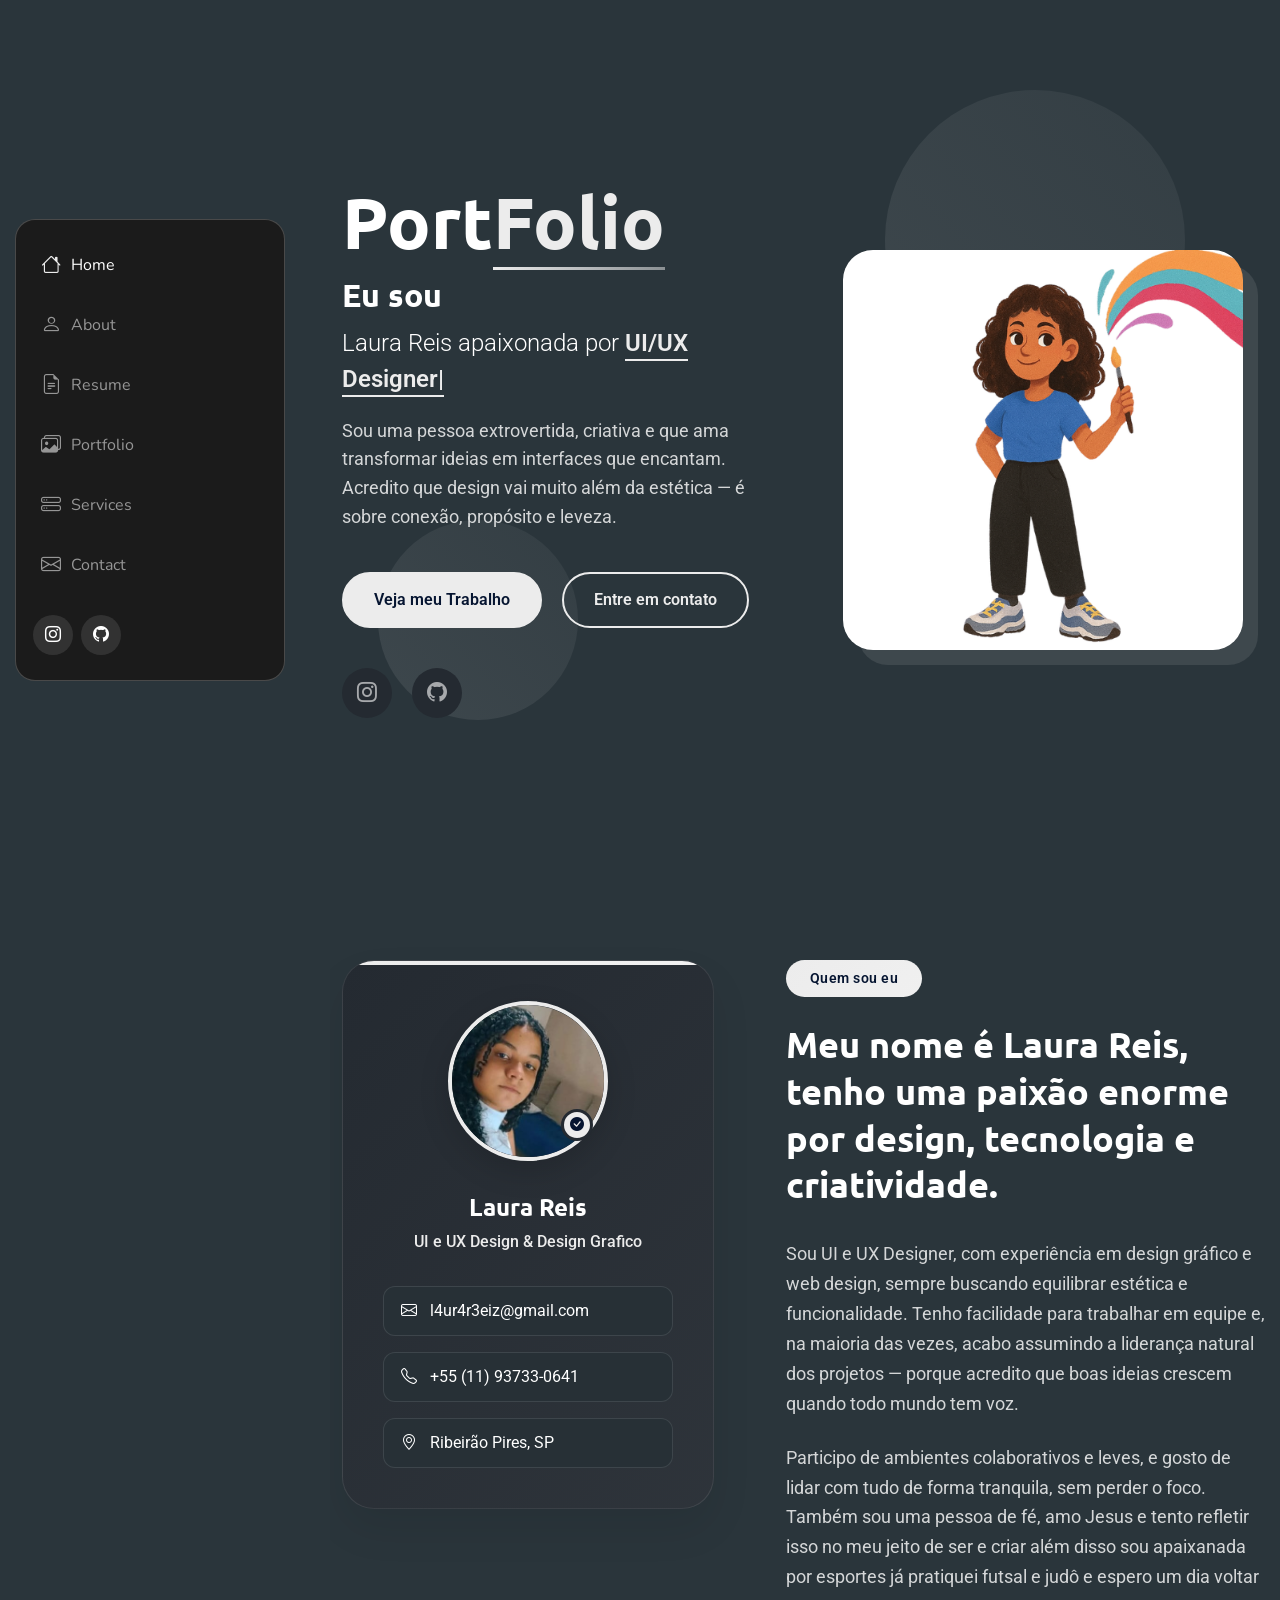
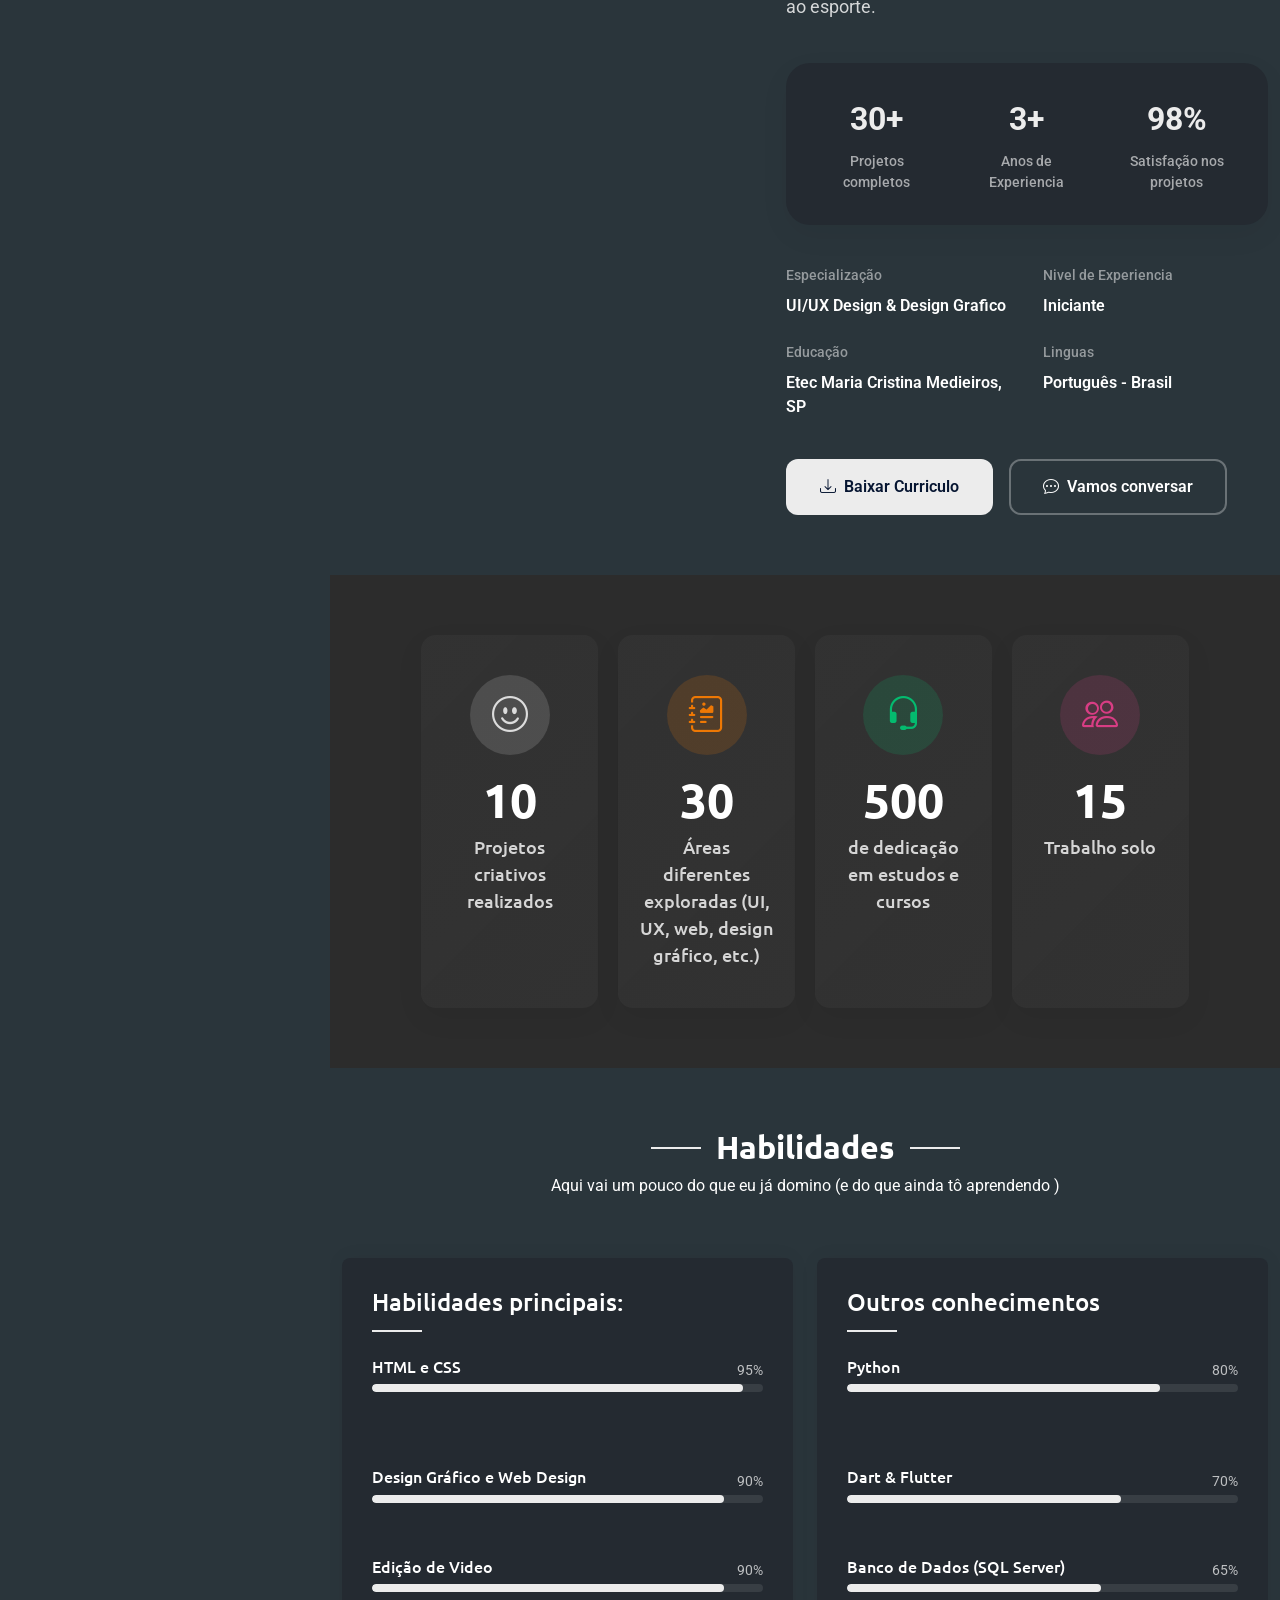
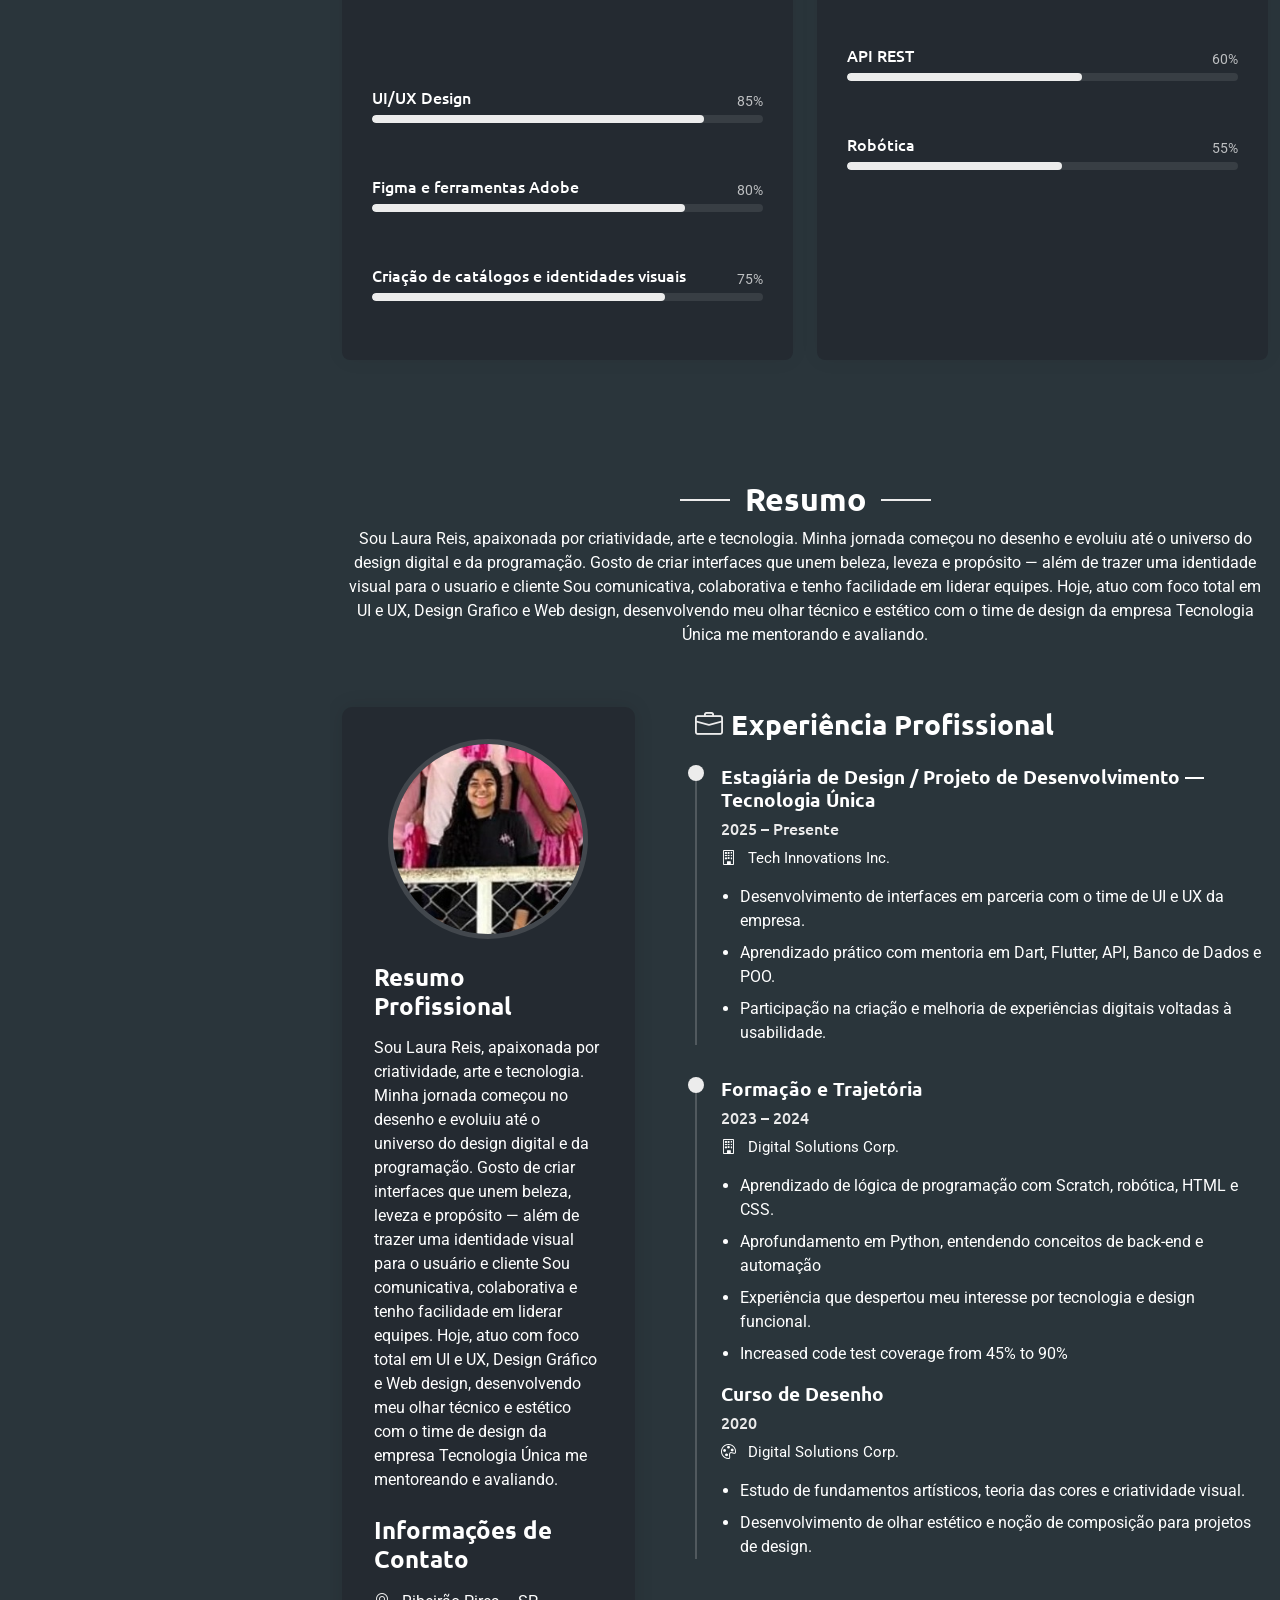
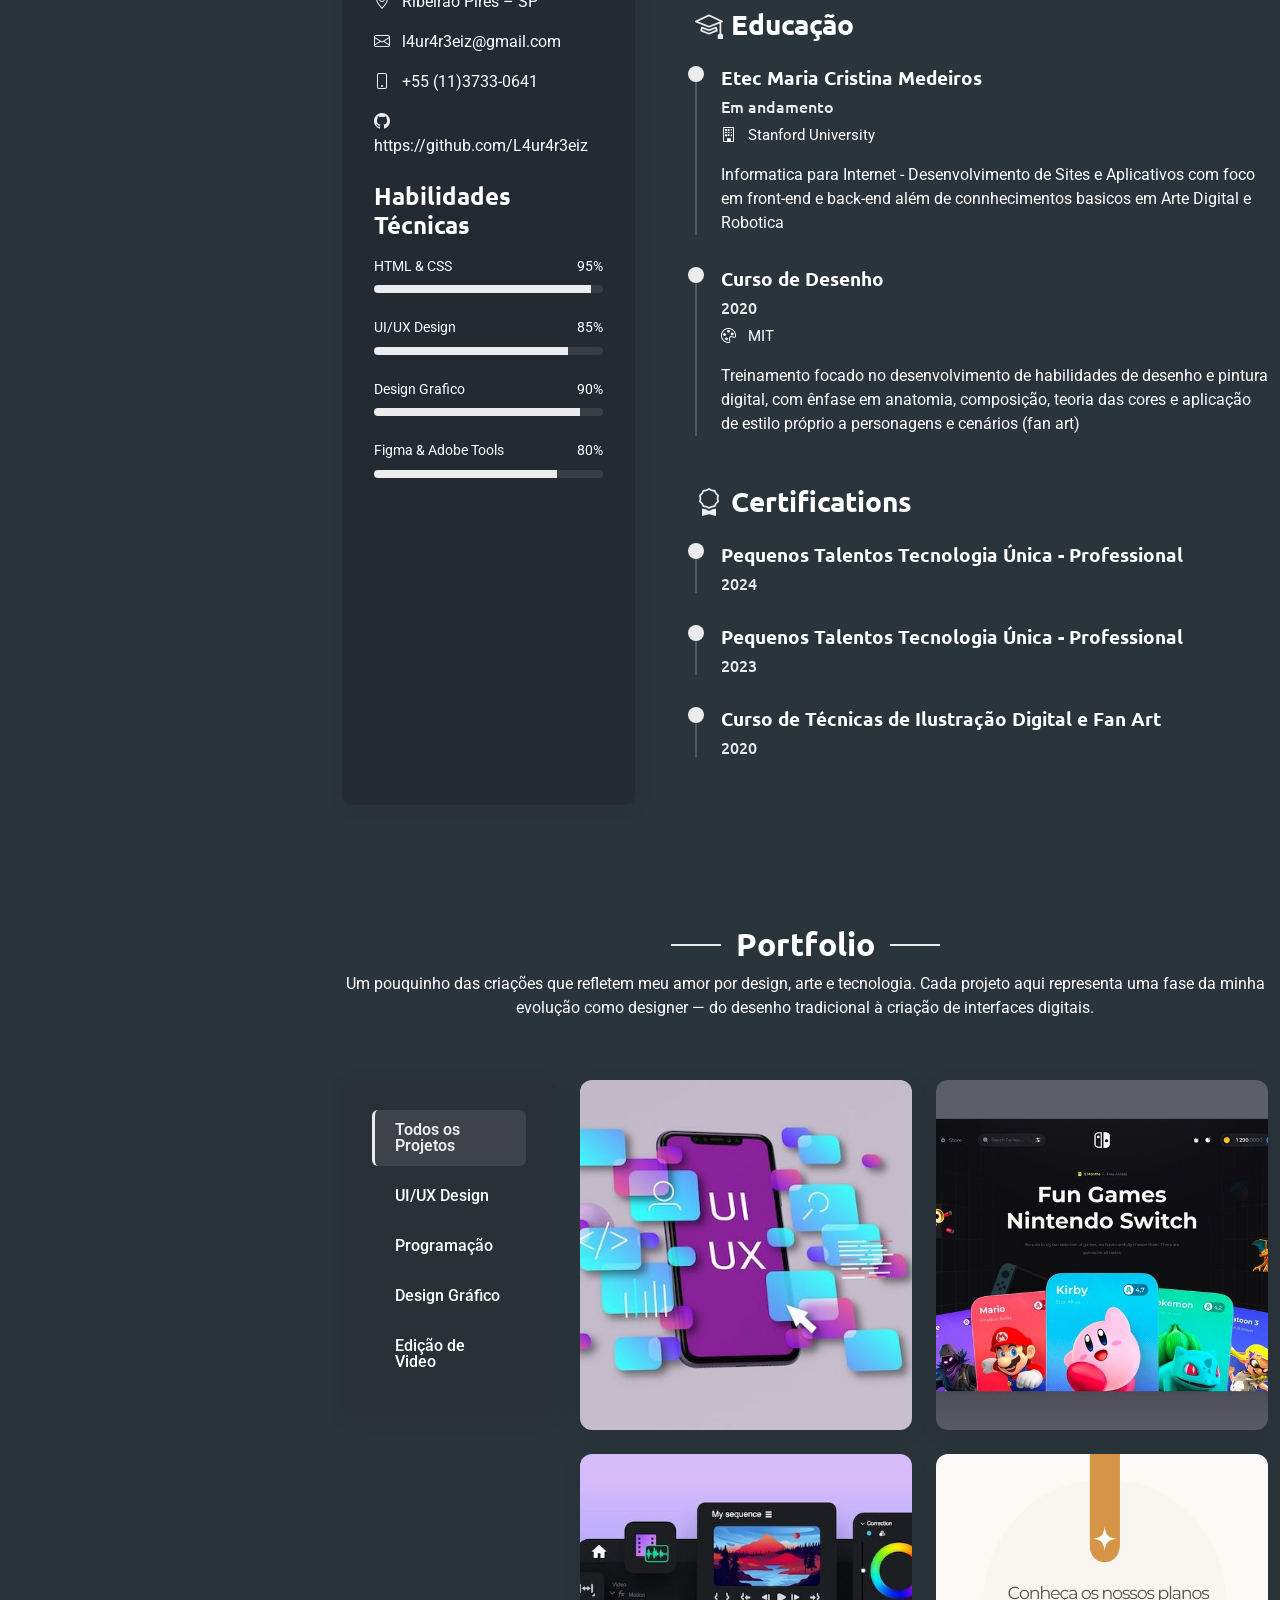
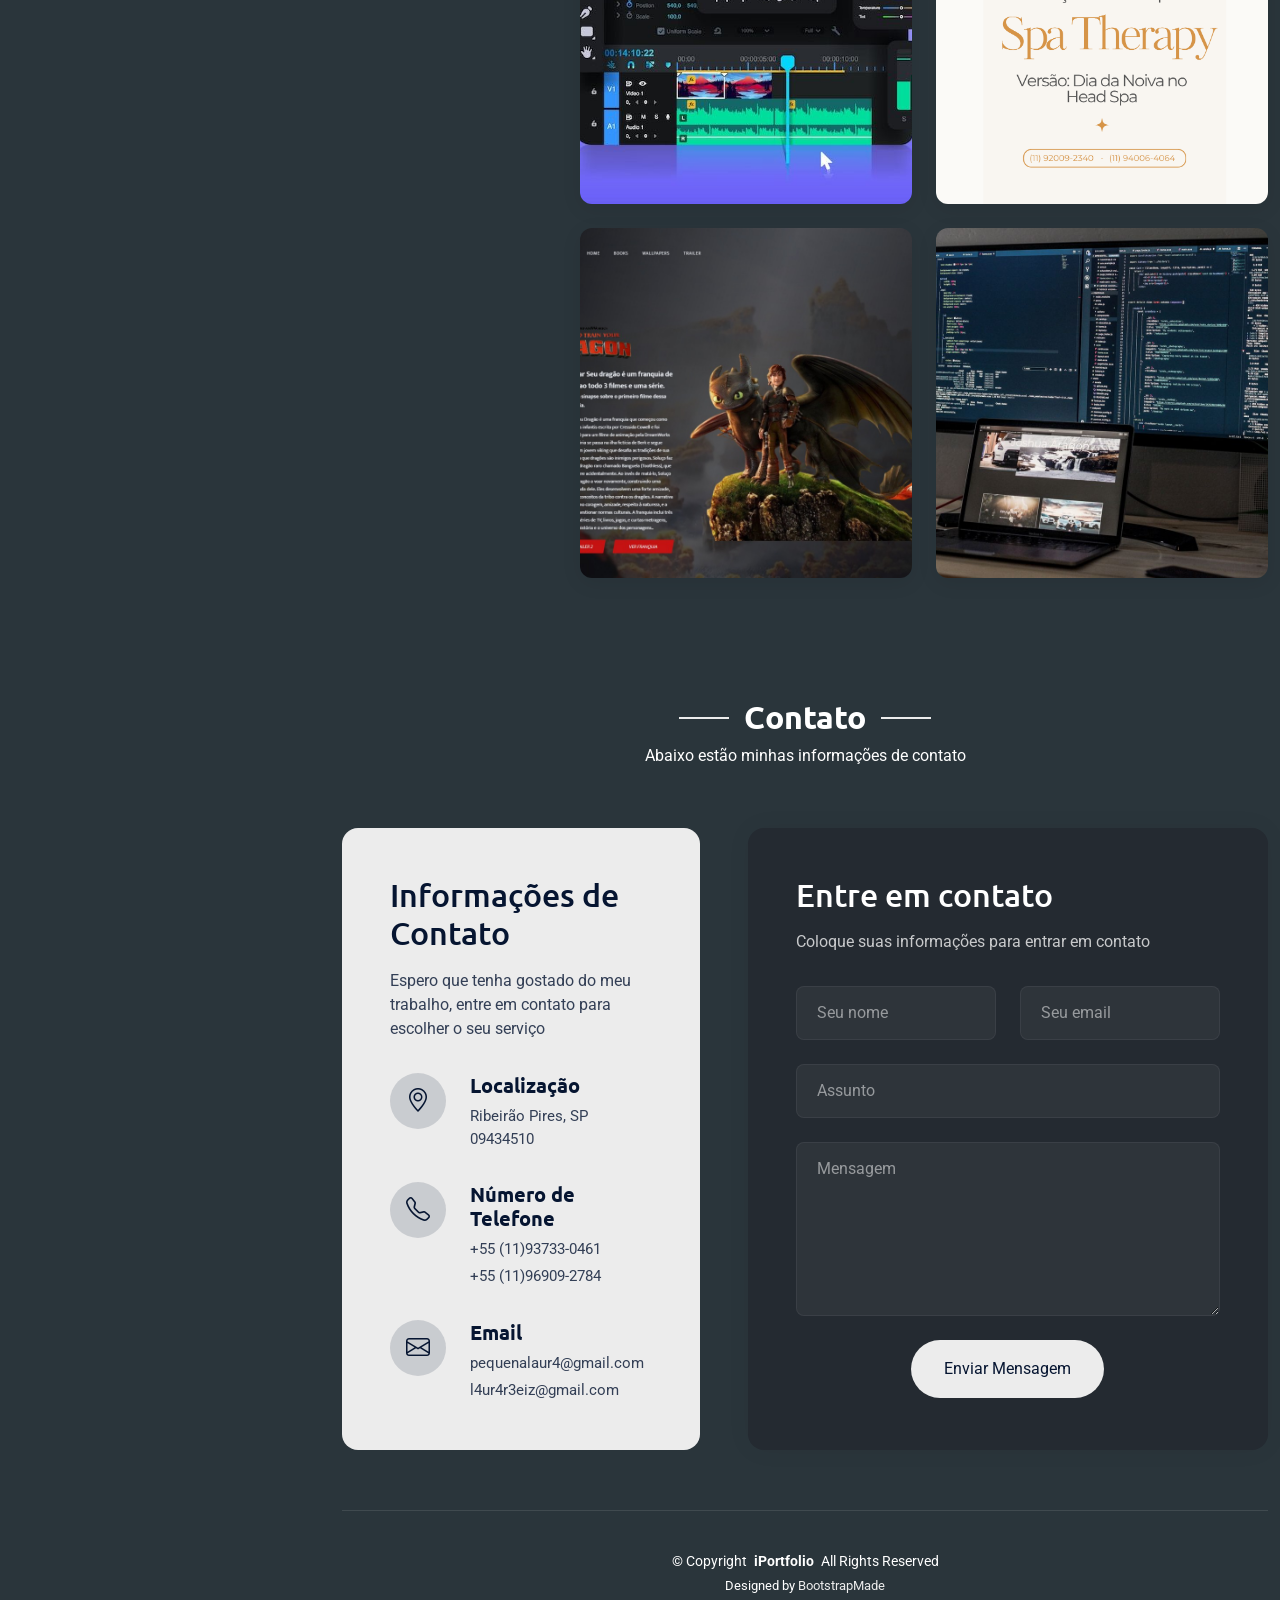
<file: index.html>
<!DOCTYPE html>
<html lang="pt">

<head>
  <meta charset="utf-8">
  <meta content="width=device-width, initial-scale=1.0" name="viewport">
  <title>Index - SnapFolio Bootstrap Template</title>
  <meta name="description" content="">
  <meta name="keywords" content="">

  <!-- Favicons -->
  <link href="assets/img/favicon.png" rel="icon">
  <link href="assets/img/apple-touch-icon.png" rel="apple-touch-icon">

  <!-- Fonts -->
  <link href="https://fonts.googleapis.com" rel="preconnect">
  <link href="https://fonts.gstatic.com" rel="preconnect" crossorigin>
  <link
    href="https://fonts.googleapis.com/css2?family=Roboto:ital,wght@0,100;0,300;0,400;0,500;0,700;0,900;1,100;1,300;1,400;1,500;1,700;1,900&family=Ubuntu:ital,wght@0,300;0,400;0,500;0,700;1,300;1,400;1,500;1,700&family=Nunito:ital,wght@0,200;0,300;0,400;0,500;0,600;0,700;0,800;0,900;1,200;1,300;1,400;1,500;1,600;1,700;1,800;1,900&display=swap"
    rel="stylesheet">

  <!-- Vendor CSS Files -->
  <link href="assets/vendor/bootstrap/css/bootstrap.min.css" rel="stylesheet">
  <link href="assets/vendor/bootstrap-icons/bootstrap-icons.css" rel="stylesheet">
  <link href="assets/vendor/aos/aos.css" rel="stylesheet">
  <link href="assets/vendor/glightbox/css/glightbox.min.css" rel="stylesheet">
  <link href="assets/vendor/swiper/swiper-bundle.min.css" rel="stylesheet">

  <!-- Main CSS File -->
  <link href="assets/css/main.css" rel="stylesheet">

  <!-- =======================================================
  * Template Name: SnapFolio
  * Template URL: https://bootstrapmade.com/snapfolio-bootstrap-portfolio-template/
  * Updated: Jul 21 2025 with Bootstrap v5.3.7
  * Author: BootstrapMade.com
  * License: https://bootstrapmade.com/license/
  ======================================================== -->
</head>

<body class="index-page">

  <header id="header" class="header dark-background d-flex flex-column justify-content-center">
    <i class="header-toggle d-xl-none bi bi-list"></i>

    <div class="header-container d-flex flex-column align-items-start">
      <nav id="navmenu" class="navmenu">
        <ul>
          <li><a href="#hero" class="active"><i class="bi bi-house navicon"></i>Home</a></li>
          <li><a href="#about"><i class="bi bi-person navicon"></i> About</a></li>
          <li><a href="#resume"><i class="bi bi-file-earmark-text navicon"></i> Resume</a></li>
          <li><a href="#portfolio"><i class="bi bi-images navicon"></i> Portfolio</a></li>
          <li><a href="#services"><i class="bi bi-hdd-stack navicon"></i> Services</a></li>
          <li><a href="#contact"><i class="bi bi-envelope navicon"></i> Contact</a></li>
        </ul>
      </nav>

      <div class="social-links text-center">
        <a href="https://www.instagram.com/l4ur4_r3is/" class="instagram"><i class="bi bi-instagram"></i></a>
        <a href="https://github.com/L4ur4r3eiz" class="github"><i class="bi bi-github"></i></a>

      </div>

    </div>

  </header>

  <main class="main">

    <!-- Hero Section -->
    <section id="hero" class="hero section">

      <div class="background-elements">
        <div class="bg-circle circle-1"></div>
        <div class="bg-circle circle-2"></div>
      </div>

      <div class="hero-content">

        <div class="container">
          <div class="row align-items-center">

            <div class="col-lg-6" data-aos="fade-right" data-aos-delay="100">
              <div class="hero-text">
                <h1>Port<span class="accent-text">Folio</span></h1>
                <h2>Eu sou </h2>
                <p class="lead">Laura Reis apaixonada por <span class="typed"
                    data-typed-items="UI/UX Designer, Criatividade, Desenhos, Design Gráfico, Yeshua"></span></p>
                <p class="description">Sou uma pessoa extrovertida, criativa e que ama transformar ideias em interfaces
                  que encantam. Acredito que design vai muito além da estética — é sobre conexão, propósito e leveza.
                </p>

                <div class="hero-actions">
                  <a href="#portfolio" class="btn btn-primary">Veja meu Trabalho</a>
                  <a href="#contact" class="btn btn-outline">Entre em contato</a>
                </div>

                <div class="social-links">

                  <a href="https://www.instagram.com/l4ur4_r3is/" class="instagram"><i class="bi bi-instagram"></i></a>
                  <a href="https://github.com/L4ur4r3eiz" class="github"><i class="bi bi-github"></i></a>

                </div>
              </div>
            </div>

            <div class="col-lg-6" data-aos="fade-left" data-aos-delay="200">
              <div class="hero-visual">
                <div class="profile-container">
                  <div class="profile-background"></div>
                  <img src="assets/img/profile/animação.png" alt="Alexander Chen" class="profile-image">
                </div>
              </div>
            </div>

          </div>
        </div>
      </div>

    </section><!-- /Hero Section -->

    <!-- About Section -->
    <section id="about" class="about section">

      <div class="container" data-aos="fade-up" data-aos-delay="100">

        <div class="row">
          <div class="col-lg-5" data-aos="zoom-in" data-aos-delay="200">
            <div class="profile-card">
              <div class="profile-header">
                <div class="profile-image">
                  <img src="assets/img/profile/eu.jpg" alt="Profile Image" class="img-fluid">
                </div>
                <div class="profile-badge">
                  <i class="bi bi-check-circle-fill"></i>
                </div>
              </div>

              <div class="profile-content">
                <h3>Laura Reis</h3>
                <p class="profession">UI e UX Design &amp; Design Grafico</p>

                <div class="contact-links">
                  <a href="mailto:marcus@example.com" class="contact-item">
                    <i class="bi bi-envelope"></i>
                    l4ur4r3eiz@gmail.com
                  </a>
                  <a href="tel:+15551234567" class="contact-item">
                    <i class="bi bi-telephone"></i>
                    +55 (11) 93733-0641
                  </a>
                  <a href="#" class="contact-item">
                    <i class="bi bi-geo-alt"></i>
                    Ribeirão Pires, SP
                  </a>
                </div>
              </div>
            </div>
          </div>

          <div class="col-lg-7" data-aos="fade-left" data-aos-delay="300">
            <div class="about-content">
              <div class="section-header">
                <span class="badge-text">Quem sou eu</span>
                <h2>Meu nome é Laura Reis, tenho uma paixão enorme por design, tecnologia e criatividade.</h2>
              </div>

              <div class="description">
                <p>Sou UI e UX Designer, com experiência em design gráfico e web design, sempre buscando equilibrar
                  estética e funcionalidade. Tenho facilidade para trabalhar em equipe e, na maioria das vezes, acabo
                  assumindo a liderança natural dos projetos — porque acredito que boas ideias crescem quando todo mundo
                  tem voz.

                <p>Participo de ambientes colaborativos e leves, e gosto de lidar com tudo de forma tranquila, sem
                  perder o foco. Também sou uma pessoa de fé, amo Jesus e tento refletir isso no meu jeito de ser e
                  criar além disso sou apaixanada por esportes já pratiquei futsal e judô e espero um dia voltar ao
                  esporte.</p>
              </div>

              <div class="stats-grid">
                <div class="stat-item">
                  <div class="stat-number">30+</div>
                  <div class="stat-label">Projetos completos</div>
                </div>
                <div class="stat-item">
                  <div class="stat-number">3+</div>
                  <div class="stat-label">Anos de Experiencia</div>
                </div>
                <div class="stat-item">
                  <div class="stat-number">98%</div>
                  <div class="stat-label">Satisfação nos projetos</div>
                </div>
              </div>

              <div class="details-grid">
                <div class="detail-row">
                  <div class="detail-item">
                    <span class="detail-label">Especialização </span>
                    <span class="detail-value">UI/UX Design &amp; Design Grafico </span>
                  </div>
                  <div class="detail-item">
                    <span class="detail-label">Nivel de Experiencia</span>
                    <span class="detail-value">Iniciante</span>
                  </div>
                </div>
                <div class="detail-row">
                  <div class="detail-item">
                    <span class="detail-label">Educação</span>
                    <span class="detail-value">Etec Maria Cristina Medieiros, SP</span>
                  </div>
                  <div class="detail-item">
                    <span class="detail-label">Linguas</span>
                    <span class="detail-value">Português - Brasil</span>
                  </div>
                </div>
              </div>

              <div class="cta-section">
                <a href="#" class="btn btn-primary">
                  <i class="bi bi-download"></i>
                  Baixar Curriculo
                </a>
                <a href="#" class="btn btn-outline">
                  <i class="bi bi-chat-dots"></i>
                  Vamos conversar
                </a>
              </div>
            </div>
          </div>
        </div>

      </div>

    </section><!-- /About Section -->

    <!-- Stats Section -->
    <section id="stats" class="stats section light-background">

      <div class="container" data-aos="fade-up" data-aos-delay="100">

        <div class="row justify-content-center">
          <div class="col-lg-10">
            <div class="stats-wrapper">
              <div class="stats-item" data-aos="zoom-in" data-aos-delay="150">
                <div class="icon-wrapper">
                  <i class="bi bi-emoji-smile"></i>
                </div>
                <span data-purecounter-start="0" data-purecounter-end="10" data-purecounter-duration="1"
                  class="purecounter"></span>
                <p>Projetos criativos realizados</p>
              </div><!-- End Stats Item -->

              <div class="stats-item" data-aos="zoom-in" data-aos-delay="200">
                <div class="icon-wrapper">
                  <i class="bi bi-journal-richtext"></i>
                </div>
                <span data-purecounter-start="0" data-purecounter-end="30" data-purecounter-duration="1"
                  class="purecounter"></span>
                <p>Áreas diferentes exploradas (UI, UX, web, design gráfico, etc.)</p>
              </div><!-- End Stats Item -->

              <div class="stats-item" data-aos="zoom-in" data-aos-delay="250">
                <div class="icon-wrapper">
                  <i class="bi bi-headset"></i>
                </div>
                <span data-purecounter-start="0" data-purecounter-end="500" data-purecounter-duration="1"
                  class="purecounter"></span>
                <p>de dedicação em estudos e cursos</p>
              </div><!-- End Stats Item -->

              <div class="stats-item" data-aos="zoom-in" data-aos-delay="300">
                <div class="icon-wrapper">
                  <i class="bi bi-people"></i>
                </div>
                <span data-purecounter-start="0" data-purecounter-end="15" data-purecounter-duration="1"
                  class="purecounter"></span>
                <p>Trabalho solo</p>
              </div><!-- End Stats Item -->
            </div>
          </div>
        </div>

      </div>

    </section><!-- /Stats Section -->

    <!-- Skills Section -->
    <section id="skills" class="skills section">

      <!-- Section Title -->
      <div class="container section-title" data-aos="fade-up">
        <h2>Habilidades</h2>
        <p>Aqui vai um pouco do que eu já domino (e do que ainda tô aprendendo )</p>
      </div><!-- End Section Title -->

      <div class="container" data-aos="fade-up" data-aos-delay="100">

        <div class="row">
          <div class="col-lg-6">
            <div class="skills-category" data-aos="fade-up" data-aos-delay="200">
              <h3>Habilidades principais:</h3>
              <div class="skills-animation">
                <div class="skill-item">
                  <div class="d-flex justify-content-between align-items-center">
                    <h4>HTML e CSS</h4>
                    <span class="skill-percentage">95%</span>
                  </div>
                  <div class="progress">
                    <div class="progress-bar" role="progressbar" aria-valuenow="95" aria-valuemin="0"
                      aria-valuemax="100"></div>
                  </div>
                  <div class="skill-tooltip">minha base pra dar vida aos layouts. Mais de 3 anos de experiencia</div>
                </div>

                <div class="skill-item">
                  <div class="d-flex justify-content-between align-items-center">
                    <h4>Design Gráfico e Web Design</h4>
                    <span class="skill-percentage">90%</span>
                  </div>
                  <div class="progress">
                    <div class="progress-bar" role="progressbar" aria-valuenow="90" aria-valuemin="0"
                      aria-valuemax="100"></div>
                  </div>
                  <div class="skill-tooltip">amo transformar ideias em visuais criativos.</div>
                </div>

                <div class="skill-item">
                  <div class="d-flex justify-content-between align-items-center">
                    <h4>Edição de Video</h4>
                    <span class="skill-percentage">90%</span>
                  </div>
                  <div class="progress">
                    <div class="progress-bar" role="progressbar" aria-valuenow="90" aria-valuemin="0"
                      aria-valuemax="100"></div>
                  </div>
                  <div class="skill-tooltip"> Quando tem trabalho que envolva essa area a sala opta por mim realizar a edição mostrando uma verdadeira satisfação e sinal de bom Trabalho</div>
                </div>

                <div class="skill-item">
                  <div class="d-flex justify-content-between align-items-center">
                    <h4>UI/UX Design </h4>
                    <span class="skill-percentage">85%</span>
                  </div>
                  <div class="progress">
                    <div class="progress-bar" role="progressbar" aria-valuenow="85" aria-valuemin="0"
                      aria-valuemax="100"></div>
                  </div>
                  <div class="skill-tooltip">foco em criar experiências bonitas e funcionais.</div>
                </div>

                <div class="skill-item">
                  <div class="d-flex justify-content-between align-items-center">
                    <h4>Figma e ferramentas Adobe</h4>
                    <span class="skill-percentage">80%</span>
                  </div>
                  <div class="progress">
                    <div class="progress-bar" role="progressbar" aria-valuenow="80" aria-valuemin="0"
                      aria-valuemax="100"></div>
                  </div>
                  <div class="skill-tooltip">Onde coloco toda minha criatividade em prática.</div>
                </div>

                <div class="skill-item">
                  <div class="d-flex justify-content-between align-items-center">
                    <h4>Criação de catálogos e identidades visuais</h4>
                    <span class="skill-percentage">75%</span>
                  </div>
                  <div class="progress">
                    <div class="progress-bar" role="progressbar" aria-valuenow="75" aria-valuemin="0"
                      aria-valuemax="100"></div>
                  </div>
                  <div class="skill-tooltip">Gosto de construir marcas com propósito.</div>
                </div>

              </div>
            </div><!-- End Frontend Skills -->
          </div>

          <div class="col-lg-6">
            <div class="skills-category" data-aos="fade-up" data-aos-delay="300">
              <h3>Outros conhecimentos</h3>
              <div class="skills-animation">
                <div class="skill-item">
                  <div class="d-flex justify-content-between align-items-center">
                    <h4>Python</h4>
                    <span class="skill-percentage">80%</span>
                  </div>
                  <div class="progress">
                    <div class="progress-bar" role="progressbar" aria-valuenow="80" aria-valuemin="0"
                      aria-valuemax="100"></div>
                  </div>
                  <div class="skill-tooltip">Iniciei no projeto Pequenos talentos e dou continuidade da aprendizagem na
                    Etec MCM .</div>
                </div>

                <div class="skill-item">
                  <div class="d-flex justify-content-between align-items-center">
                    <h4>Dart & Flutter</h4>
                    <span class="skill-percentage">70%</span>
                  </div>
                  <div class="progress">
                    <div class="progress-bar" role="progressbar" aria-valuenow="70" aria-valuemin="0"
                      aria-valuemax="100"></div>
                  </div>
                  <div class="skill-tooltip">Experiência com app de quiz.</div>
                </div>

                <div class="skill-item">
                  <div class="d-flex justify-content-between align-items-center">
                    <h4>Banco de Dados (SQL Server)</h4>
                    <span class="skill-percentage">65%</span>
                  </div>
                  <div class="progress">
                    <div class="progress-bar" role="progressbar" aria-valuenow="65" aria-valuemin="0"
                      aria-valuemax="100"></div>
                  </div>
                  <div class="skill-tooltip">Basico em organização de dados e diagramação.</div>
                </div>

                <div class="skill-item">
                  <div class="d-flex justify-content-between align-items-center">
                    <h4>API REST</h4>
                    <span class="skill-percentage">60%</span>
                  </div>
                  <div class="progress">
                    <div class="progress-bar" role="progressbar" aria-valuenow="60" aria-valuemin="0"
                      aria-valuemax="100"></div>
                  </div>
                  <div class="skill-tooltip">Montei a API de um app</div>
                </div>

                <div class="skill-item">
                  <div class="d-flex justify-content-between align-items-center">
                    <h4>Robótica</h4>
                    <span class="skill-percentage">55%</span>
                  </div>
                  <div class="progress">
                    <div class="progress-bar" role="progressbar" aria-valuenow="55" aria-valuemin="0"
                      aria-valuemax="100"></div>
                  </div>
                  <div class="skill-tooltip">Aprendizados do projeto Pequenos Talentos fiz a montagem de um carrinho
                    para uma competição usando arduino.</div>
                </div>

              </div>
            </div><!-- End Backend Skills -->
          </div>
        </div>

      </div>

    </section><!-- /Skills Section -->

    <!-- Resume Section -->
    <section id="resume" class="resume section">

      <!-- Section Title -->
      <div class="container section-title" data-aos="fade-up">
        <h2>Resumo</h2>
        <p>Sou Laura Reis, apaixonada por criatividade, arte e tecnologia.
          Minha jornada começou no desenho e evoluiu até o universo do design digital e da programação. Gosto de criar
          interfaces que unem beleza, leveza e propósito — além de trazer uma identidade visual para o usuario e cliente

          Sou comunicativa, colaborativa e tenho facilidade em liderar equipes. Hoje, atuo com foco total em UI e UX,
          Design Grafico e Web design, desenvolvendo meu olhar técnico e estético com o time de design da empresa
          Tecnologia Única me mentorando e avaliando.</p>
      </div><!-- End Section Title -->

      <div class="container" data-aos="fade-up" data-aos-delay="100">

        <div class="row gy-4">
          <!-- Left column with summary and contact -->
          <div class="col-lg-4">
            <div class="resume-side" data-aos="fade-right" data-aos-delay="100">
              <div class="profile-img mb-4">
                <img src="assets/img/profile/eu2.jpg" alt="Profile" class="img-fluid">
              </div>

              <h3>Resumo Profissional</h3>
              <p>Sou Laura Reis, apaixonada por criatividade, arte e tecnologia.
                Minha jornada começou no desenho e evoluiu até o universo do design digital e da programação. Gosto de
                criar interfaces que unem beleza, leveza e propósito — além de trazer uma identidade visual para o
                usuário e cliente

                Sou comunicativa, colaborativa e tenho facilidade em liderar equipes. Hoje, atuo com foco total em UI e
                UX, Design Gráfico e Web design, desenvolvendo meu olhar técnico e estético com o time de design da
                empresa Tecnologia Única me mentoreando e avaliando.</p>

              <h3 class="mt-4">Informações de Contato</h3>
              <ul class="contact-info list-unstyled">
                <li><i class="bi bi-geo-alt"></i> Ribeirão Pires – SP</li>
                <li><i class="bi bi-envelope"></i> l4ur4r3eiz@gmail.com</li>
                <li><i class="bi bi-phone"></i> +55 (11)3733-0641</li>
                <li><i class="bi bi-github"></i>https://github.com/L4ur4r3eiz </li>
              </ul>

              <div class="skills-animation mt-4">
                <h3>Habilidades Técnicas</h3>
                <div class="skill-item">
                  <div class="d-flex justify-content-between">
                    <span>HTML & CSS</span>
                    <span>95%</span>
                  </div>
                  <div class="progress">
                    <div class="progress-bar" role="progressbar" aria-valuenow="95" aria-valuemin="0"
                      aria-valuemax="100"></div>
                  </div>
                </div>

                <div class="skill-item">
                  <div class="d-flex justify-content-between">
                    <span>UI/UX Design</span>
                    <span>85%</span>
                  </div>
                  <div class="progress">
                    <div class="progress-bar" role="progressbar" aria-valuenow="85" aria-valuemin="0"
                      aria-valuemax="100"></div>
                  </div>
                </div>

                <div class="skill-item">
                  <div class="d-flex justify-content-between">
                    <span>Design Grafico</span>
                    <span>90%</span>
                  </div>
                  <div class="progress">
                    <div class="progress-bar" role="progressbar" aria-valuenow="90" aria-valuemin="0"
                      aria-valuemax="100"></div>
                  </div>
                </div>

                <div class="skill-item">
                  <div class="d-flex justify-content-between">
                    <span>Figma & Adobe Tools</span>
                    <span>80%</span>
                  </div>
                  <div class="progress">
                    <div class="progress-bar" role="progressbar" aria-valuenow="80" aria-valuemin="0"
                      aria-valuemax="100"></div>
                  </div>
                </div>
              </div>
            </div>
          </div>

          <!-- Right column with experience and education -->
          <div class="col-lg-8 ps-4 ps-lg-5">
            <!-- Experience Section -->
            <div class="resume-section" data-aos="fade-up">
              <h3><i class="bi bi-briefcase me-2"></i>Experiência Profissional</h3>

              <div class="resume-item">
                <h4>Estagiária de Design / Projeto de Desenvolvimento — Tecnologia Única</h4>
                <h5>2025 – Presente</h5>
                <p class="company"><i class="bi bi-building"></i> Tech Innovations Inc.</p>
                <ul>
                  <li>Desenvolvimento de interfaces em parceria com o time de UI e UX da empresa.</li>
                  <li>Aprendizado prático com mentoria em Dart, Flutter, API, Banco de Dados e POO.</li>
                  <li>Participação na criação e melhoria de experiências digitais voltadas à usabilidade.</li>

                </ul>
              </div>

              <div class="resume-item">
                <h4>Formação e Trajetória</h4>
                <h5>2023 – 2024</h5>
                <p class="company"><i class="bi bi-building"></i> Digital Solutions Corp.</p>
                <ul>
                  <li>Aprendizado de lógica de programação com Scratch, robótica, HTML e CSS.</li>
                  <li>Aprofundamento em Python, entendendo conceitos de back-end e automação</li>
                  <li>Experiência que despertou meu interesse por tecnologia e design funcional.</li>
                  <li>Increased code test coverage from 45% to 90%</li>
                </ul>
                <h4>Curso de Desenho</h4>
                <h5>2020</h5>
                <p class="company"><i class="bi bi-palette"></i> Digital Solutions Corp.</p>
                <ul>
                  <li>Estudo de fundamentos artísticos, teoria das cores e criatividade visual.</li>
                  <li>Desenvolvimento de olhar estético e noção de composição para projetos de design.</li>
                </ul>
              </div>
            </div>

            <!-- Education Section -->
            <div class="resume-section" data-aos="fade-up" data-aos-delay="100">
              <h3><i class="bi bi-mortarboard me-2"></i>Educação</h3>

              <div class="resume-item">
                <h4>Etec Maria Cristina Medeiros</h4>
                <h5>Em andamento</h5>
                <p class="company"><i class="bi bi-building"></i> Stanford University</p>
                <p>Informatica para Internet - Desenvolvimento de Sites e Aplicativos com foco em front-end e back-end
                  além de connhecimentos basicos em Arte Digital e Robotica </p>
              </div>

              <div class="resume-item">
                <h4>Curso de Desenho</h4>
                <h5>2020</h5>
                <p class="company"><i class="bi bi-palette"></i> MIT</p>
                <p>Treinamento focado no desenvolvimento de habilidades de desenho e pintura digital, com ênfase em
                  anatomia, composição, teoria das cores e aplicação de estilo próprio a personagens e cenários (fan
                  art)</p>
              </div>
            </div>

            <!-- Certifications Section -->
            <div class="resume-section" data-aos="fade-up" data-aos-delay="200">
              <h3><i class="bi bi-award me-2"></i>Certifications</h3>

              <div class="resume-item">
                <h4>Pequenos Talentos Tecnologia Única - Professional</h4>
                <h5>2024</h5>
              </div>

              <div class="resume-item">
                <h4>Pequenos Talentos Tecnologia Única - Professional</h4>
                <h5>2023</h5>
              </div>

              <div class="resume-item">
                <h4>Curso de Técnicas de Ilustração Digital e Fan Art</h4>
                <h5>2020</h5>
              </div>
            </div>
          </div>
        </div>

      </div>

    </section><!-- /Resume Section -->

    <!-- Portfolio Section -->
    <section id="portfolio" class="portfolio section">

      <!-- Section Title -->
      <div class="container section-title" data-aos="fade-up">
        <h2>Portfolio</h2>
        <p>Um pouquinho das criações que refletem meu amor por design, arte e tecnologia.
          Cada projeto aqui representa uma fase da minha evolução como designer — do desenho tradicional à criação de
          interfaces digitais.</p>
      </div><!-- End Section Title -->

      <div class="container" data-aos="fade-up" data-aos-delay="100">

        <div class="isotope-layout" data-default-filter="*" data-layout="masonry" data-sort="original-order">

          <div class="row">
            <div class="col-lg-3 filter-sidebar">
              <div class="filters-wrapper" data-aos="fade-right" data-aos-delay="150">
                <ul class="portfolio-filters isotope-filters">
                  <li data-filter="*" class="filter-active">Todos os Projetos</li>
                  <li data-filter=".filter-photography">UI/UX Design</li>
                  <li data-filter=".filter-design">Programação</li>
                  <li data-filter=".filter-automotive">Design Gráfico</li>
                  <li data-filter=".filter-nature">Edição de Video</li>
                </ul>
              </div>
            </div>

            <div class="col-lg-9">
              <div class="row gy-4 portfolio-container isotope-container" data-aos="fade-up" data-aos-delay="200">

                <div class="col-lg-6 col-md-6 portfolio-item isotope-item filter-photography">
                  <div class="portfolio-wrap">
                    <img src="assets/img/portfolio/projeto1.0.jpg" class="img-fluid" alt="Portfolio Image"
                      loading="lazy">
                    <div class="portfolio-info">
                      <div class="content">
                        <span class="category">UI/UX Design</span>
                        <h4>Projetos</h4>
                        <div class="portfolio-links">
                          <a href="assets/img/portfolio/projeto1.0.jpg" class="glightbox"
                            title="Capturing Moments"><i class="bi bi-plus-lg"></i></a>
                          <a href="portfolio-details.html" title="More Details"><i class="bi bi-arrow-right"></i></a>
                        </div>
                      </div>
                    </div>
                  </div>
                </div><!-- End Portfolio Item -->

                <div class="col-lg-6 col-md-6 portfolio-item isotope-item filter-design">
                  <div class="portfolio-wrap">
                    <img src="assets/img/portfolio/projeto2.jpg" class="img-fluid" alt="Portfolio Image"
                      loading="lazy">
                    <div class="portfolio-info">
                      <div class="content">
                        <span class="category">Web Design</span>
                        <h4>Veja meus layouts</h4>
                        <div class="portfolio-links">
                          <a href="assets/img/portfolio/projeto2.jpg" class="glightbox" title="Woodcraft Design"><i
                              class="bi bi-plus-lg"></i></a>
                          <a href="portfolio-details.html" title="More Details"><i class="bi bi-arrow-right"></i></a>
                        </div>
                      </div>
                    </div>
                  </div>
                </div><!-- End Portfolio Item -->

                <div class="col-lg-6 col-md-6 portfolio-item isotope-item filter-nature">
                  <div class="portfolio-wrap">
                    <img src="assets/img/portfolio/projeto3.jpg" class="img-fluid" alt="Portfolio Image"
                      loading="lazy">
                    <div class="portfolio-info">
                      <div class="content">
                        <span class="category">Edição de Video</span>
                        <h4>Veja meus videos</h4>
                        <div class="portfolio-links">
                          <a href="assets/img/portfolio/projeto3.jpg" class="glightbox"
                            title="Classic Beauty"><i class="bi bi-plus-lg"></i></a>
                          <a href="portfolio-details.html" title="More Details"><i class="bi bi-arrow-right"></i></a>
                        </div>
                      </div>
                    </div>
                  </div>
                </div><!-- End Portfolio Item -->

                <div class="col-lg-6 col-md-6 portfolio-item isotope-item filter-automotive">
                  <div class="portfolio-wrap">
                    <img src="assets/img/portfolio/projeto4.png" class="img-fluid" alt="Portfolio Image"
                      loading="lazy">
                    <div class="portfolio-info">
                      <div class="content">
                        <span class="category">Design Grafico</span>
                        <h4>Veja meus projetos de Design Grafico</h4>
                        <div class="portfolio-links">
                          <a href="assets/img/portfolio/projeto4.png" class="glightbox"
                            title="Natural Growth"><i class="bi bi-plus-lg"></i></a>
                          <a href="portfolio-details.html" title="More Details"><i class="bi bi-arrow-right"></i></a>
                        </div>
                      </div>
                    </div>
                  </div>
                </div><!-- End Portfolio Item -->

                <div class="col-lg-6 col-md-6 portfolio-item isotope-item filter-design">
                  <div class="portfolio-wrap">
                    <img src="assets/img/portfolio/projeto5.jpg" class="img-fluid" alt="Portfolio Image"
                      loading="lazy">
                    <div class="portfolio-info">
                      <div class="content">
                        <span class="category">HTML e CSS</span>
                        <h4>Meus Sites</h4>
                        <div class="portfolio-links">
                          <a href="assets/img/portfolio/projeto5.jpg" class="glightbox" title="Urban Stories"><i
                              class="bi bi-plus-lg"></i></a>
                          <a href="portfolio-details.html" title="More Details"><i class="bi bi-arrow-right"></i></a>
                        </div>
                      </div>
                    </div>
                  </div>
                </div><!-- End Portfolio Item -->

                <div class="col-lg-6 col-md-6 portfolio-item isotope-item filter-design">
                  <div class="portfolio-wrap">
                    <img src="assets/img/portfolio/projeto6.jpg" class="img-fluid" alt="Portfolio Image"
                      loading="lazy">
                    <div class="portfolio-info">
                      <div class="content">
                        <span class="category">Outros Projetos</span>
                        <h4>Back-end</h4>
                        <div class="portfolio-links">
                          <a href="assets/img/portfolio/projeto6.jpg" class="glightbox"
                            title="Digital Experience"><i class="bi bi-plus-lg"></i></a>
                          <a href="portfolio-details.html" title="More Details"><i class="bi bi-arrow-right"></i></a>
                        </div>
                      </div>
                    </div>
                  </div>
                </div><!-- End Portfolio Item -->

              </div><!-- End Portfolio Container -->
            </div>
          </div>

        </div>

      </div>

    </section><!-- /Portfolio Section -->

    <!-- Services Section
     *\<section id="services" class="services section">

      Section Title 
      <div class="container section-title" data-aos="fade-up">
        <h2>Services</h2>
        <p>Necessitatibus eius consequatur ex aliquid fuga eum quidem sint consectetur velit</p>
      </div> End Section Title 

      <div class="container" data-aos="fade-up" data-aos-delay="100">

        <div class="service-header">
          <div class="row align-items-center">
            <div class="col-lg-8 col-md-12">
              <div class="service-intro">
                <h2 class="service-heading">
                  <div>Innovative business</div>
                  <div><span>performance solutions</span></div>
                </h2>
              </div>
            </div>
            <div class="col-lg-4 col-md-12">
              <div class="service-summary">
                <p>
                  We integrate forward-thinking strategies, creative approaches, and state-of-the-art technologies to
                  deliver exceptional customer experiences that drive growth and engage target markets.
                </p>
                <a href="services.html" class="service-btn">
                  View All Services
                  <i class="bi bi-arrow-right"></i>
                </a>
              </div>
            </div>
          </div>
        </div>

        <div class="row justify-content-center">
          <div class="col-lg-4 col-md-6" data-aos="fade-up" data-aos-delay="100">
            <div class="service-card position-relative z-1">
              <div class="service-icon">
                <i class="bi bi-palette"></i>
              </div>
              <a href="service-details.html"
                class="card-action d-flex align-items-center justify-content-center rounded-circle">
                <i class="bi bi-arrow-up-right"></i>
              </a>
              <h3>
                <a href="service-details.html">
                  Creative <span>branding</span>
                </a>
              </h3>
              <p>
                Nulla facilisi. Maecenas eget magna neque. Suspendisse potenti. Curabitur eleifend nisi non magna
                vulputate, vel condimentum libero tempus. Proin consectetur feugiat diam.
              </p>
            </div>
          </div>
          <div class="col-lg-4 col-md-6" data-aos="fade-up" data-aos-delay="200">
            <div class="service-card position-relative z-1">
              <div class="service-icon">
                <i class="bi bi-gem"></i>
              </div>
              <a href="service-details.html"
                class="card-action d-flex align-items-center justify-content-center rounded-circle">
                <i class="bi bi-arrow-up-right"></i>
              </a>
              <h3>
                <a href="service-details.html">
                  Design <span>systems</span>
                </a>
              </h3>
              <p>
                Praesent euismod varius tellus, vel bibendum nunc interdum at. Donec vehicula diam vel metus venenatis
                convallis. Aliquam erat volutpat. Etiam viverra magna sit amet.
              </p>
            </div>
          </div>
          <div class="col-lg-4 col-md-6" data-aos="fade-up" data-aos-delay="300">
            <div class="service-card position-relative z-1">
              <div class="service-icon">
                <i class="bi bi-megaphone"></i>
              </div>
              <a href="service-details.html"
                class="card-action d-flex align-items-center justify-content-center rounded-circle">
                <i class="bi bi-arrow-up-right"></i>
              </a>
              <h3>
                <a href="service-details.html">
                  Marketing <span>strategies</span>
                </a>
              </h3>
              <p>
                Vivamus tempor velit id magna dictum, sed fermentum nisi faucibus. Integer nec pretium sapien. Fusce
                tincidunt ligula et purus consequat, ac pellentesque nulla eleifend.
              </p>
            </div>
          </div>
          <div class="col-lg-4 col-md-6" data-aos="fade-up" data-aos-delay="100">
            <div class="service-card position-relative z-1">
              <div class="service-icon">
                <i class="bi bi-code-slash"></i>
              </div>
              <a href="service-details.html"
                class="card-action d-flex align-items-center justify-content-center rounded-circle">
                <i class="bi bi-arrow-up-right"></i>
              </a>
              <h3>
                <a href="service-details.html">
                  Digital <span>platforms</span>
                </a>
              </h3>
              <p>
                Cras fermentum odio eu feugiat malesuada. Vestibulum ante ipsum primis in faucibus orci luctus et
                accumsan cursus. Morbi placerat nulla vel nunc viverra accumsan.
              </p>
            </div>
          </div>
          <div class="col-lg-4 col-md-6" data-aos="fade-up" data-aos-delay="200">
            <div class="service-card position-relative z-1">
              <div class="service-icon">
                <i class="bi bi-graph-up"></i>
              </div>
              <a href="service-details.html"
                class="card-action d-flex align-items-center justify-content-center rounded-circle">
                <i class="bi bi-arrow-up-right"></i>
              </a>
              <h3>
                <a href="service-details.html">
                  Growth <span>acceleration</span>
                </a>
              </h3>
              <p>
                Aenean vel augue vel nisi bibendum posuere. Phasellus in lacus quis urna sodales dignissim. Duis aliquam
                libero eget risus facilisis. Quisque eget libero vel nisl fringilla.
              </p>
            </div>
          </div>
          <div class="col-lg-4 col-md-6" data-aos="fade-up" data-aos-delay="300">
            <div class="service-card position-relative z-1">
              <div class="service-icon">
                <i class="bi bi-camera-video"></i>
              </div>
              <a href="service-details.html"
                class="card-action d-flex align-items-center justify-content-center rounded-circle">
                <i class="bi bi-arrow-up-right"></i>
              </a>
              <h3>
                <a href="service-details.html">
                  Media <span>solutions</span>
                </a>
              </h3>
              <p>
                Etiam efficitur lacus in diam finibus, nec ultrices est sagittis. Maecenas elementum magna sed risus
                faucibus, nec commodo purus facilisis. Vestibulum accumsan magna.
              </p>
            </div>
          </div>
        </div>

      </div>

    </section> /Services Section

     Testimonials Section 
    <section id="testimonials" class="testimonials section light-background">

      <!-- Section Title 
      <div class="container section-title" data-aos="fade-up">
        <h2>Testimonials</h2>
        <p>Necessitatibus eius consequatur ex aliquid fuga eum quidem sint consectetur velit</p>
      </div><!-- End Section Title 

      <div class="container">

        <div class="testimonial-masonry">

          <div class="testimonial-item" data-aos="fade-up">
            <div class="testimonial-content">
              <div class="quote-pattern">
                <i class="bi bi-quote"></i>
              </div>
              <p>Implementing innovative strategies has revolutionized our approach to market challenges and competitive
                positioning.</p>
              <div class="client-info">
                <div class="client-image">
                  <img src="assets/img/person/person-f-7.webp" alt="Client">
                </div>
                <div class="client-details">
                  <h3>Rachel Bennett</h3>
                  <span class="position">Strategy Director</span>
                </div>
              </div>
            </div>
          </div>

          <div class="testimonial-item highlight" data-aos="fade-up" data-aos-delay="100">
            <div class="testimonial-content">
              <div class="quote-pattern">
                <i class="bi bi-quote"></i>
              </div>
              <p>Exceptional service delivery and innovative solutions have transformed our business operations, leading
                to remarkable growth and enhanced customer satisfaction across all touchpoints.</p>
              <div class="client-info">
                <div class="client-image">
                  <img src="assets/img/person/person-m-7.webp" alt="Client">
                </div>
                <div class="client-details">
                  <h3>Daniel Morgan</h3>
                  <span class="position">Chief Innovation Officer</span>
                </div>
              </div>
            </div>
          </div>

          <div class="testimonial-item" data-aos="fade-up" data-aos-delay="200">
            <div class="testimonial-content">
              <div class="quote-pattern">
                <i class="bi bi-quote"></i>
              </div>
              <p>Strategic partnership has enabled seamless digital transformation and operational excellence.</p>
              <div class="client-info">
                <div class="client-image">
                  <img src="assets/img/person/person-f-8.webp" alt="Client">
                </div>
                <div class="client-details">
                  <h3>Emma Thompson</h3>
                  <span class="position">Digital Lead</span>
                </div>
              </div>
            </div>
          </div>

          <div class="testimonial-item" data-aos="fade-up" data-aos-delay="300">
            <div class="testimonial-content">
              <div class="quote-pattern">
                <i class="bi bi-quote"></i>
              </div>
              <p>Professional expertise and dedication have significantly improved our project delivery timelines and
                quality metrics.</p>
              <div class="client-info">
                <div class="client-image">
                  <img src="assets/img/person/person-m-8.webp" alt="Client">
                </div>
                <div class="client-details">
                  <h3>Christopher Lee</h3>
                  <span class="position">Technical Director</span>
                </div>
              </div>
            </div>
          </div>

          <div class="testimonial-item highlight" data-aos="fade-up" data-aos-delay="400">
            <div class="testimonial-content">
              <div class="quote-pattern">
                <i class="bi bi-quote"></i>
              </div>
              <p>Collaborative approach and industry expertise have revolutionized our product development cycle,
                resulting in faster time-to-market and increased customer engagement levels.</p>
              <div class="client-info">
                <div class="client-image">
                  <img src="assets/img/person/person-f-9.webp" alt="Client">
                </div>
                <div class="client-details">
                  <h3>Olivia Carter</h3>
                  <span class="position">Product Manager</span>
                </div>
              </div>
            </div>
          </div>

          <div class="testimonial-item" data-aos="fade-up" data-aos-delay="500">
            <div class="testimonial-content">
              <div class="quote-pattern">
                <i class="bi bi-quote"></i>
              </div>
              <p>Innovative approach to user experience design has significantly enhanced our platform's engagement
                metrics and customer retention rates.</p>
              <div class="client-info">
                <div class="client-image">
                  <img src="assets/img/person/person-m-13.webp" alt="Client">
                </div>
                <div class="client-details">
                  <h3>Nathan Brooks</h3>
                  <span class="position">UX Director</span>
                </div>
              </div>
            </div>
          </div>

        </div>

      </div>

    </section> /Testimonials Section -->
<!-- 
    Essa Parte eu comentei por que no momento não tenho depoimentos para colocar mas no futuro pretendo adicionar
    quando já estiver mais experiente na área. Afinal é onde quero seguir minha carreira. -->

     
       
    <!-- Contact Section -->
    <section id="contact" class="contact section">

      <!-- Section Title -->
      <div class="container section-title" data-aos="fade-up">
        <h2>Contato</h2>
        <p>Abaixo estão minhas informações de contato</p>
      </div><!-- End Section Title -->

      <div class="container">

        <div class="row g-4 g-lg-5">
          <div class="col-lg-5">
            <div class="info-box">
              <h3>Informações de Contato</h3>
              <p> Espero que tenha gostado do meu trabalho, entre em contato para escolher o seu serviço
              </p>

              <div class="info-item">
                <div class="icon-box">
                  <i class="bi bi-geo-alt"></i>
                </div>
                <div class="content">
                  <h4>Localização</h4>
                  <p>Ribeirão Pires, SP  09434510</p>
                </div>
              </div>

              <div class="info-item">
                <div class="icon-box">
                  <i class="bi bi-telephone"></i>
                </div>
                <div class="content">
                  <h4>Número de Telefone</h4>
                  <p>+55 (11)93733-0461</p>
                  <p>+55 (11)96909-2784</p>
                </div>
              </div>

              <div class="info-item">
                <div class="icon-box">
                  <i class="bi bi-envelope"></i>
                </div>
                <div class="content">
                  <h4>Email </h4>
                  <p>pequenalaur4@gmail.com</p>
                  <p>l4ur4r3eiz@gmail.com</p>
                </div>
              </div>
            </div>
          </div>

          <div class="col-lg-7">
            <div class="contact-form">
              <h3>Entre em contato</h3>
              <p>Coloque suas informações para entrar em contato
              </p>

              <form action="https://formsubmit.co/pequenalaur4@gmail.com" method="post" class="php-email-form">
                <div class="row gy-4">

                  <div class="col-md-6">
                    <input type="text" name="name" class="form-control" placeholder="Seu nome" required="">
                  </div>

                  <div class="col-md-6 ">
                    <input type="email" class="form-control" name="email" placeholder="Seu email" required="">
                  </div>

                  <div class="col-12">
                    <input type="text" class="form-control" name="subject" placeholder="Assunto" required="">
                  </div>

                  <div class="col-12">
                    <textarea class="form-control" name="message" rows="6" placeholder="Mensagem" required=""></textarea>
                  </div>

                  <div class="col-12 text-center">
                    <div class="loading">Loading</div>
                    <div class="error-message"></div>
                    <div class="sent-message">Your message has been sent. Thank you!</div>

                    <button type="submit" class="btn">Enviar Mensagem</button>
                    
                  </div>

                </div>
              </form>

            </div>
          </div>

        </div>

      </div>

    </section><!-- /Contact Section -->

  </main>

  <footer id="footer" class="footer position-relative">

    <div class="container">
      <div class="copyright text-center ">
        <p>© <span>Copyright</span> <strong class="px-1 sitename">iPortfolio</strong> <span>All Rights Reserved</span>
        </p>
      </div>
      <div class="credits">
        <!-- All the links in the footer should remain intact. -->
        <!-- You can delete the links only if you've purchased the pro version. -->
        <!-- Licensing information: https://bootstrapmade.com/license/ -->
        <!-- Purchase the pro version with working PHP/AJAX contact form: [buy-url] -->
        Designed by <a href="https://bootstrapmade.com/">BootstrapMade</a>
      </div>
    </div>

  </footer>

  <!-- Scroll Top -->
  <a href="#" id="scroll-top" class="scroll-top d-flex align-items-center justify-content-center"><i
      class="bi bi-arrow-up-short"></i></a>

  <!-- Preloader -->
  <div id="preloader"></div>

  <!-- Vendor JS Files -->
  <script src="assets/vendor/bootstrap/js/bootstrap.bundle.min.js"></script>
  <script src="assets/vendor/php-email-form/validate.js"></script>
  <script src="assets/vendor/aos/aos.js"></script>
  <script src="assets/vendor/typed.js/typed.umd.js"></script>
  <script src="assets/vendor/purecounter/purecounter_vanilla.js"></script>
  <script src="assets/vendor/waypoints/noframework.waypoints.js"></script>
  <script src="assets/vendor/isotope-layout/isotope.pkgd.min.js"></script>
  <script src="assets/vendor/imagesloaded/imagesloaded.pkgd.min.js"></script>
  <script src="assets/vendor/glightbox/js/glightbox.min.js"></script>
  <script src="assets/vendor/swiper/swiper-bundle.min.js"></script>

  <!-- Main JS File -->
  <script src="assets/js/main.js"></script>

</body>

</html>
</file>
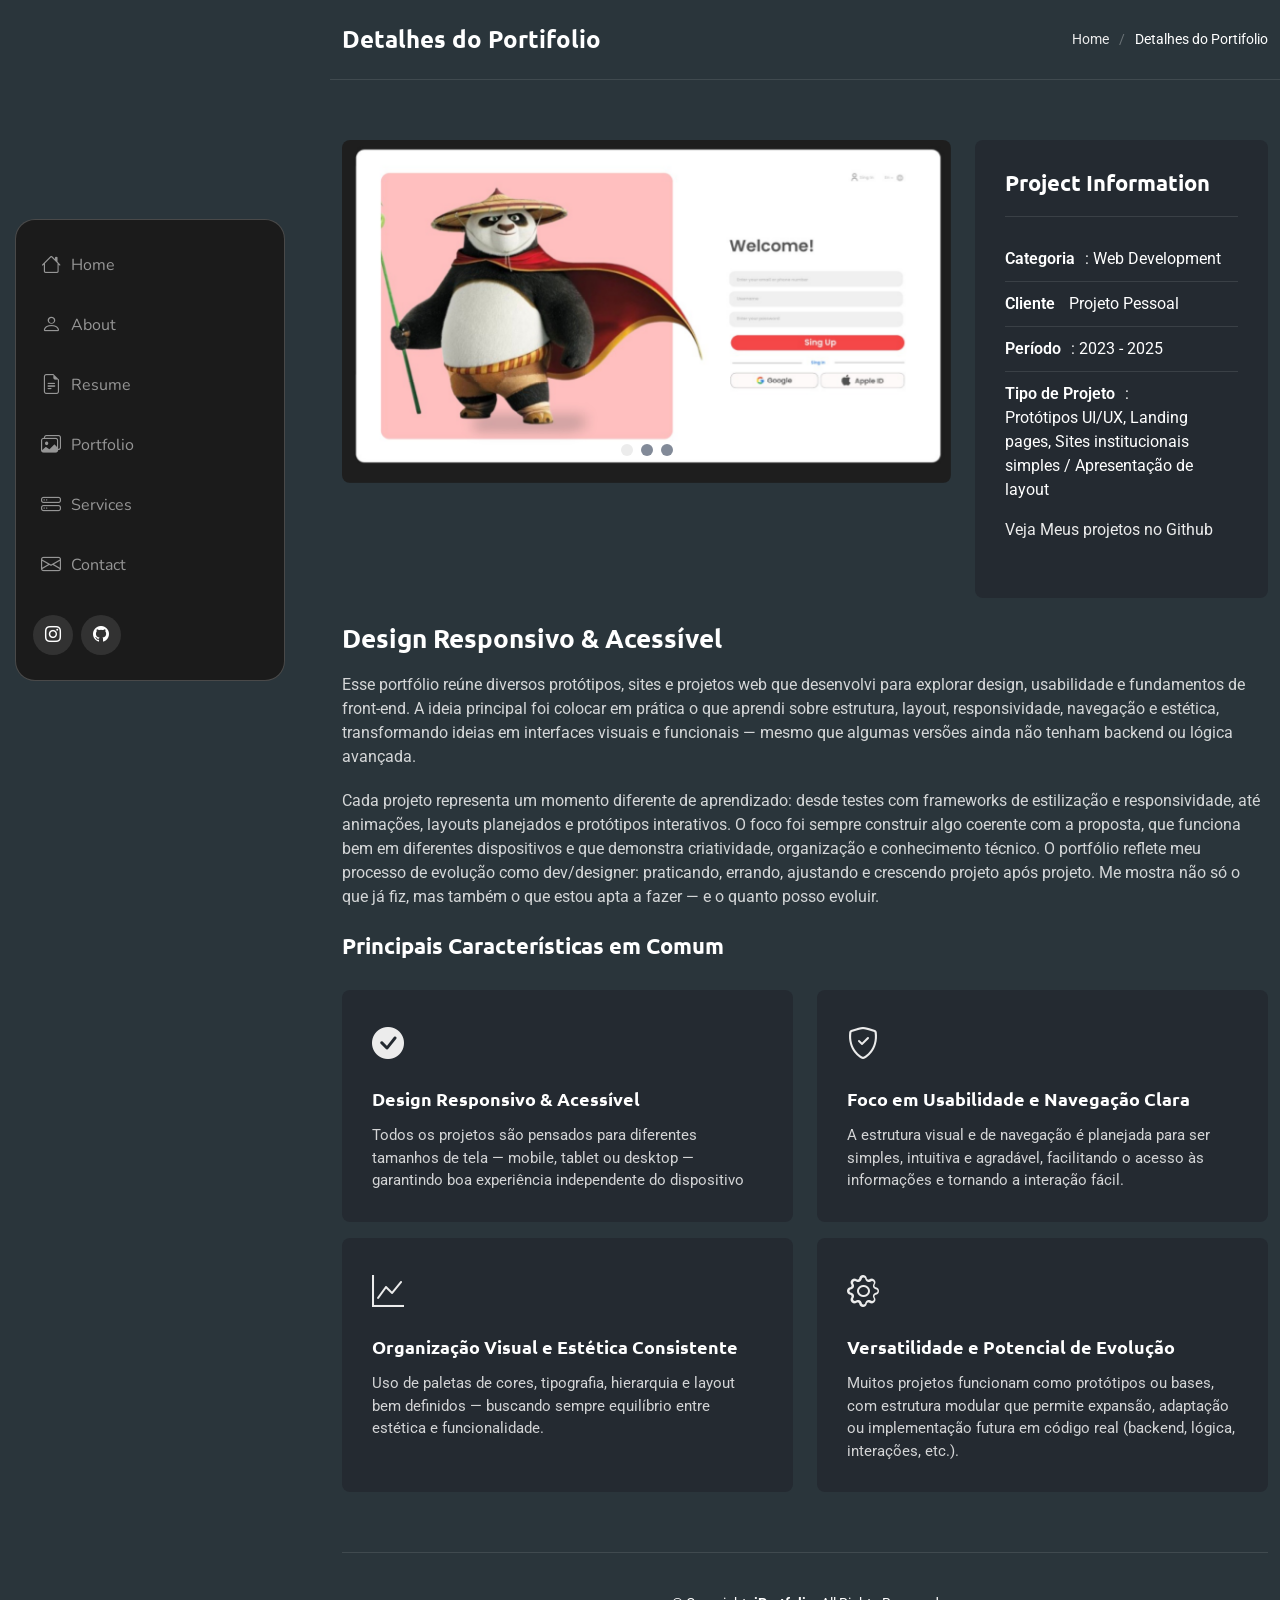
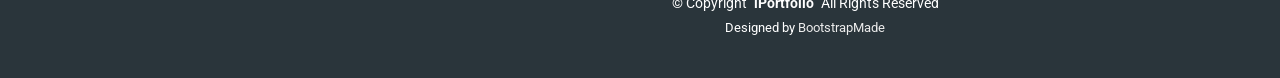
<file: portfolio-details.html>
<!DOCTYPE html>
<html lang="en">

<head>
  <meta charset="utf-8">
  <meta content="width=device-width, initial-scale=1.0" name="viewport">
  <title>Portfolio Details - SnapFolio Bootstrap Template</title>
  <meta name="description" content="">
  <meta name="keywords" content="">

  <!-- Favicons -->
  <link href="assets/img/favicon.png" rel="icon">
  <link href="assets/img/apple-touch-icon.png" rel="apple-touch-icon">

  <!-- Fonts -->
  <link href="https://fonts.googleapis.com" rel="preconnect">
  <link href="https://fonts.gstatic.com" rel="preconnect" crossorigin>
  <link
    href="https://fonts.googleapis.com/css2?family=Roboto:ital,wght@0,100;0,300;0,400;0,500;0,700;0,900;1,100;1,300;1,400;1,500;1,700;1,900&family=Ubuntu:ital,wght@0,300;0,400;0,500;0,700;1,300;1,400;1,500;1,700&family=Nunito:ital,wght@0,200;0,300;0,400;0,500;0,600;0,700;0,800;0,900;1,200;1,300;1,400;1,500;1,600;1,700;1,800;1,900&display=swap"
    rel="stylesheet">

  <!-- Vendor CSS Files -->
  <link href="assets/vendor/bootstrap/css/bootstrap.min.css" rel="stylesheet">
  <link href="assets/vendor/bootstrap-icons/bootstrap-icons.css" rel="stylesheet">
  <link href="assets/vendor/aos/aos.css" rel="stylesheet">
  <link href="assets/vendor/glightbox/css/glightbox.min.css" rel="stylesheet">
  <link href="assets/vendor/swiper/swiper-bundle.min.css" rel="stylesheet">

  <!-- Main CSS File -->
  <link href="assets/css/main.css" rel="stylesheet">

  <!-- =======================================================
  * Template Name: SnapFolio
  * Template URL: https://bootstrapmade.com/snapfolio-bootstrap-portfolio-template/
  * Updated: Jul 21 2025 with Bootstrap v5.3.7
  * Author: BootstrapMade.com
  * License: https://bootstrapmade.com/license/
  ======================================================== -->
</head>

<body class="portfolio-details-page">

  <header id="header" class="header dark-background d-flex flex-column justify-content-center">
    <i class="header-toggle d-xl-none bi bi-list"></i>

    <div class="header-container d-flex flex-column align-items-start">
      <nav id="navmenu" class="navmenu">
        <ul>
          <li><a href="#hero"><i class="bi bi-house navicon"></i>Home</a></li>
          <li><a href="#about"><i class="bi bi-person navicon"></i> About</a></li>
          <li><a href="#resume"><i class="bi bi-file-earmark-text navicon"></i> Resume</a></li>
          <li><a href="#portfolio"><i class="bi bi-images navicon"></i> Portfolio</a></li>
          <li><a href="#services"><i class="bi bi-hdd-stack navicon"></i> Services</a></li>
          </li>
          <li><a href="#contact"><i class="bi bi-envelope navicon"></i> Contact</a></li>
        </ul>
      </nav>

      <div class="social-links text-center">
        <a href="https://www.instagram.com/l4ur4_r3is/" class="instagram"><i class="bi bi-instagram"></i></a>
        <a href="https://github.com/L4ur4r3eiz" class="github"><i class="bi bi-github"></i></a>
      </div>

    </div>

  </header>

  <main class="main">

    <!-- Page Title -->
    <div class="page-title dark-background">
      <div class="container d-lg-flex justify-content-between align-items-center">
        <h1 class="mb-2 mb-lg-0">Detalhes do Portifolio</h1>
        <nav class="breadcrumbs">
          <ol>
            <li><a href="index.html">Home</a></li>
            <li class="current">Detalhes do Portifolio</li>
          </ol>
        </nav>
      </div>
    </div><!-- End Page Title -->

    <!-- Portfolio Details Section -->
    <section id="portfolio-details" class="portfolio-details section">

      <div class="container" data-aos="fade-up" data-aos-delay="100">

        <div class="row gy-4">

          <div class="col-lg-8">
            <div class="portfolio-details-slider swiper init-swiper">

              <script type="application/json" class="swiper-config">
                {
                  "loop": true,
                  "speed": 600,
                  "autoplay": {
                    "delay": 5000
                  },
                  "slidesPerView": "auto",
                  "pagination": {
                    "el": ".swiper-pagination",
                    "type": "bullets",
                    "clickable": true
                  }
                }
              </script>

              <div class="swiper-wrapper align-items-center">

                <div class="swiper-slide">
                  <img src="assets/img/portfolio/ui e ux1.jpg" alt="Portfolio Image" class="img-fluid" loading="lazy">
                </div>

                <div class="swiper-slide">
                  <img src="assets/img/portfolio/layout.jpg" alt="Portfolio Image" class="img-fluid" loading="lazy">
                </div>

                <div class="swiper-slide">
                  <img src="assets/img/portfolio/spa.jpg" alt="Portfolio Image" class="img-fluid" loading="lazy">
                </div>

              </div>
              <div class="swiper-pagination"></div>
            </div>
          </div>

          <div class="col-lg-4">
            <div class="portfolio-info" data-aos="fade-left" data-aos-delay="200">
              <h3>Project Information</h3>
              <ul>
                <li><strong>Categoria</strong>: Web Development</li>
                <li><strong>Cliente</strong> Projeto Pessoal</li>
                <li><strong>Período</strong>: 2023 - 2025</li>
                <li><strong>Tipo de Projeto</strong>: <p>Protótipos UI/UX, Landing pages, Sites institucionais simples / Apresentação de layout</p> <a href="https://github.com/L4ur4r3eiz"
                    target="_blank">Veja Meus projetos no Github</a>
                </li>
              </ul>
            </div>
          </div>

          <div class="col-lg-12">
            <div class="portfolio-description" data-aos="fade-up" data-aos-delay="300">
              <h2>Design Responsivo & Acessível</h2>
              <p>
                Esse portfólio reúne diversos protótipos, sites e projetos web que desenvolvi para explorar design, usabilidade e fundamentos de front-end. A ideia principal foi colocar em prática o que aprendi sobre estrutura, layout, responsividade, navegação e estética, transformando ideias em interfaces visuais e funcionais — mesmo que algumas versões ainda não tenham backend ou lógica avançada.
              </p>
              <p>
                Cada projeto representa um momento diferente de aprendizado: desde testes com frameworks de estilização e responsividade, até animações, layouts planejados e protótipos interativos. O foco foi sempre construir algo coerente com a proposta, que funciona bem em diferentes dispositivos e que demonstra criatividade, organização e conhecimento técnico.

O portfólio reflete meu processo de evolução como dev/designer: praticando, errando, ajustando e crescendo projeto após projeto. Me mostra não só o que já fiz, mas também o que estou apta a fazer — e o quanto posso evoluir. </p>

              <div class="features mt-4">
                <h3>Principais Características em Comum</h3>
                <div class="row gy-3">
                  <div class="col-md-6">
                    <div class="feature-item" data-aos="fade-up" data-aos-delay="400">
                      <i class="bi bi-check-circle-fill"></i>
                      <h4>Design Responsivo & Acessível</h4>
                      <p>Todos os projetos são pensados para diferentes tamanhos de tela — mobile, tablet ou desktop — garantindo boa experiência independente do dispositivo</p>
                    </div>
                  </div>

                  <div class="col-md-6">
                    <div class="feature-item" data-aos="fade-up" data-aos-delay="500">
                      <i class="bi bi-shield-check"></i>
                      <h4>Foco em Usabilidade e Navegação Clara</h4>
                      <p>A estrutura visual e de navegação é planejada para ser simples, intuitiva e agradável, facilitando o acesso às informações e tornando a interação fácil.</p>
                    </div>
                  </div>

                  <div class="col-md-6">
                    <div class="feature-item" data-aos="fade-up" data-aos-delay="600">
                      <i class="bi bi-graph-up"></i>
                      <h4>Organização Visual e Estética Consistente</h4>
                      <p>Uso de paletas de cores, tipografia, hierarquia e layout bem definidos — buscando sempre equilíbrio entre estética e funcionalidade.</p>
                    </div>
                  </div>

                  <div class="col-md-6">
                    <div class="feature-item" data-aos="fade-up" data-aos-delay="700">
                      <i class="bi bi-gear"></i>
                      <h4>Versatilidade e Potencial de Evolução</h4>
                      <p>Muitos projetos funcionam como protótipos ou bases, com estrutura modular que permite expansão, adaptação ou implementação futura em código real (backend, lógica, interações, etc.).</p>
                    </div>
                  </div>
                </div>
              </div>
            </div>
          </div>

        </div>

      </div>

    </section><!-- /Portfolio Details Section -->

  </main>

  <footer id="footer" class="footer position-relative">

    <div class="container">
      <div class="copyright text-center ">
        <p>© <span>Copyright</span> <strong class="px-1 sitename">iPortfolio</strong> <span>All Rights Reserved</span>
        </p>
      </div>
      <div class="credits">
        <!-- All the links in the footer should remain intact. -->
        <!-- You can delete the links only if you've purchased the pro version. -->
        <!-- Licensing information: https://bootstrapmade.com/license/ -->
        <!-- Purchase the pro version with working PHP/AJAX contact form: [buy-url] -->
        Designed by <a href="https://bootstrapmade.com/">BootstrapMade</a>
      </div>
    </div>

  </footer>

  <!-- Scroll Top -->
  <a href="#" id="scroll-top" class="scroll-top d-flex align-items-center justify-content-center"><i
      class="bi bi-arrow-up-short"></i></a>

  <!-- Preloader -->
  <div id="preloader"></div>

  <!-- Vendor JS Files -->
  <script src="assets/vendor/bootstrap/js/bootstrap.bundle.min.js"></script>
  <script src="assets/vendor/php-email-form/validate.js"></script>
  <script src="assets/vendor/aos/aos.js"></script>
  <script src="assets/vendor/typed.js/typed.umd.js"></script>
  <script src="assets/vendor/purecounter/purecounter_vanilla.js"></script>
  <script src="assets/vendor/waypoints/noframework.waypoints.js"></script>
  <script src="assets/vendor/isotope-layout/isotope.pkgd.min.js"></script>
  <script src="assets/vendor/imagesloaded/imagesloaded.pkgd.min.js"></script>
  <script src="assets/vendor/glightbox/js/glightbox.min.js"></script>
  <script src="assets/vendor/swiper/swiper-bundle.min.js"></script>

  <!-- Main JS File -->
  <script src="assets/js/main.js"></script>

</body>

</html>
</file>
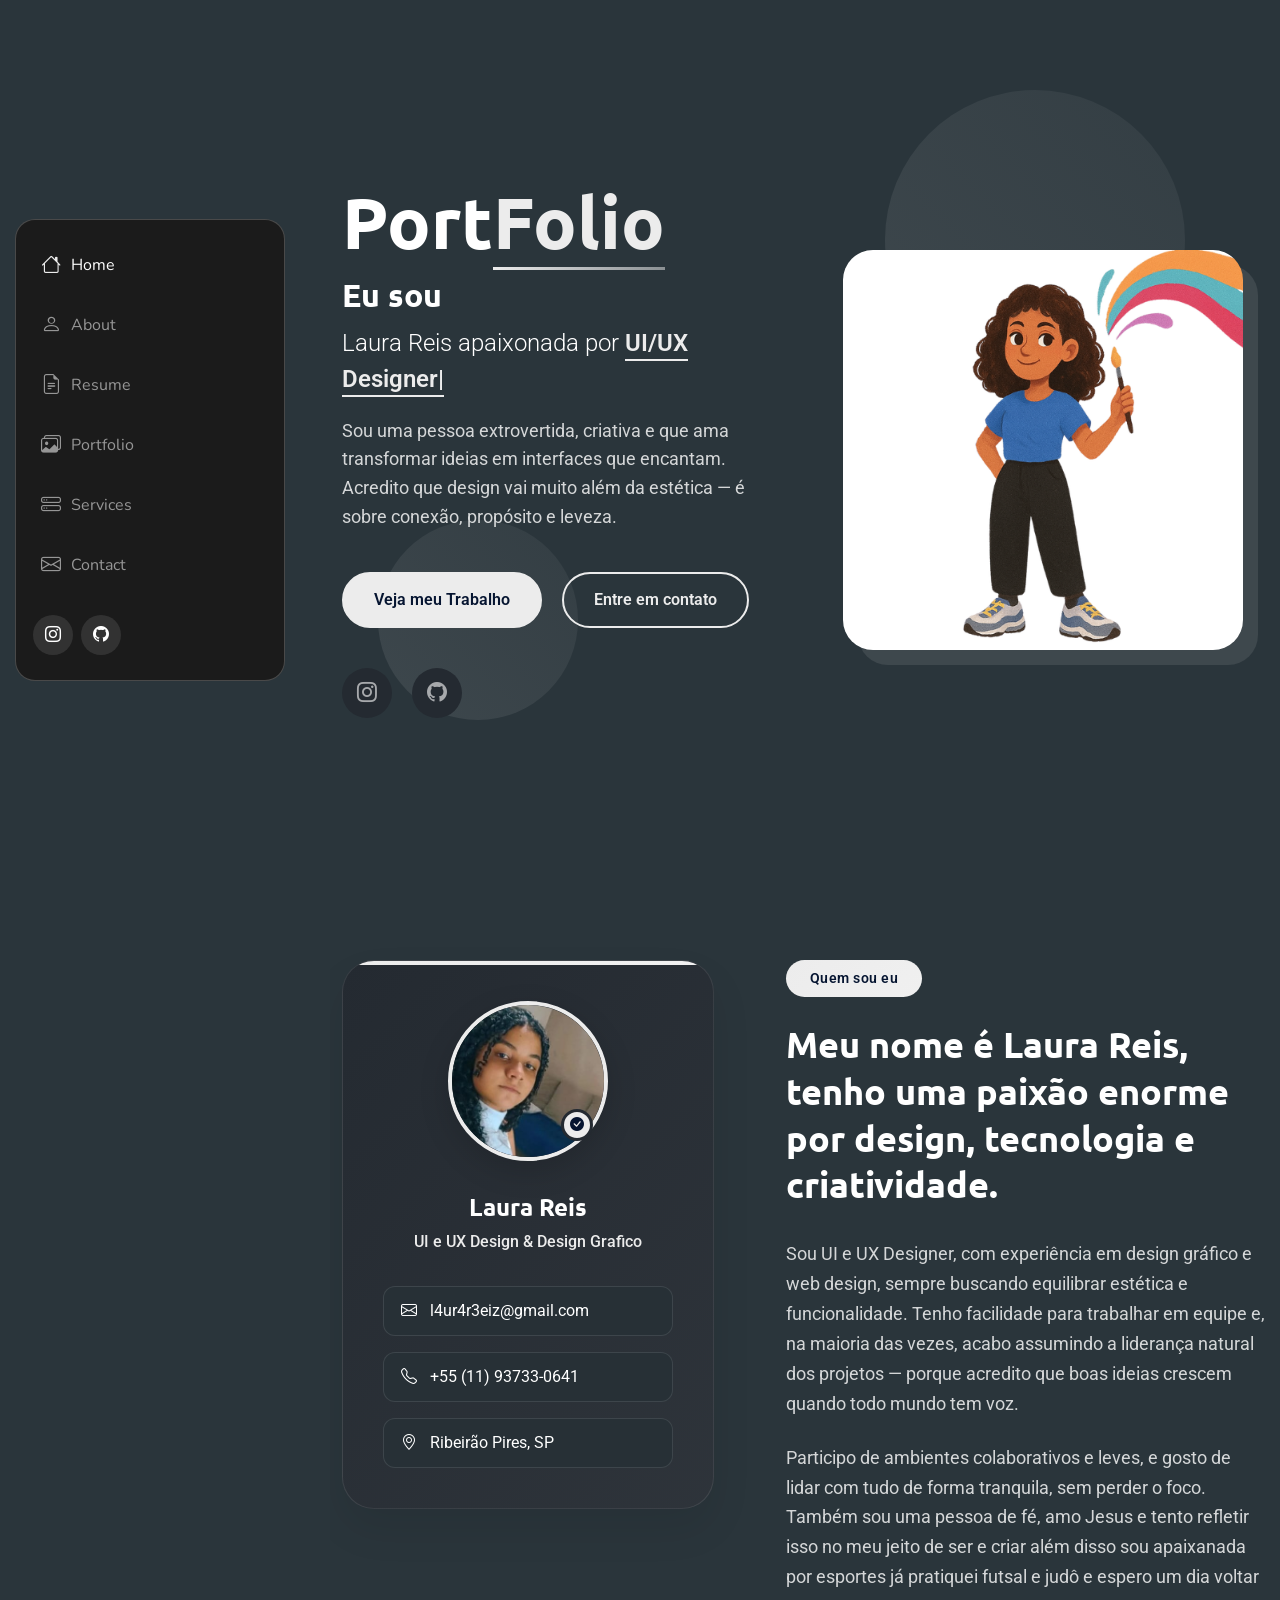
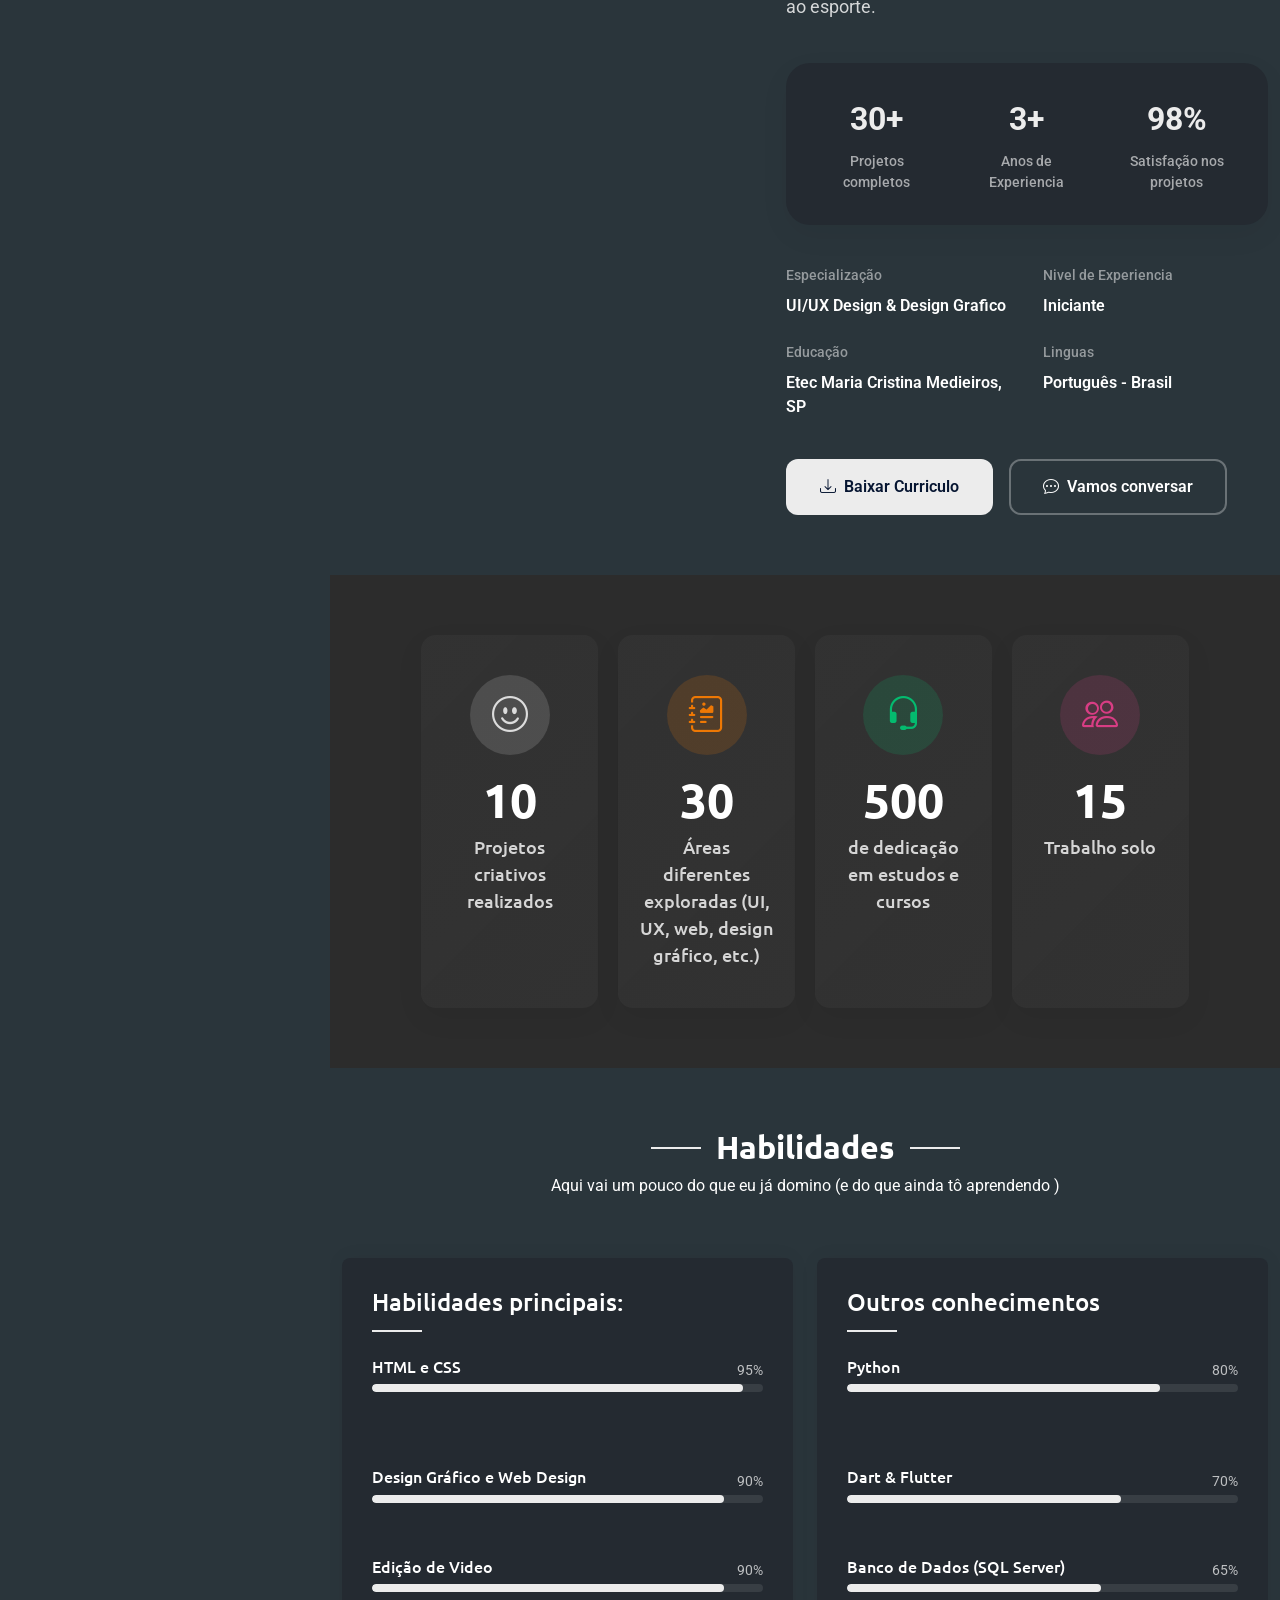
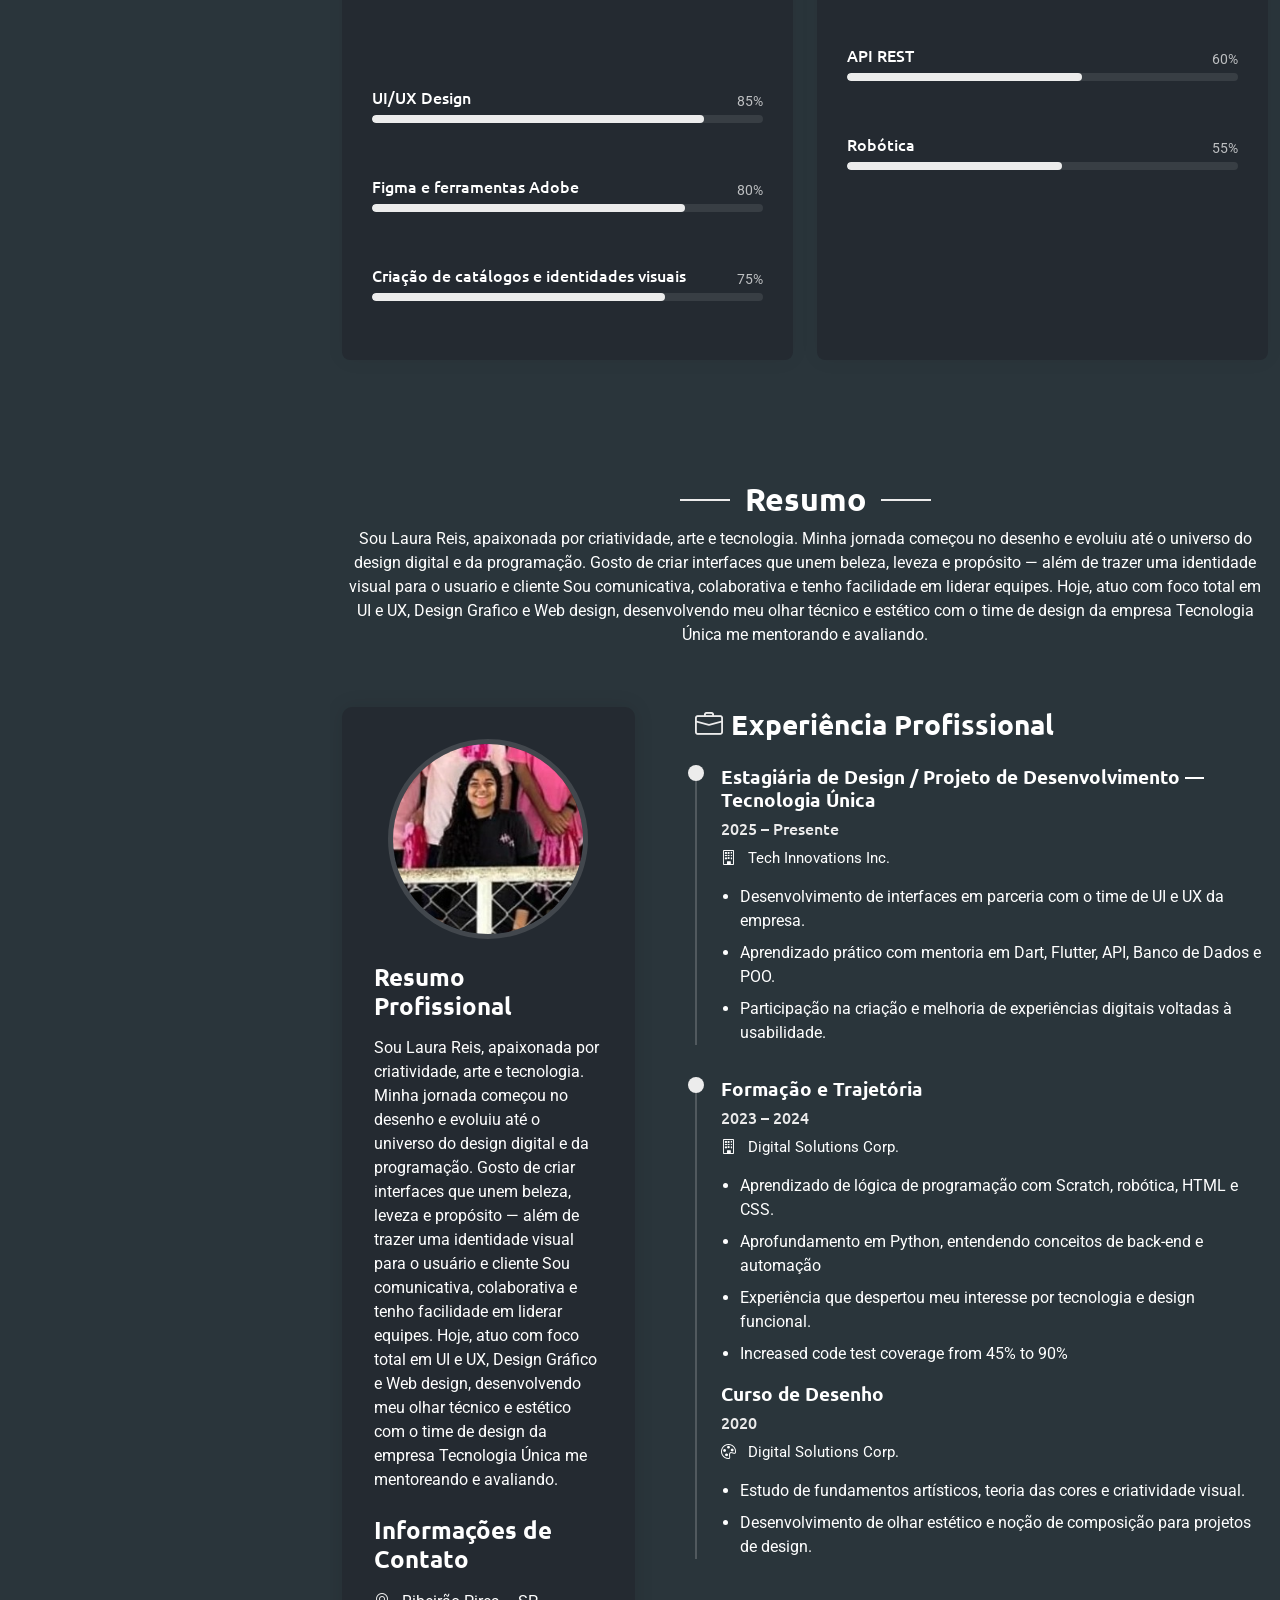
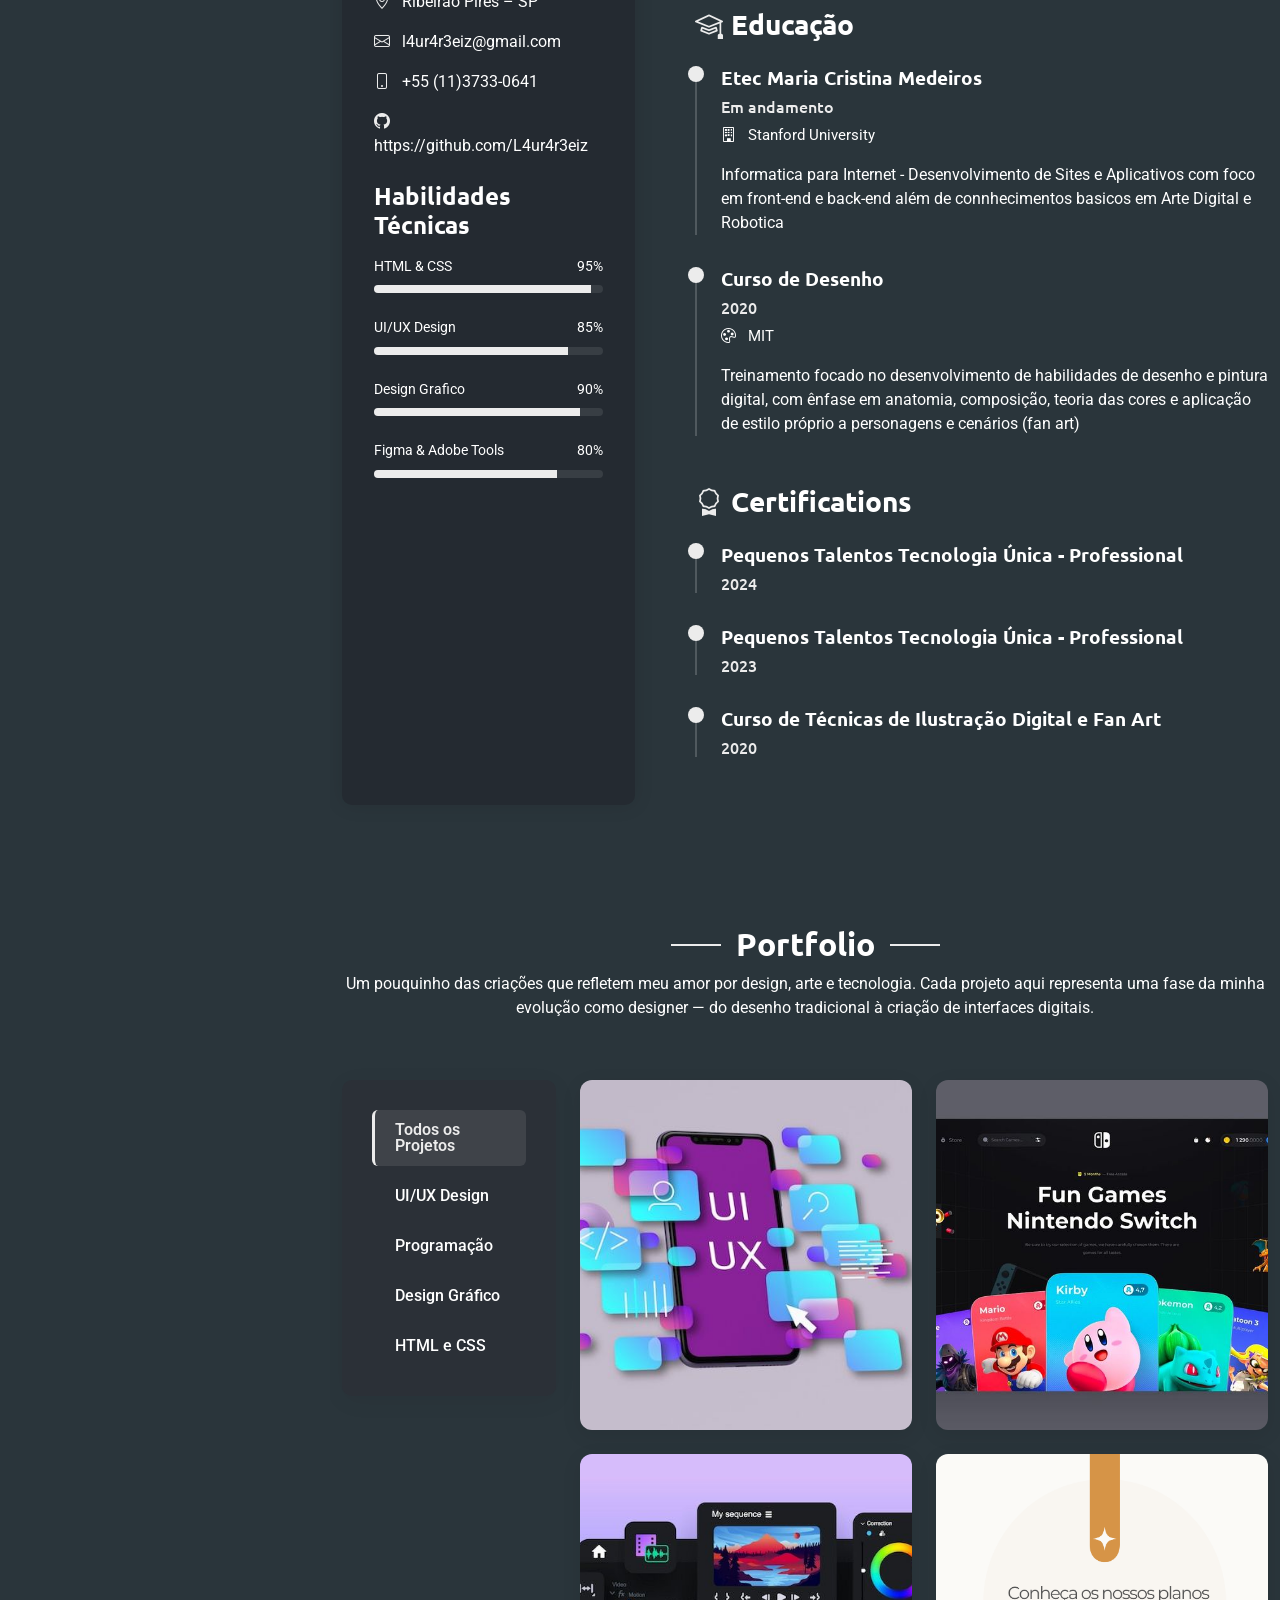
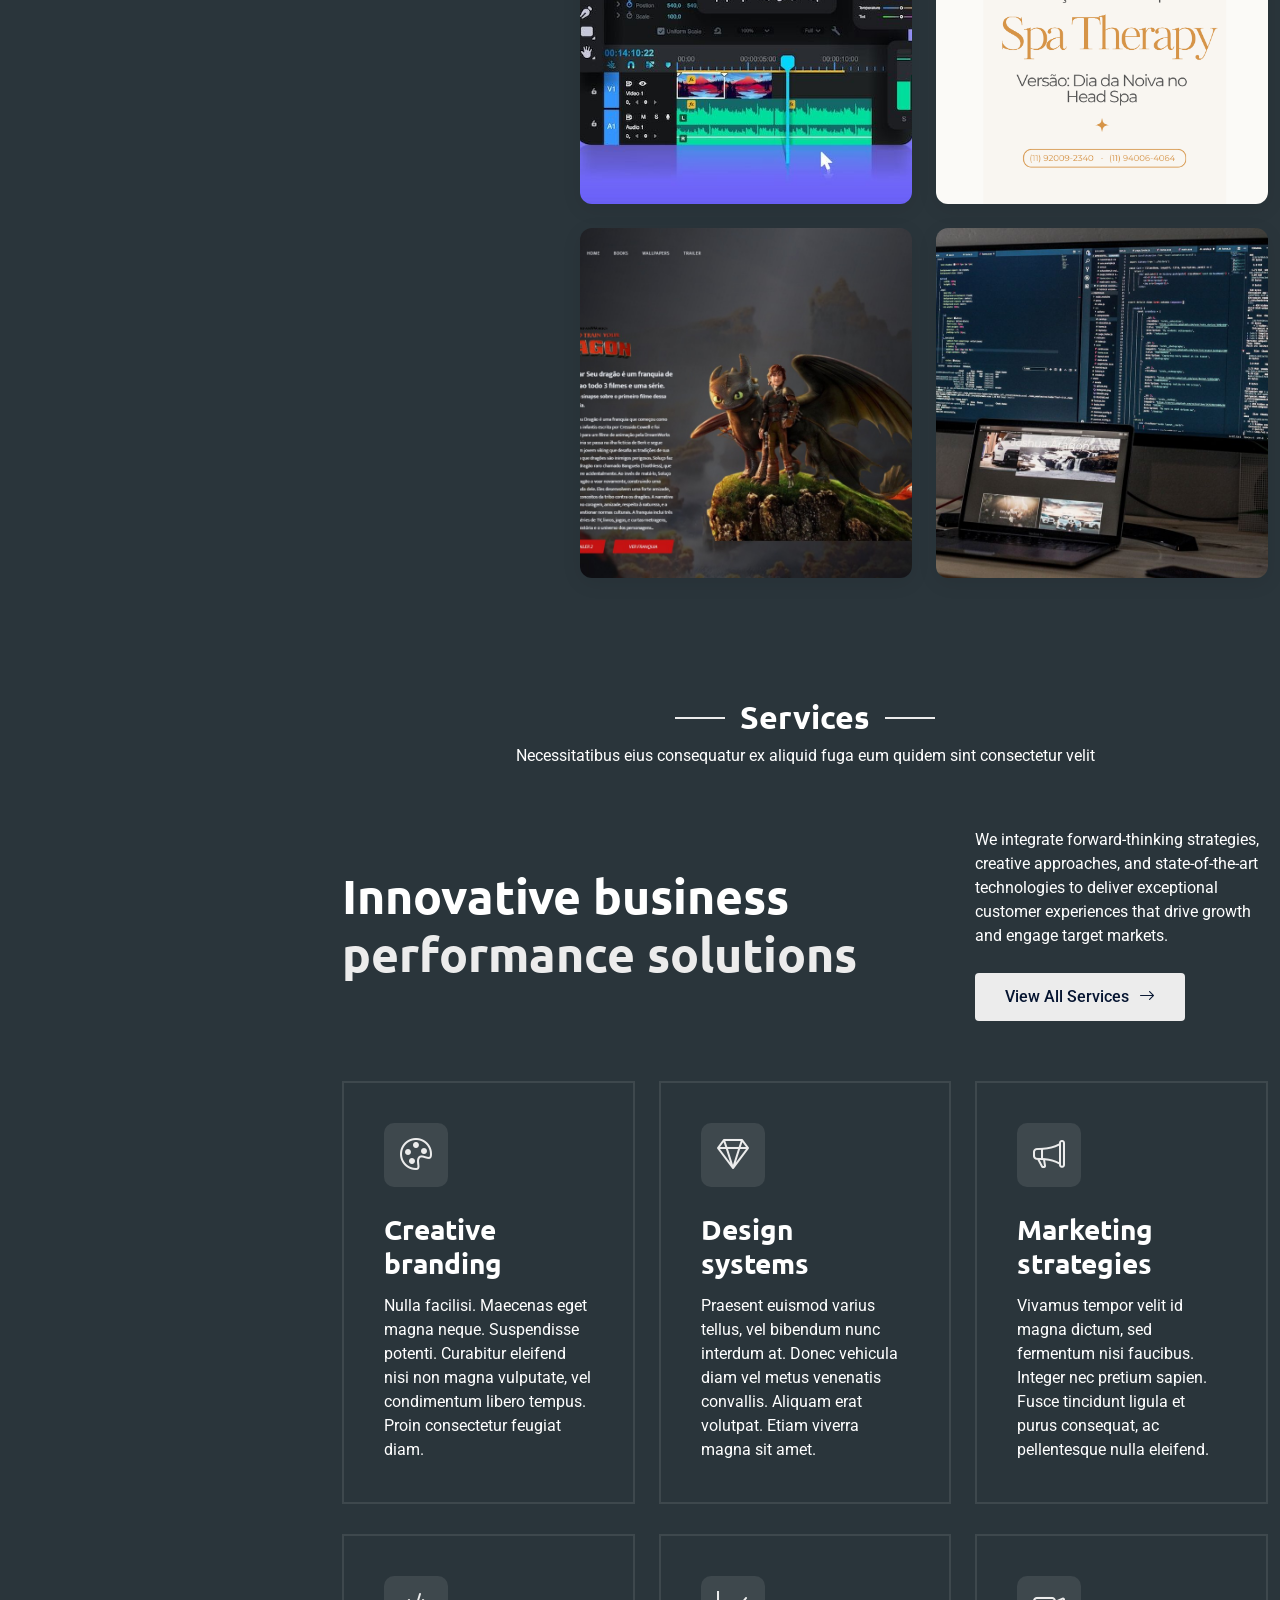
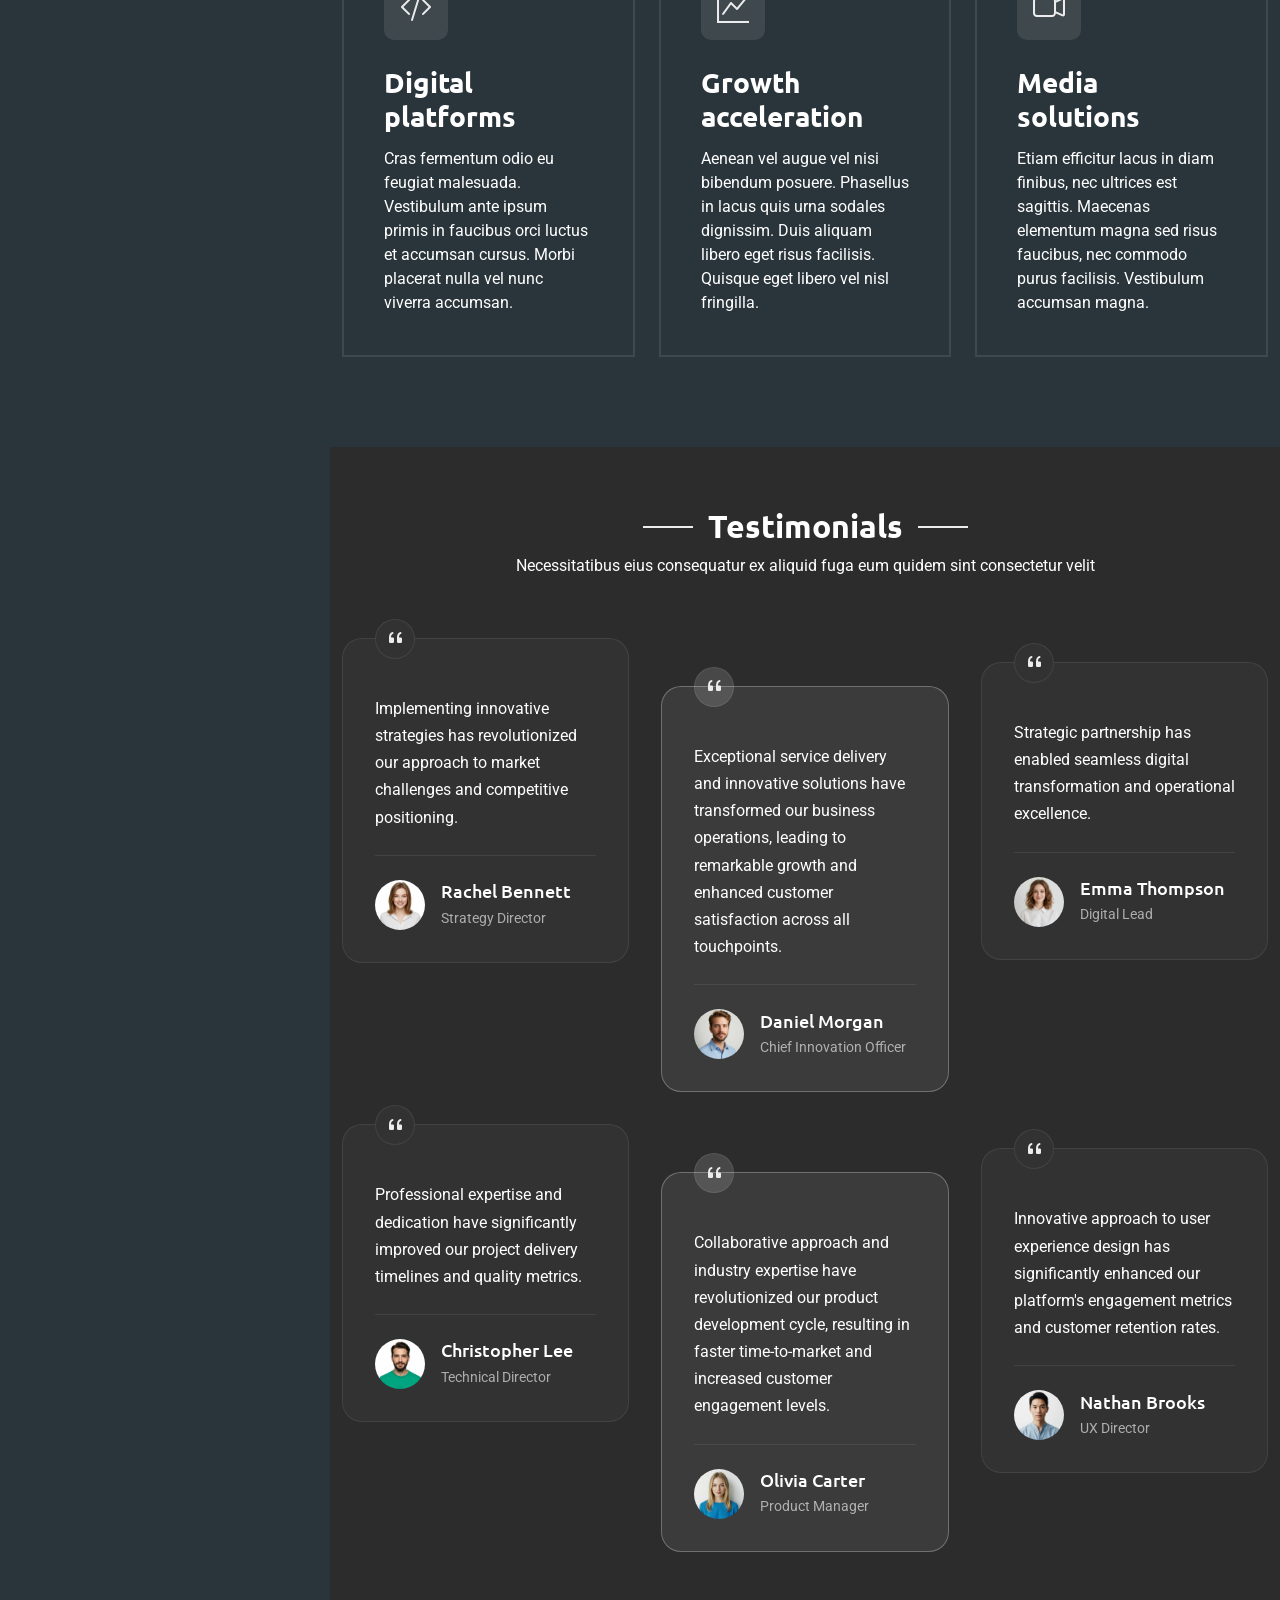
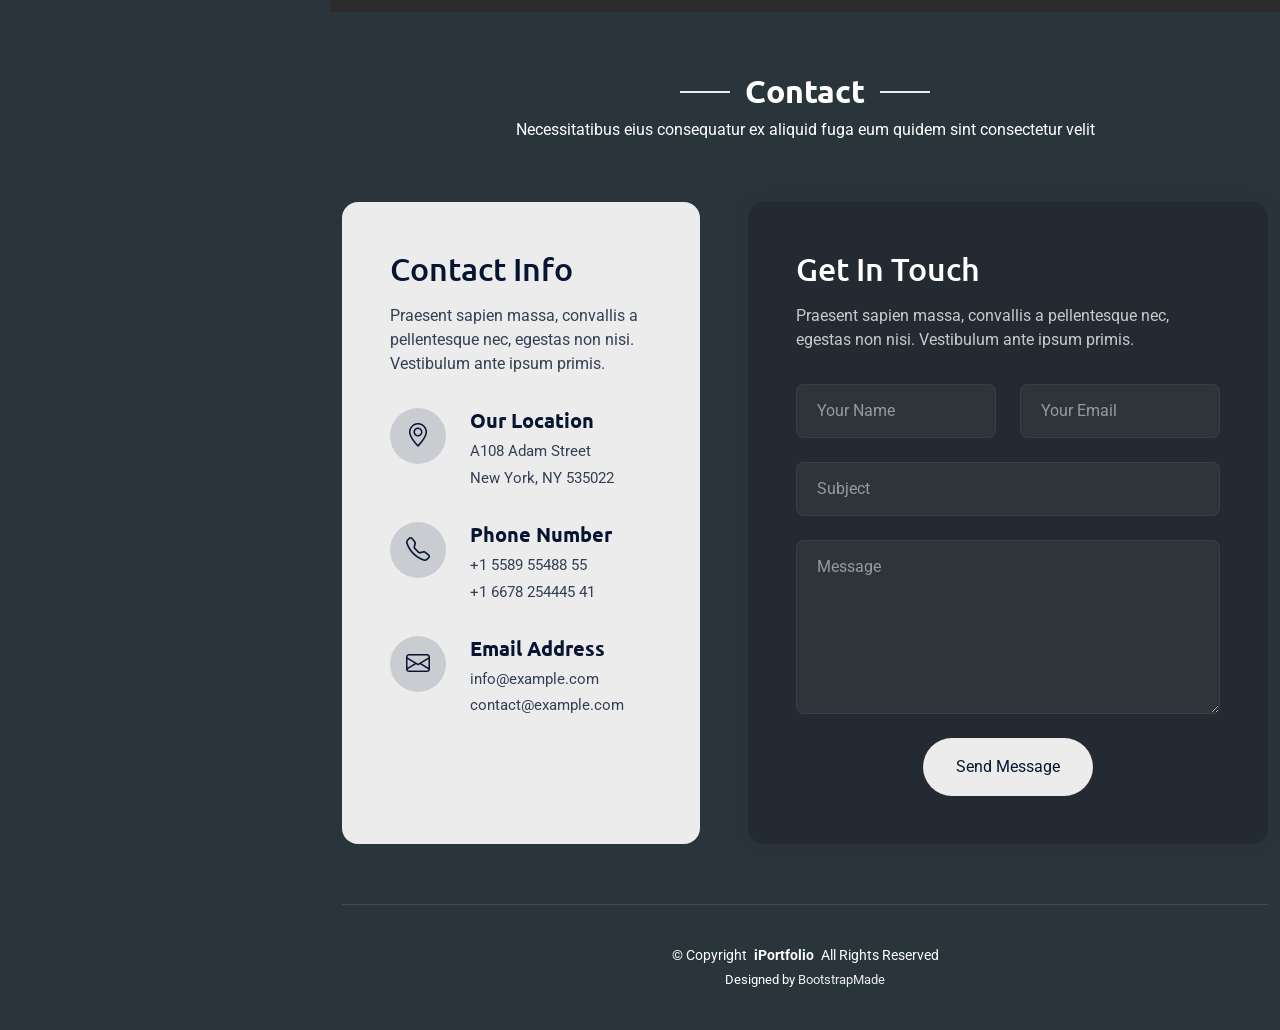
<file: starter-page.html>
<!DOCTYPE html>
<html lang="en">

<head>
  <meta charset="utf-8">
  <meta content="width=device-width, initial-scale=1.0" name="viewport">
  <title>Index - SnapFolio Bootstrap Template</title>
  <meta name="description" content="">
  <meta name="keywords" content="">

  <!-- Favicons -->
  <link href="assets/img/favicon.png" rel="icon">
  <link href="assets/img/apple-touch-icon.png" rel="apple-touch-icon">

  <!-- Fonts -->
  <link href="https://fonts.googleapis.com" rel="preconnect">
  <link href="https://fonts.gstatic.com" rel="preconnect" crossorigin>
  <link
    href="https://fonts.googleapis.com/css2?family=Roboto:ital,wght@0,100;0,300;0,400;0,500;0,700;0,900;1,100;1,300;1,400;1,500;1,700;1,900&family=Ubuntu:ital,wght@0,300;0,400;0,500;0,700;1,300;1,400;1,500;1,700&family=Nunito:ital,wght@0,200;0,300;0,400;0,500;0,600;0,700;0,800;0,900;1,200;1,300;1,400;1,500;1,600;1,700;1,800;1,900&display=swap"
    rel="stylesheet">

  <!-- Vendor CSS Files -->
  <link href="assets/vendor/bootstrap/css/bootstrap.min.css" rel="stylesheet">
  <link href="assets/vendor/bootstrap-icons/bootstrap-icons.css" rel="stylesheet">
  <link href="assets/vendor/aos/aos.css" rel="stylesheet">
  <link href="assets/vendor/glightbox/css/glightbox.min.css" rel="stylesheet">
  <link href="assets/vendor/swiper/swiper-bundle.min.css" rel="stylesheet">

  <!-- Main CSS File -->
  <link href="assets/css/main.css" rel="stylesheet">

  <!-- =======================================================
  * Template Name: SnapFolio
  * Template URL: https://bootstrapmade.com/snapfolio-bootstrap-portfolio-template/
  * Updated: Jul 21 2025 with Bootstrap v5.3.7
  * Author: BootstrapMade.com
  * License: https://bootstrapmade.com/license/
  ======================================================== -->
</head>

<body class="index-page">

  <header id="header" class="header dark-background d-flex flex-column justify-content-center">
    <i class="header-toggle d-xl-none bi bi-list"></i>

    <div class="header-container d-flex flex-column align-items-start">
      <nav id="navmenu" class="navmenu">
        <ul>
          <li><a href="#hero" class="active"><i class="bi bi-house navicon"></i>Home</a></li>
          <li><a href="#about"><i class="bi bi-person navicon"></i> About</a></li>
          <li><a href="#resume"><i class="bi bi-file-earmark-text navicon"></i> Resume</a></li>
          <li><a href="#portfolio"><i class="bi bi-images navicon"></i> Portfolio</a></li>
          <li><a href="#services"><i class="bi bi-hdd-stack navicon"></i> Services</a></li>
          <li><a href="#contact"><i class="bi bi-envelope navicon"></i> Contact</a></li>
        </ul>
      </nav>

      <div class="social-links text-center">
        <a href="https://www.instagram.com/l4ur4_r3is/" class="instagram"><i class="bi bi-instagram"></i></a>
        <a href="https://github.com/L4ur4r3eiz" class="github"><i class="bi bi-github"></i></a>

      </div>

    </div>

  </header>

  <main class="main">

    <!-- Hero Section -->
    <section id="hero" class="hero section">

      <div class="background-elements">
        <div class="bg-circle circle-1"></div>
        <div class="bg-circle circle-2"></div>
      </div>

      <div class="hero-content">

        <div class="container">
          <div class="row align-items-center">

            <div class="col-lg-6" data-aos="fade-right" data-aos-delay="100">
              <div class="hero-text">
                <h1>Port<span class="accent-text">Folio</span></h1>
                <h2>Eu sou </h2>
                <p class="lead">Laura Reis apaixonada por <span class="typed"
                    data-typed-items="UI/UX Designer, Criatividade, Desenhos, Design Gráfico, Yeshua"></span></p>
                <p class="description">Sou uma pessoa extrovertida, criativa e que ama transformar ideias em interfaces
                  que encantam. Acredito que design vai muito além da estética — é sobre conexão, propósito e leveza.
                </p>

                <div class="hero-actions">
                  <a href="#portfolio" class="btn btn-primary">Veja meu Trabalho</a>
                  <a href="#contact" class="btn btn-outline">Entre em contato</a>
                </div>

                <div class="social-links">

                  <a href="https://www.instagram.com/l4ur4_r3is/" class="instagram"><i class="bi bi-instagram"></i></a>
                  <a href="https://github.com/L4ur4r3eiz" class="github"><i class="bi bi-github"></i></a>

                </div>
              </div>
            </div>

            <div class="col-lg-6" data-aos="fade-left" data-aos-delay="200">
              <div class="hero-visual">
                <div class="profile-container">
                  <div class="profile-background"></div>
                  <img src="assets/img/profile/animação.png" alt="Alexander Chen" class="profile-image">
                </div>
              </div>
            </div>

          </div>
        </div>
      </div>

    </section><!-- /Hero Section -->

    <!-- About Section -->
    <section id="about" class="about section">

      <div class="container" data-aos="fade-up" data-aos-delay="100">

        <div class="row">
          <div class="col-lg-5" data-aos="zoom-in" data-aos-delay="200">
            <div class="profile-card">
              <div class="profile-header">
                <div class="profile-image">
                  <img src="assets/img/profile/eu.jpg" alt="Profile Image" class="img-fluid">
                </div>
                <div class="profile-badge">
                  <i class="bi bi-check-circle-fill"></i>
                </div>
              </div>

              <div class="profile-content">
                <h3>Laura Reis</h3>
                <p class="profession">UI e UX Design &amp; Design Grafico</p>

                <div class="contact-links">
                  <a href="mailto:marcus@example.com" class="contact-item">
                    <i class="bi bi-envelope"></i>
                    l4ur4r3eiz@gmail.com
                  </a>
                  <a href="tel:+15551234567" class="contact-item">
                    <i class="bi bi-telephone"></i>
                    +55 (11) 93733-0641
                  </a>
                  <a href="#" class="contact-item">
                    <i class="bi bi-geo-alt"></i>
                    Ribeirão Pires, SP
                  </a>
                </div>
              </div>
            </div>
          </div>

          <div class="col-lg-7" data-aos="fade-left" data-aos-delay="300">
            <div class="about-content">
              <div class="section-header">
                <span class="badge-text">Quem sou eu</span>
                <h2>Meu nome é Laura Reis, tenho uma paixão enorme por design, tecnologia e criatividade.</h2>
              </div>

              <div class="description">
                <p>Sou UI e UX Designer, com experiência em design gráfico e web design, sempre buscando equilibrar
                  estética e funcionalidade. Tenho facilidade para trabalhar em equipe e, na maioria das vezes, acabo
                  assumindo a liderança natural dos projetos — porque acredito que boas ideias crescem quando todo mundo
                  tem voz.

                <p>Participo de ambientes colaborativos e leves, e gosto de lidar com tudo de forma tranquila, sem
                  perder o foco. Também sou uma pessoa de fé, amo Jesus e tento refletir isso no meu jeito de ser e
                  criar além disso sou apaixanada por esportes já pratiquei futsal e judô e espero um dia voltar ao
                  esporte.</p>
              </div>

              <div class="stats-grid">
                <div class="stat-item">
                  <div class="stat-number">30+</div>
                  <div class="stat-label">Projetos completos</div>
                </div>
                <div class="stat-item">
                  <div class="stat-number">3+</div>
                  <div class="stat-label">Anos de Experiencia</div>
                </div>
                <div class="stat-item">
                  <div class="stat-number">98%</div>
                  <div class="stat-label">Satisfação nos projetos</div>
                </div>
              </div>

              <div class="details-grid">
                <div class="detail-row">
                  <div class="detail-item">
                    <span class="detail-label">Especialização </span>
                    <span class="detail-value">UI/UX Design &amp; Design Grafico </span>
                  </div>
                  <div class="detail-item">
                    <span class="detail-label">Nivel de Experiencia</span>
                    <span class="detail-value">Iniciante</span>
                  </div>
                </div>
                <div class="detail-row">
                  <div class="detail-item">
                    <span class="detail-label">Educação</span>
                    <span class="detail-value">Etec Maria Cristina Medieiros, SP</span>
                  </div>
                  <div class="detail-item">
                    <span class="detail-label">Linguas</span>
                    <span class="detail-value">Português - Brasil</span>
                  </div>
                </div>
              </div>

              <div class="cta-section">
                <a href="#" class="btn btn-primary">
                  <i class="bi bi-download"></i>
                  Baixar Curriculo
                </a>
                <a href="#" class="btn btn-outline">
                  <i class="bi bi-chat-dots"></i>
                  Vamos conversar
                </a>
              </div>
            </div>
          </div>
        </div>

      </div>

    </section><!-- /About Section -->

    <!-- Stats Section -->
    <section id="stats" class="stats section light-background">

      <div class="container" data-aos="fade-up" data-aos-delay="100">

        <div class="row justify-content-center">
          <div class="col-lg-10">
            <div class="stats-wrapper">
              <div class="stats-item" data-aos="zoom-in" data-aos-delay="150">
                <div class="icon-wrapper">
                  <i class="bi bi-emoji-smile"></i>
                </div>
                <span data-purecounter-start="0" data-purecounter-end="10" data-purecounter-duration="1"
                  class="purecounter"></span>
                <p>Projetos criativos realizados</p>
              </div><!-- End Stats Item -->

              <div class="stats-item" data-aos="zoom-in" data-aos-delay="200">
                <div class="icon-wrapper">
                  <i class="bi bi-journal-richtext"></i>
                </div>
                <span data-purecounter-start="0" data-purecounter-end="30" data-purecounter-duration="1"
                  class="purecounter"></span>
                <p>Áreas diferentes exploradas (UI, UX, web, design gráfico, etc.)</p>
              </div><!-- End Stats Item -->

              <div class="stats-item" data-aos="zoom-in" data-aos-delay="250">
                <div class="icon-wrapper">
                  <i class="bi bi-headset"></i>
                </div>
                <span data-purecounter-start="0" data-purecounter-end="500" data-purecounter-duration="1"
                  class="purecounter"></span>
                <p>de dedicação em estudos e cursos</p>
              </div><!-- End Stats Item -->

              <div class="stats-item" data-aos="zoom-in" data-aos-delay="300">
                <div class="icon-wrapper">
                  <i class="bi bi-people"></i>
                </div>
                <span data-purecounter-start="0" data-purecounter-end="15" data-purecounter-duration="1"
                  class="purecounter"></span>
                <p>Trabalho solo</p>
              </div><!-- End Stats Item -->
            </div>
          </div>
        </div>

      </div>

    </section><!-- /Stats Section -->

    <!-- Skills Section -->
    <section id="skills" class="skills section">

      <!-- Section Title -->
      <div class="container section-title" data-aos="fade-up">
        <h2>Habilidades</h2>
        <p>Aqui vai um pouco do que eu já domino (e do que ainda tô aprendendo )</p>
      </div><!-- End Section Title -->

      <div class="container" data-aos="fade-up" data-aos-delay="100">

        <div class="row">
          <div class="col-lg-6">
            <div class="skills-category" data-aos="fade-up" data-aos-delay="200">
              <h3>Habilidades principais:</h3>
              <div class="skills-animation">
                <div class="skill-item">
                  <div class="d-flex justify-content-between align-items-center">
                    <h4>HTML e CSS</h4>
                    <span class="skill-percentage">95%</span>
                  </div>
                  <div class="progress">
                    <div class="progress-bar" role="progressbar" aria-valuenow="95" aria-valuemin="0"
                      aria-valuemax="100"></div>
                  </div>
                  <div class="skill-tooltip">minha base pra dar vida aos layouts. Mais de 3 anos de experiencia</div>
                </div>

                <div class="skill-item">
                  <div class="d-flex justify-content-between align-items-center">
                    <h4>Design Gráfico e Web Design</h4>
                    <span class="skill-percentage">90%</span>
                  </div>
                  <div class="progress">
                    <div class="progress-bar" role="progressbar" aria-valuenow="90" aria-valuemin="0"
                      aria-valuemax="100"></div>
                  </div>
                  <div class="skill-tooltip">amo transformar ideias em visuais criativos.</div>
                </div>

                <div class="skill-item">
                  <div class="d-flex justify-content-between align-items-center">
                    <h4>Edição de Video</h4>
                    <span class="skill-percentage">90%</span>
                  </div>
                  <div class="progress">
                    <div class="progress-bar" role="progressbar" aria-valuenow="90" aria-valuemin="0"
                      aria-valuemax="100"></div>
                  </div>
                  <div class="skill-tooltip"> Quando tem trabalho que envolva essa area a sala opta por mim realizar a edição mostrando uma verdadeira satisfação e sinal de bom Trabalho</div>
                </div>

                <div class="skill-item">
                  <div class="d-flex justify-content-between align-items-center">
                    <h4>UI/UX Design </h4>
                    <span class="skill-percentage">85%</span>
                  </div>
                  <div class="progress">
                    <div class="progress-bar" role="progressbar" aria-valuenow="85" aria-valuemin="0"
                      aria-valuemax="100"></div>
                  </div>
                  <div class="skill-tooltip">foco em criar experiências bonitas e funcionais.</div>
                </div>

                <div class="skill-item">
                  <div class="d-flex justify-content-between align-items-center">
                    <h4>Figma e ferramentas Adobe</h4>
                    <span class="skill-percentage">80%</span>
                  </div>
                  <div class="progress">
                    <div class="progress-bar" role="progressbar" aria-valuenow="80" aria-valuemin="0"
                      aria-valuemax="100"></div>
                  </div>
                  <div class="skill-tooltip">Onde coloco toda minha criatividade em prática.</div>
                </div>

                <div class="skill-item">
                  <div class="d-flex justify-content-between align-items-center">
                    <h4>Criação de catálogos e identidades visuais</h4>
                    <span class="skill-percentage">75%</span>
                  </div>
                  <div class="progress">
                    <div class="progress-bar" role="progressbar" aria-valuenow="75" aria-valuemin="0"
                      aria-valuemax="100"></div>
                  </div>
                  <div class="skill-tooltip">Gosto de construir marcas com propósito.</div>
                </div>

              </div>
            </div><!-- End Frontend Skills -->
          </div>

          <div class="col-lg-6">
            <div class="skills-category" data-aos="fade-up" data-aos-delay="300">
              <h3>Outros conhecimentos</h3>
              <div class="skills-animation">
                <div class="skill-item">
                  <div class="d-flex justify-content-between align-items-center">
                    <h4>Python</h4>
                    <span class="skill-percentage">80%</span>
                  </div>
                  <div class="progress">
                    <div class="progress-bar" role="progressbar" aria-valuenow="80" aria-valuemin="0"
                      aria-valuemax="100"></div>
                  </div>
                  <div class="skill-tooltip">Iniciei no projeto Pequenos talentos e dou continuidade da aprendizagem na
                    Etec MCM .</div>
                </div>

                <div class="skill-item">
                  <div class="d-flex justify-content-between align-items-center">
                    <h4>Dart & Flutter</h4>
                    <span class="skill-percentage">70%</span>
                  </div>
                  <div class="progress">
                    <div class="progress-bar" role="progressbar" aria-valuenow="70" aria-valuemin="0"
                      aria-valuemax="100"></div>
                  </div>
                  <div class="skill-tooltip">Experiência com app de quiz.</div>
                </div>

                <div class="skill-item">
                  <div class="d-flex justify-content-between align-items-center">
                    <h4>Banco de Dados (SQL Server)</h4>
                    <span class="skill-percentage">65%</span>
                  </div>
                  <div class="progress">
                    <div class="progress-bar" role="progressbar" aria-valuenow="65" aria-valuemin="0"
                      aria-valuemax="100"></div>
                  </div>
                  <div class="skill-tooltip">Basico em organização de dados e diagramação.</div>
                </div>

                <div class="skill-item">
                  <div class="d-flex justify-content-between align-items-center">
                    <h4>API REST</h4>
                    <span class="skill-percentage">60%</span>
                  </div>
                  <div class="progress">
                    <div class="progress-bar" role="progressbar" aria-valuenow="60" aria-valuemin="0"
                      aria-valuemax="100"></div>
                  </div>
                  <div class="skill-tooltip">Montei a API de um app</div>
                </div>

                <div class="skill-item">
                  <div class="d-flex justify-content-between align-items-center">
                    <h4>Robótica</h4>
                    <span class="skill-percentage">55%</span>
                  </div>
                  <div class="progress">
                    <div class="progress-bar" role="progressbar" aria-valuenow="55" aria-valuemin="0"
                      aria-valuemax="100"></div>
                  </div>
                  <div class="skill-tooltip">Aprendizados do projeto Pequenos Talentos fiz a montagem de um carrinho
                    para uma competição usando arduino.</div>
                </div>

              </div>
            </div><!-- End Backend Skills -->
          </div>
        </div>

      </div>

    </section><!-- /Skills Section -->

    <!-- Resume Section -->
    <section id="resume" class="resume section">

      <!-- Section Title -->
      <div class="container section-title" data-aos="fade-up">
        <h2>Resumo</h2>
        <p>Sou Laura Reis, apaixonada por criatividade, arte e tecnologia.
          Minha jornada começou no desenho e evoluiu até o universo do design digital e da programação. Gosto de criar
          interfaces que unem beleza, leveza e propósito — além de trazer uma identidade visual para o usuario e cliente

          Sou comunicativa, colaborativa e tenho facilidade em liderar equipes. Hoje, atuo com foco total em UI e UX,
          Design Grafico e Web design, desenvolvendo meu olhar técnico e estético com o time de design da empresa
          Tecnologia Única me mentorando e avaliando.</p>
      </div><!-- End Section Title -->

      <div class="container" data-aos="fade-up" data-aos-delay="100">

        <div class="row gy-4">
          <!-- Left column with summary and contact -->
          <div class="col-lg-4">
            <div class="resume-side" data-aos="fade-right" data-aos-delay="100">
              <div class="profile-img mb-4">
                <img src="assets/img/profile/eu2.jpg" alt="Profile" class="img-fluid">
              </div>

              <h3>Resumo Profissional</h3>
              <p>Sou Laura Reis, apaixonada por criatividade, arte e tecnologia.
                Minha jornada começou no desenho e evoluiu até o universo do design digital e da programação. Gosto de
                criar interfaces que unem beleza, leveza e propósito — além de trazer uma identidade visual para o
                usuário e cliente

                Sou comunicativa, colaborativa e tenho facilidade em liderar equipes. Hoje, atuo com foco total em UI e
                UX, Design Gráfico e Web design, desenvolvendo meu olhar técnico e estético com o time de design da
                empresa Tecnologia Única me mentoreando e avaliando.</p>

              <h3 class="mt-4">Informações de Contato</h3>
              <ul class="contact-info list-unstyled">
                <li><i class="bi bi-geo-alt"></i> Ribeirão Pires – SP</li>
                <li><i class="bi bi-envelope"></i> l4ur4r3eiz@gmail.com</li>
                <li><i class="bi bi-phone"></i> +55 (11)3733-0641</li>
                <li><i class="bi bi-github"></i>https://github.com/L4ur4r3eiz </li>
              </ul>

              <div class="skills-animation mt-4">
                <h3>Habilidades Técnicas</h3>
                <div class="skill-item">
                  <div class="d-flex justify-content-between">
                    <span>HTML & CSS</span>
                    <span>95%</span>
                  </div>
                  <div class="progress">
                    <div class="progress-bar" role="progressbar" aria-valuenow="95" aria-valuemin="0"
                      aria-valuemax="100"></div>
                  </div>
                </div>

                <div class="skill-item">
                  <div class="d-flex justify-content-between">
                    <span>UI/UX Design</span>
                    <span>85%</span>
                  </div>
                  <div class="progress">
                    <div class="progress-bar" role="progressbar" aria-valuenow="85" aria-valuemin="0"
                      aria-valuemax="100"></div>
                  </div>
                </div>

                <div class="skill-item">
                  <div class="d-flex justify-content-between">
                    <span>Design Grafico</span>
                    <span>90%</span>
                  </div>
                  <div class="progress">
                    <div class="progress-bar" role="progressbar" aria-valuenow="90" aria-valuemin="0"
                      aria-valuemax="100"></div>
                  </div>
                </div>

                <div class="skill-item">
                  <div class="d-flex justify-content-between">
                    <span>Figma & Adobe Tools</span>
                    <span>80%</span>
                  </div>
                  <div class="progress">
                    <div class="progress-bar" role="progressbar" aria-valuenow="80" aria-valuemin="0"
                      aria-valuemax="100"></div>
                  </div>
                </div>
              </div>
            </div>
          </div>

          <!-- Right column with experience and education -->
          <div class="col-lg-8 ps-4 ps-lg-5">
            <!-- Experience Section -->
            <div class="resume-section" data-aos="fade-up">
              <h3><i class="bi bi-briefcase me-2"></i>Experiência Profissional</h3>

              <div class="resume-item">
                <h4>Estagiária de Design / Projeto de Desenvolvimento — Tecnologia Única</h4>
                <h5>2025 – Presente</h5>
                <p class="company"><i class="bi bi-building"></i> Tech Innovations Inc.</p>
                <ul>
                  <li>Desenvolvimento de interfaces em parceria com o time de UI e UX da empresa.</li>
                  <li>Aprendizado prático com mentoria em Dart, Flutter, API, Banco de Dados e POO.</li>
                  <li>Participação na criação e melhoria de experiências digitais voltadas à usabilidade.</li>

                </ul>
              </div>

              <div class="resume-item">
                <h4>Formação e Trajetória</h4>
                <h5>2023 – 2024</h5>
                <p class="company"><i class="bi bi-building"></i> Digital Solutions Corp.</p>
                <ul>
                  <li>Aprendizado de lógica de programação com Scratch, robótica, HTML e CSS.</li>
                  <li>Aprofundamento em Python, entendendo conceitos de back-end e automação</li>
                  <li>Experiência que despertou meu interesse por tecnologia e design funcional.</li>
                  <li>Increased code test coverage from 45% to 90%</li>
                </ul>
                <h4>Curso de Desenho</h4>
                <h5>2020</h5>
                <p class="company"><i class="bi bi-palette"></i> Digital Solutions Corp.</p>
                <ul>
                  <li>Estudo de fundamentos artísticos, teoria das cores e criatividade visual.</li>
                  <li>Desenvolvimento de olhar estético e noção de composição para projetos de design.</li>
                </ul>
              </div>
            </div>

            <!-- Education Section -->
            <div class="resume-section" data-aos="fade-up" data-aos-delay="100">
              <h3><i class="bi bi-mortarboard me-2"></i>Educação</h3>

              <div class="resume-item">
                <h4>Etec Maria Cristina Medeiros</h4>
                <h5>Em andamento</h5>
                <p class="company"><i class="bi bi-building"></i> Stanford University</p>
                <p>Informatica para Internet - Desenvolvimento de Sites e Aplicativos com foco em front-end e back-end
                  além de connhecimentos basicos em Arte Digital e Robotica </p>
              </div>

              <div class="resume-item">
                <h4>Curso de Desenho</h4>
                <h5>2020</h5>
                <p class="company"><i class="bi bi-palette"></i> MIT</p>
                <p>Treinamento focado no desenvolvimento de habilidades de desenho e pintura digital, com ênfase em
                  anatomia, composição, teoria das cores e aplicação de estilo próprio a personagens e cenários (fan
                  art)</p>
              </div>
            </div>

            <!-- Certifications Section -->
            <div class="resume-section" data-aos="fade-up" data-aos-delay="200">
              <h3><i class="bi bi-award me-2"></i>Certifications</h3>

              <div class="resume-item">
                <h4>Pequenos Talentos Tecnologia Única - Professional</h4>
                <h5>2024</h5>
              </div>

              <div class="resume-item">
                <h4>Pequenos Talentos Tecnologia Única - Professional</h4>
                <h5>2023</h5>
              </div>

              <div class="resume-item">
                <h4>Curso de Técnicas de Ilustração Digital e Fan Art</h4>
                <h5>2020</h5>
              </div>
            </div>
          </div>
        </div>

      </div>

    </section><!-- /Resume Section -->

    <!-- Portfolio Section -->
    <section id="portfolio" class="portfolio section">

      <!-- Section Title -->
      <div class="container section-title" data-aos="fade-up">
        <h2>Portfolio</h2>
        <p>Um pouquinho das criações que refletem meu amor por design, arte e tecnologia.
          Cada projeto aqui representa uma fase da minha evolução como designer — do desenho tradicional à criação de
          interfaces digitais.</p>
      </div><!-- End Section Title -->

      <div class="container" data-aos="fade-up" data-aos-delay="100">

        <div class="isotope-layout" data-default-filter="*" data-layout="masonry" data-sort="original-order">

          <div class="row">
            <div class="col-lg-3 filter-sidebar">
              <div class="filters-wrapper" data-aos="fade-right" data-aos-delay="150">
                <ul class="portfolio-filters isotope-filters">
                  <li data-filter="*" class="filter-active">Todos os Projetos</li>
                  <li data-filter=".filter-photography">UI/UX Design</li>
                  <li data-filter=".filter-design">Programação</li>
                  <li data-filter=".filter-automotive">Design Gráfico</li>
                  <li data-filter=".filter-nature">HTML e CSS</li>
                </ul>
              </div>
            </div>

            <div class="col-lg-9">
              <div class="row gy-4 portfolio-container isotope-container" data-aos="fade-up" data-aos-delay="200">

                <div class="col-lg-6 col-md-6 portfolio-item isotope-item filter-photography">
                  <div class="portfolio-wrap">
                    <img src="assets/img/portfolio/projeto1.0.jpg" class="img-fluid" alt="Portfolio Image"
                      loading="lazy">
                    <div class="portfolio-info">
                      <div class="content">
                        <span class="category">UI/UX Design</span>
                        <h4>Projetos</h4>
                        <div class="portfolio-links">
                          <a href="assets/img/portfolio/projeto1.0.jpg" class="glightbox"
                            title="Capturing Moments"><i class="bi bi-plus-lg"></i></a>
                          <a href="portfolio-details.html" title="More Details"><i class="bi bi-arrow-right"></i></a>
                        </div>
                      </div>
                    </div>
                  </div>
                </div><!-- End Portfolio Item -->

                <div class="col-lg-6 col-md-6 portfolio-item isotope-item filter-design">
                  <div class="portfolio-wrap">
                    <img src="assets/img/portfolio/projeto2.jpg" class="img-fluid" alt="Portfolio Image"
                      loading="lazy">
                    <div class="portfolio-info">
                      <div class="content">
                        <span class="category">Web Design</span>
                        <h4>Veja meus layouts</h4>
                        <div class="portfolio-links">
                          <a href="assets/img/portfolio/projeto2.jpg" class="glightbox" title="Woodcraft Design"><i
                              class="bi bi-plus-lg"></i></a>
                          <a href="portfolio-details.html" title="More Details"><i class="bi bi-arrow-right"></i></a>
                        </div>
                      </div>
                    </div>
                  </div>
                </div><!-- End Portfolio Item -->

                <div class="col-lg-6 col-md-6 portfolio-item isotope-item filter-automotive">
                  <div class="portfolio-wrap">
                    <img src="assets/img/portfolio/projeto3.jpg" class="img-fluid" alt="Portfolio Image"
                      loading="lazy">
                    <div class="portfolio-info">
                      <div class="content">
                        <span class="category">Edição de Video</span>
                        <h4>Veja meus videos</h4>
                        <div class="portfolio-links">
                          <a href="assets/img/portfolio/projeto3.jpg" class="glightbox"
                            title="Classic Beauty"><i class="bi bi-plus-lg"></i></a>
                          <a href="portfolio-details.html" title="More Details"><i class="bi bi-arrow-right"></i></a>
                        </div>
                      </div>
                    </div>
                  </div>
                </div><!-- End Portfolio Item -->

                <div class="col-lg-6 col-md-6 portfolio-item isotope-item filter-nature">
                  <div class="portfolio-wrap">
                    <img src="assets/img/portfolio/projeto4.png" class="img-fluid" alt="Portfolio Image"
                      loading="lazy">
                    <div class="portfolio-info">
                      <div class="content">
                        <span class="category">Design Grafico</span>
                        <h4>Veja meus projetos de Design Grafico</h4>
                        <div class="portfolio-links">
                          <a href="assets/img/portfolio/projeto4.png" class="glightbox"
                            title="Natural Growth"><i class="bi bi-plus-lg"></i></a>
                          <a href="portfolio-details.html" title="More Details"><i class="bi bi-arrow-right"></i></a>
                        </div>
                      </div>
                    </div>
                  </div>
                </div><!-- End Portfolio Item -->

                <div class="col-lg-6 col-md-6 portfolio-item isotope-item filter-nature">
                  <div class="portfolio-wrap">
                    <img src="assets/img/portfolio/projeto5.jpg" class="img-fluid" alt="Portfolio Image"
                      loading="lazy">
                    <div class="portfolio-info">
                      <div class="content">
                        <span class="category">HTML e CSS</span>
                        <h4>Meus Sites</h4>
                        <div class="portfolio-links">
                          <a href="assets/img/portfolio/projeto5.jpg" class="glightbox" title="Urban Stories"><i
                              class="bi bi-plus-lg"></i></a>
                          <a href="portfolio-details.html" title="More Details"><i class="bi bi-arrow-right"></i></a>
                        </div>
                      </div>
                    </div>
                  </div>
                </div><!-- End Portfolio Item -->

                <div class="col-lg-6 col-md-6 portfolio-item isotope-item filter-design">
                  <div class="portfolio-wrap">
                    <img src="assets/img/portfolio/projeto6.jpg" class="img-fluid" alt="Portfolio Image"
                      loading="lazy">
                    <div class="portfolio-info">
                      <div class="content">
                        <span class="category">Outros Projetos</span>
                        <h4>Back-end</h4>
                        <div class="portfolio-links">
                          <a href="assets/img/portfolio/projeto6.jpg" class="glightbox"
                            title="Digital Experience"><i class="bi bi-plus-lg"></i></a>
                          <a href="portfolio-details.html" title="More Details"><i class="bi bi-arrow-right"></i></a>
                        </div>
                      </div>
                    </div>
                  </div>
                </div><!-- End Portfolio Item -->

              </div><!-- End Portfolio Container -->
            </div>
          </div>

        </div>

      </div>

    </section><!-- /Portfolio Section -->

    <!-- Services Section -->
    <section id="services" class="services section">

      <!-- Section Title -->
      <div class="container section-title" data-aos="fade-up">
        <h2>Services</h2>
        <p>Necessitatibus eius consequatur ex aliquid fuga eum quidem sint consectetur velit</p>
      </div><!-- End Section Title -->

      <div class="container" data-aos="fade-up" data-aos-delay="100">

        <div class="service-header">
          <div class="row align-items-center">
            <div class="col-lg-8 col-md-12">
              <div class="service-intro">
                <h2 class="service-heading">
                  <div>Innovative business</div>
                  <div><span>performance solutions</span></div>
                </h2>
              </div>
            </div>
            <div class="col-lg-4 col-md-12">
              <div class="service-summary">
                <p>
                  We integrate forward-thinking strategies, creative approaches, and state-of-the-art technologies to
                  deliver exceptional customer experiences that drive growth and engage target markets.
                </p>
                <a href="services.html" class="service-btn">
                  View All Services
                  <i class="bi bi-arrow-right"></i>
                </a>
              </div>
            </div>
          </div>
        </div>

        <div class="row justify-content-center">
          <div class="col-lg-4 col-md-6" data-aos="fade-up" data-aos-delay="100">
            <div class="service-card position-relative z-1">
              <div class="service-icon">
                <i class="bi bi-palette"></i>
              </div>
              <a href="service-details.html"
                class="card-action d-flex align-items-center justify-content-center rounded-circle">
                <i class="bi bi-arrow-up-right"></i>
              </a>
              <h3>
                <a href="service-details.html">
                  Creative <span>branding</span>
                </a>
              </h3>
              <p>
                Nulla facilisi. Maecenas eget magna neque. Suspendisse potenti. Curabitur eleifend nisi non magna
                vulputate, vel condimentum libero tempus. Proin consectetur feugiat diam.
              </p>
            </div>
          </div>
          <div class="col-lg-4 col-md-6" data-aos="fade-up" data-aos-delay="200">
            <div class="service-card position-relative z-1">
              <div class="service-icon">
                <i class="bi bi-gem"></i>
              </div>
              <a href="service-details.html"
                class="card-action d-flex align-items-center justify-content-center rounded-circle">
                <i class="bi bi-arrow-up-right"></i>
              </a>
              <h3>
                <a href="service-details.html">
                  Design <span>systems</span>
                </a>
              </h3>
              <p>
                Praesent euismod varius tellus, vel bibendum nunc interdum at. Donec vehicula diam vel metus venenatis
                convallis. Aliquam erat volutpat. Etiam viverra magna sit amet.
              </p>
            </div>
          </div>
          <div class="col-lg-4 col-md-6" data-aos="fade-up" data-aos-delay="300">
            <div class="service-card position-relative z-1">
              <div class="service-icon">
                <i class="bi bi-megaphone"></i>
              </div>
              <a href="service-details.html"
                class="card-action d-flex align-items-center justify-content-center rounded-circle">
                <i class="bi bi-arrow-up-right"></i>
              </a>
              <h3>
                <a href="service-details.html">
                  Marketing <span>strategies</span>
                </a>
              </h3>
              <p>
                Vivamus tempor velit id magna dictum, sed fermentum nisi faucibus. Integer nec pretium sapien. Fusce
                tincidunt ligula et purus consequat, ac pellentesque nulla eleifend.
              </p>
            </div>
          </div>
          <div class="col-lg-4 col-md-6" data-aos="fade-up" data-aos-delay="100">
            <div class="service-card position-relative z-1">
              <div class="service-icon">
                <i class="bi bi-code-slash"></i>
              </div>
              <a href="service-details.html"
                class="card-action d-flex align-items-center justify-content-center rounded-circle">
                <i class="bi bi-arrow-up-right"></i>
              </a>
              <h3>
                <a href="service-details.html">
                  Digital <span>platforms</span>
                </a>
              </h3>
              <p>
                Cras fermentum odio eu feugiat malesuada. Vestibulum ante ipsum primis in faucibus orci luctus et
                accumsan cursus. Morbi placerat nulla vel nunc viverra accumsan.
              </p>
            </div>
          </div>
          <div class="col-lg-4 col-md-6" data-aos="fade-up" data-aos-delay="200">
            <div class="service-card position-relative z-1">
              <div class="service-icon">
                <i class="bi bi-graph-up"></i>
              </div>
              <a href="service-details.html"
                class="card-action d-flex align-items-center justify-content-center rounded-circle">
                <i class="bi bi-arrow-up-right"></i>
              </a>
              <h3>
                <a href="service-details.html">
                  Growth <span>acceleration</span>
                </a>
              </h3>
              <p>
                Aenean vel augue vel nisi bibendum posuere. Phasellus in lacus quis urna sodales dignissim. Duis aliquam
                libero eget risus facilisis. Quisque eget libero vel nisl fringilla.
              </p>
            </div>
          </div>
          <div class="col-lg-4 col-md-6" data-aos="fade-up" data-aos-delay="300">
            <div class="service-card position-relative z-1">
              <div class="service-icon">
                <i class="bi bi-camera-video"></i>
              </div>
              <a href="service-details.html"
                class="card-action d-flex align-items-center justify-content-center rounded-circle">
                <i class="bi bi-arrow-up-right"></i>
              </a>
              <h3>
                <a href="service-details.html">
                  Media <span>solutions</span>
                </a>
              </h3>
              <p>
                Etiam efficitur lacus in diam finibus, nec ultrices est sagittis. Maecenas elementum magna sed risus
                faucibus, nec commodo purus facilisis. Vestibulum accumsan magna.
              </p>
            </div>
          </div>
        </div>

      </div>

    </section><!-- /Services Section -->

    <!-- Testimonials Section -->
    <section id="testimonials" class="testimonials section light-background">

      <!-- Section Title -->
      <div class="container section-title" data-aos="fade-up">
        <h2>Testimonials</h2>
        <p>Necessitatibus eius consequatur ex aliquid fuga eum quidem sint consectetur velit</p>
      </div><!-- End Section Title -->

      <div class="container">

        <div class="testimonial-masonry">

          <div class="testimonial-item" data-aos="fade-up">
            <div class="testimonial-content">
              <div class="quote-pattern">
                <i class="bi bi-quote"></i>
              </div>
              <p>Implementing innovative strategies has revolutionized our approach to market challenges and competitive
                positioning.</p>
              <div class="client-info">
                <div class="client-image">
                  <img src="assets/img/person/person-f-7.webp" alt="Client">
                </div>
                <div class="client-details">
                  <h3>Rachel Bennett</h3>
                  <span class="position">Strategy Director</span>
                </div>
              </div>
            </div>
          </div>

          <div class="testimonial-item highlight" data-aos="fade-up" data-aos-delay="100">
            <div class="testimonial-content">
              <div class="quote-pattern">
                <i class="bi bi-quote"></i>
              </div>
              <p>Exceptional service delivery and innovative solutions have transformed our business operations, leading
                to remarkable growth and enhanced customer satisfaction across all touchpoints.</p>
              <div class="client-info">
                <div class="client-image">
                  <img src="assets/img/person/person-m-7.webp" alt="Client">
                </div>
                <div class="client-details">
                  <h3>Daniel Morgan</h3>
                  <span class="position">Chief Innovation Officer</span>
                </div>
              </div>
            </div>
          </div>

          <div class="testimonial-item" data-aos="fade-up" data-aos-delay="200">
            <div class="testimonial-content">
              <div class="quote-pattern">
                <i class="bi bi-quote"></i>
              </div>
              <p>Strategic partnership has enabled seamless digital transformation and operational excellence.</p>
              <div class="client-info">
                <div class="client-image">
                  <img src="assets/img/person/person-f-8.webp" alt="Client">
                </div>
                <div class="client-details">
                  <h3>Emma Thompson</h3>
                  <span class="position">Digital Lead</span>
                </div>
              </div>
            </div>
          </div>

          <div class="testimonial-item" data-aos="fade-up" data-aos-delay="300">
            <div class="testimonial-content">
              <div class="quote-pattern">
                <i class="bi bi-quote"></i>
              </div>
              <p>Professional expertise and dedication have significantly improved our project delivery timelines and
                quality metrics.</p>
              <div class="client-info">
                <div class="client-image">
                  <img src="assets/img/person/person-m-8.webp" alt="Client">
                </div>
                <div class="client-details">
                  <h3>Christopher Lee</h3>
                  <span class="position">Technical Director</span>
                </div>
              </div>
            </div>
          </div>

          <div class="testimonial-item highlight" data-aos="fade-up" data-aos-delay="400">
            <div class="testimonial-content">
              <div class="quote-pattern">
                <i class="bi bi-quote"></i>
              </div>
              <p>Collaborative approach and industry expertise have revolutionized our product development cycle,
                resulting in faster time-to-market and increased customer engagement levels.</p>
              <div class="client-info">
                <div class="client-image">
                  <img src="assets/img/person/person-f-9.webp" alt="Client">
                </div>
                <div class="client-details">
                  <h3>Olivia Carter</h3>
                  <span class="position">Product Manager</span>
                </div>
              </div>
            </div>
          </div>

          <div class="testimonial-item" data-aos="fade-up" data-aos-delay="500">
            <div class="testimonial-content">
              <div class="quote-pattern">
                <i class="bi bi-quote"></i>
              </div>
              <p>Innovative approach to user experience design has significantly enhanced our platform's engagement
                metrics and customer retention rates.</p>
              <div class="client-info">
                <div class="client-image">
                  <img src="assets/img/person/person-m-13.webp" alt="Client">
                </div>
                <div class="client-details">
                  <h3>Nathan Brooks</h3>
                  <span class="position">UX Director</span>
                </div>
              </div>
            </div>
          </div>

        </div>

      </div>

    </section><!-- /Testimonials Section -->

    <!-- Contact Section -->
    <section id="contact" class="contact section">

      <!-- Section Title -->
      <div class="container section-title" data-aos="fade-up">
        <h2>Contact</h2>
        <p>Necessitatibus eius consequatur ex aliquid fuga eum quidem sint consectetur velit</p>
      </div><!-- End Section Title -->

      <div class="container">

        <div class="row g-4 g-lg-5">
          <div class="col-lg-5">
            <div class="info-box">
              <h3>Contact Info</h3>
              <p>Praesent sapien massa, convallis a pellentesque nec, egestas non nisi. Vestibulum ante ipsum primis.
              </p>

              <div class="info-item">
                <div class="icon-box">
                  <i class="bi bi-geo-alt"></i>
                </div>
                <div class="content">
                  <h4>Our Location</h4>
                  <p>A108 Adam Street</p>
                  <p>New York, NY 535022</p>
                </div>
              </div>

              <div class="info-item">
                <div class="icon-box">
                  <i class="bi bi-telephone"></i>
                </div>
                <div class="content">
                  <h4>Phone Number</h4>
                  <p>+1 5589 55488 55</p>
                  <p>+1 6678 254445 41</p>
                </div>
              </div>

              <div class="info-item">
                <div class="icon-box">
                  <i class="bi bi-envelope"></i>
                </div>
                <div class="content">
                  <h4>Email Address</h4>
                  <p>info@example.com</p>
                  <p>contact@example.com</p>
                </div>
              </div>
            </div>
          </div>

          <div class="col-lg-7">
            <div class="contact-form">
              <h3>Get In Touch</h3>
              <p>Praesent sapien massa, convallis a pellentesque nec, egestas non nisi. Vestibulum ante ipsum primis.
              </p>

              <form action="forms/contact.php" method="post" class="php-email-form">
                <div class="row gy-4">

                  <div class="col-md-6">
                    <input type="text" name="name" class="form-control" placeholder="Your Name" required="">
                  </div>

                  <div class="col-md-6 ">
                    <input type="email" class="form-control" name="email" placeholder="Your Email" required="">
                  </div>

                  <div class="col-12">
                    <input type="text" class="form-control" name="subject" placeholder="Subject" required="">
                  </div>

                  <div class="col-12">
                    <textarea class="form-control" name="message" rows="6" placeholder="Message" required=""></textarea>
                  </div>

                  <div class="col-12 text-center">
                    <div class="loading">Loading</div>
                    <div class="error-message"></div>
                    <div class="sent-message">Your message has been sent. Thank you!</div>

                    <button type="submit" class="btn">Send Message</button>
                  </div>

                </div>
              </form>

            </div>
          </div>

        </div>

      </div>

    </section><!-- /Contact Section -->

  </main>

  <footer id="footer" class="footer position-relative">

    <div class="container">
      <div class="copyright text-center ">
        <p>© <span>Copyright</span> <strong class="px-1 sitename">iPortfolio</strong> <span>All Rights Reserved</span>
        </p>
      </div>
      <div class="credits">
        <!-- All the links in the footer should remain intact. -->
        <!-- You can delete the links only if you've purchased the pro version. -->
        <!-- Licensing information: https://bootstrapmade.com/license/ -->
        <!-- Purchase the pro version with working PHP/AJAX contact form: [buy-url] -->
        Designed by <a href="https://bootstrapmade.com/">BootstrapMade</a>
      </div>
    </div>

  </footer>

  <!-- Scroll Top -->
  <a href="#" id="scroll-top" class="scroll-top d-flex align-items-center justify-content-center"><i
      class="bi bi-arrow-up-short"></i></a>

  <!-- Preloader -->
  <div id="preloader"></div>

  <!-- Vendor JS Files -->
  <script src="assets/vendor/bootstrap/js/bootstrap.bundle.min.js"></script>
  <script src="assets/vendor/php-email-form/validate.js"></script>
  <script src="assets/vendor/aos/aos.js"></script>
  <script src="assets/vendor/typed.js/typed.umd.js"></script>
  <script src="assets/vendor/purecounter/purecounter_vanilla.js"></script>
  <script src="assets/vendor/waypoints/noframework.waypoints.js"></script>
  <script src="assets/vendor/isotope-layout/isotope.pkgd.min.js"></script>
  <script src="assets/vendor/imagesloaded/imagesloaded.pkgd.min.js"></script>
  <script src="assets/vendor/glightbox/js/glightbox.min.js"></script>
  <script src="assets/vendor/swiper/swiper-bundle.min.js"></script>

  <!-- Main JS File -->
  <script src="assets/js/main.js"></script>

</body>

</html>
</file>
<file: assets/css/main.css>
/**
* Template Name: SnapFolio
* Template URL: https://bootstrapmade.com/snapfolio-bootstrap-portfolio-template/
* Updated: Jul 21 2025 with Bootstrap v5.3.7
* Author: BootstrapMade.com
* License: https://bootstrapmade.com/license/
*/

/*--------------------------------------------------------------
# Font & Color Variables
# Help: https://bootstrapmade.com/color-system/
--------------------------------------------------------------*/
/* Fonts */
:root {
  --default-font: "Roboto",  system-ui, -apple-system, "Segoe UI", Roboto, "Helvetica Neue", Arial, "Noto Sans", "Liberation Sans", sans-serif, "Apple Color Emoji", "Segoe UI Emoji", "Segoe UI Symbol", "Noto Color Emoji";
  --heading-font: "Ubuntu",  sans-serif;
  --nav-font: "Nunito",  sans-serif;
}

/* Global Colors - The following color variables are used throughout the website. Updating them here will change the color scheme of the entire website */
:root { 
  --background-color: #2a353b; /* Background color for the entire website, including individual sections */
  --default-color: #ffffff; /* Default color used for the majority of the text content across the entire website */
  --heading-color: #ffffff; /* Color for headings, subheadings and title throughout the website */
  --accent-color: #ececec; /* Accent color that represents your brand on the website. It's used for buttons, links, and other elements that need to stand out */
  --surface-color: #242a31; /* The surface color is used as a background of boxed elements within sections, such as cards, icon boxes, or other elements that require a visual separation from the global background. */
  --contrast-color: #061531; /* Contrast color for text, ensuring readability against backgrounds of accent, heading, or default colors. */
}

/* Nav Menu Colors - The following color variables are used specifically for the navigation menu. They are separate from the global colors to allow for more customization options */
:root {
  --nav-color: rgba(236, 236, 236, 0.59);  /* The default color of the main navmenu links */
  --nav-hover-color: #ffffff; /* Applied to main navmenu links when they are hovered over or active */
  --nav-mobile-background-color: #393939; /* Used as the background color for mobile navigation menu */
  --nav-dropdown-background-color: #393939; /* Used as the background color for dropdown items that appear when hovering over primary navigation items */
  --nav-dropdown-color: #ffffff; /* Used for navigation links of the dropdown items in the navigation menu. */
  --nav-dropdown-hover-color: #ececec; /* Similar to --nav-hover-color, this color is applied to dropdown navigation links when they are hovered over. */
}

/* Color Presets - These classes override global colors when applied to any section or element, providing reuse of the sam color scheme. */

.light-background {
  --background-color: #2c2c2c;
  --surface-color: #323232;
}

.dark-background {
  --background-color: #040b14;
  --default-color: #ffffff;
  --heading-color: #ffffff;
  --surface-color: #151f2b;
  --contrast-color: #ffffff;
}

/* Smooth scroll */
:root {
  scroll-behavior: smooth;
}

/*--------------------------------------------------------------
# General Styling & Shared Classes
--------------------------------------------------------------*/
body {
  color: var(--default-color);
  background-color: var(--background-color);
  font-family: var(--default-font);
}

a {
  color: var(--accent-color);
  text-decoration: none;
  transition: 0.3s;
}

a:hover {
  color: color-mix(in srgb, var(--accent-color), transparent 25%);
  text-decoration: none;
}

h1,
h2,
h3,
h4,
h5,
h6 {
  color: var(--heading-color);
  font-family: var(--heading-font);
}

/* PHP Email Form Messages
------------------------------*/
.php-email-form .error-message {
  display: none;
  background: #df1529;
  color: #ffffff;
  text-align: left;
  padding: 15px;
  margin-bottom: 24px;
  font-weight: 600;
}

.php-email-form .sent-message {
  display: none;
  color: #ffffff;
  background: #059652;
  text-align: center;
  padding: 15px;
  margin-bottom: 24px;
  font-weight: 600;
}

.php-email-form .loading {
  display: none;
  background: var(--surface-color);
  text-align: center;
  padding: 15px;
  margin-bottom: 24px;
}

.php-email-form .loading:before {
  content: "";
  display: inline-block;
  border-radius: 50%;
  width: 24px;
  height: 24px;
  margin: 0 10px -6px 0;
  border: 3px solid var(--accent-color);
  border-top-color: var(--surface-color);
  animation: php-email-form-loading 1s linear infinite;
}

@keyframes php-email-form-loading {
  0% {
    transform: rotate(0deg);
  }

  100% {
    transform: rotate(360deg);
  }
}

/*--------------------------------------------------------------
# Global Header
--------------------------------------------------------------*/
.header {
  --background-color: #1b1b1b;
  --contrast-color: #444444;
  color: var(--default-color);
  position: fixed;
  top: 0;
  left: 0;
  bottom: 0;
  padding: 0 15px;
  width: 300px;
  transition: all ease-in-out 0.3s;
  overflow-y: auto;
  z-index: 997;
}

.header .header-container {
  border-radius: 20px;
  padding: 15px;
  background-color: var(--background-color);
  border: 1px solid color-mix(in srgb, var(--default-color), transparent 80%);
}

.header .social-links {
  margin: 0 0 10px 0;
}

.header .social-links a {
  font-size: 16px;
  display: inline-flex;
  align-items: center;
  justify-content: center;
  background: color-mix(in srgb, var(--default-color), transparent 90%);
  color: var(--default-color);
  margin: 0 2px;
  border-radius: 50%;
  text-align: center;
  width: 40px;
  height: 40px;
  transition: 0.3s;
}

.header .social-links a:hover {
  color: var(--contrast-color);
  background: var(--accent-color);
}

@media (min-width: 1200px) {

  .header~main,
  .header~#footer {
    margin-left: 330px;
  }
}

@media (max-width: 1199px) {
  .header {
    left: -100%;
  }
}

.header.header-show {
  left: 0;
}

.header .header-toggle {
  color: var(--contrast-color);
  background-color: var(--accent-color);
  font-size: 22px;
  display: flex;
  align-items: center;
  justify-content: center;
  width: 40px;
  height: 40px;
  border-radius: 50%;
  cursor: pointer;
  position: fixed;
  top: 15px;
  right: 15px;
  z-index: 9999;
  transition: background-color 0.3s;
}

.header .header-toggle:hover {
  color: var(--contrast-color);
  background-color: color-mix(in srgb, var(--accent-color) 90%, white 15%);
}

/*--------------------------------------------------------------
# Navigation Menu
--------------------------------------------------------------*/
.mobile-nav-toggle {
  display: none;
}

.navmenu {
  padding: 0;
  z-index: 9997;
  width: 100%;
}

.navmenu ul {
  list-style: none;
  padding: 0 0 20px 0;
  margin: 0;
}

.navmenu a,
.navmenu a:focus {
  color: var(--nav-color);
  padding: 15px 10px;
  font-family: var(--nav-font);
  font-size: 16px;
  font-weight: 400;
  display: flex;
  align-items: center;
  white-space: nowrap;
  transition: 0.3s;
  width: 100%;
}

.navmenu a .navicon,
.navmenu a:focus .navicon {
  font-size: 20px;
  margin-right: 10px;
}

.navmenu a .toggle-dropdown,
.navmenu a:focus .toggle-dropdown {
  font-size: 12px;
  line-height: 0;
  margin-left: auto;
  width: 30px;
  height: 30px;
  display: flex;
  align-items: center;
  justify-content: center;
  border-radius: 50%;
  transition: 0.3s;
  flex-shrink: 0;
  background-color: color-mix(in srgb, var(--accent-color), transparent 90%);
}

.navmenu a .toggle-dropdown:hover,
.navmenu a:focus .toggle-dropdown:hover {
  background-color: var(--accent-color);
  color: var(--contrast-color);
}

.navmenu a:hover,
.navmenu .active,
.navmenu .active:focus {
  color: var(--nav-hover-color);
}

.navmenu a:hover .navicon,
.navmenu .active .navicon,
.navmenu .active:focus .navicon {
  color: var(--accent-color);
}

.navmenu .active .toggle-dropdown,
.navmenu .active:focus .toggle-dropdown {
  background-color: var(--accent-color);
  color: var(--contrast-color);
  transform: rotate(180deg);
}

.navmenu .dropdown {
  display: block;
}

.navmenu .dropdown a,
.navmenu .dropdown a:focus {
  color: --nav-dropdown-color;
}

.navmenu .dropdown a:hover,
.navmenu .dropdown .active,
.navmenu .dropdown .active:focus {
  color: var(--nav-dropdown-hover-color);
}

.navmenu .dropdown ul {
  position: static;
  display: none;
  z-index: 99;
  padding: 5px 10px;
  margin: 5px 10px;
  background-color: var(--nav-dropdown-background-color);
  border: 1px solid color-mix(in srgb, var(--default-color), transparent 90%);
  box-shadow: none;
  transition: all 0.5s ease-in-out;
}

.navmenu .dropdown ul ul {
  background-color: rgba(33, 37, 41, 0.1);
}

.navmenu .dropdown>.dropdown-active {
  display: block;
  background-color: rgba(33, 37, 41, 0.03);
}

/*--------------------------------------------------------------
# Global Footer
--------------------------------------------------------------*/
.footer {
  color: var(--default-color);
  background-color: var(--background-color);
  font-size: 14px;
  padding: 0 0 40px 0;
  position: relative;
}

.footer .copyright {
  padding-top: 40px;
  border-top: 1px solid color-mix(in srgb, var(--default-color), transparent 90%);
}

.footer .copyright p {
  margin-bottom: 0;
}

.footer .credits {
  margin-top: 4px;
  font-size: 13px;
  text-align: center;
}

/*--------------------------------------------------------------
# Preloader
--------------------------------------------------------------*/
#preloader {
  position: fixed;
  inset: 0;
  z-index: 999999;
  overflow: hidden;
  background: var(--background-color);
  transition: all 0.6s ease-out;
}

#preloader:before {
  content: "";
  position: fixed;
  top: calc(50% - 30px);
  left: calc(50% - 30px);
  border: 6px solid #ffffff;
  border-color: var(--accent-color) transparent var(--accent-color) transparent;
  border-radius: 50%;
  width: 60px;
  height: 60px;
  animation: animate-preloader 1.5s linear infinite;
}

@keyframes animate-preloader {
  0% {
    transform: rotate(0deg);
  }

  100% {
    transform: rotate(360deg);
  }
}

/*--------------------------------------------------------------
# Scroll Top Button
--------------------------------------------------------------*/
.scroll-top {
  position: fixed;
  visibility: hidden;
  opacity: 0;
  right: 15px;
  bottom: -15px;
  z-index: 99999;
  background-color: var(--accent-color);
  width: 44px;
  height: 44px;
  border-radius: 50px;
  transition: all 0.4s;
}

.scroll-top i {
  font-size: 24px;
  color: var(--contrast-color);
  line-height: 0;
}

.scroll-top:hover {
  background-color: color-mix(in srgb, var(--accent-color), transparent 20%);
  color: var(--contrast-color);
}

.scroll-top.active {
  visibility: visible;
  opacity: 1;
  bottom: 15px;
}

/*--------------------------------------------------------------
# Disable aos animation delay on mobile devices
--------------------------------------------------------------*/
@media screen and (max-width: 768px) {
  [data-aos-delay] {
    transition-delay: 0 !important;
  }
}

/*--------------------------------------------------------------
# Global Page Titles & Breadcrumbs
--------------------------------------------------------------*/
.page-title {
  color: var(--default-color);
  padding: 25px 0 0 0;
  position: relative;
}

.page-title .container {
  border-bottom: 1px solid color-mix(in srgb, var(--default-color), transparent 90%);
  padding-bottom: 25px;
}

.page-title h1 {
  font-size: 24px;
  font-weight: 700;
}

.page-title .breadcrumbs ol {
  display: flex;
  flex-wrap: wrap;
  list-style: none;
  padding: 0;
  margin: 0;
  font-size: 14px;
  font-weight: 400;
}

.page-title .breadcrumbs ol li+li {
  padding-left: 10px;
}

.page-title .breadcrumbs ol li+li::before {
  content: "/";
  display: inline-block;
  padding-right: 10px;
  color: color-mix(in srgb, var(--default-color), transparent 70%);
}

/*--------------------------------------------------------------
# Global Sections
--------------------------------------------------------------*/
section,
.section {
  color: var(--default-color);
  background-color: var(--background-color);
  padding: 60px 0;
  overflow: clip;
}

/*--------------------------------------------------------------
# Global Section Titles
--------------------------------------------------------------*/
.section-title {
  text-align: center;
  padding-bottom: 60px;
  position: relative;
}

.section-title h2 {
  font-size: 32px;
  font-weight: 700;
  position: relative;
}

.section-title h2:before,
.section-title h2:after {
  content: "";
  width: 50px;
  height: 2px;
  background: var(--accent-color);
  display: inline-block;
}

.section-title h2:before {
  margin: 0 15px 10px 0;
}

.section-title h2:after {
  margin: 0 0 10px 15px;
}

.section-title p {
  margin-bottom: 0;
}

/*--------------------------------------------------------------
# Hero Section
--------------------------------------------------------------*/
.hero {
  min-height: 100vh;
  position: relative;
  overflow: hidden;
  display: flex;
  align-items: center;
}

.hero .background-elements {
  position: absolute;
  top: 0;
  left: 0;
  width: 100%;
  height: 100%;
  z-index: 1;
  overflow: hidden;
}

.hero .background-elements .bg-circle {
  position: absolute;
  border-radius: 50%;
  background: linear-gradient(45deg, color-mix(in srgb, var(--accent-color), transparent 90%), color-mix(in srgb, var(--accent-color), transparent 95%));
  animation: float 6s ease-in-out infinite;
}

.hero .background-elements .bg-circle.circle-1 {
  width: 300px;
  height: 300px;
  top: 10%;
  right: 10%;
  animation-delay: 0s;
}

.hero .background-elements .bg-circle.circle-2 {
  width: 200px;
  height: 200px;
  bottom: 20%;
  left: 5%;
  animation-delay: 2s;
}

.hero .hero-content {
  position: relative;
  width: 100%;
  z-index: 2;
}

.hero .container {
  position: relative;
  z-index: 3;
}

.hero .hero-text h1 {
  font-size: 72px;
  font-weight: 800;
  line-height: 1.1;
  margin-bottom: 15px;
  color: var(--heading-color);
}

.hero .hero-text h1 .accent-text {
  color: var(--accent-color);
  position: relative;
}

.hero .hero-text h1 .accent-text::after {
  content: "";
  position: absolute;
  bottom: -5px;
  left: 0;
  width: 100%;
  height: 3px;
  background: linear-gradient(90deg, var(--accent-color), color-mix(in srgb, var(--accent-color), transparent 50%));
}

.hero .hero-text h2 {
  font-size: 32px;
  font-weight: 600;
  color: var(--heading-color);
  margin-bottom: 10px;
}

.hero .hero-text .lead {
  font-size: 24px;
  margin-bottom: 20px;
  color: var(--default-color);
}

.hero .hero-text .lead span {
  color: var(--accent-color);
  font-weight: 600;
  border-bottom: 2px solid var(--accent-color);
  padding-bottom: 2px;
}

.hero .hero-text .description {
  font-size: 18px;
  line-height: 1.6;
  color: color-mix(in srgb, var(--default-color), transparent 20%);
  margin-bottom: 40px;
  max-width: 500px;
}

.hero .hero-actions {
  display: flex;
  gap: 20px;
  margin-bottom: 40px;
  flex-wrap: wrap;
}

.hero .hero-actions .btn {
  padding: 14px 30px;
  font-size: 16px;
  font-weight: 600;
  border-radius: 50px;
  text-decoration: none;
  transition: all 0.3s ease;
  border: 2px solid;
}

.hero .hero-actions .btn.btn-primary {
  background-color: var(--accent-color);
  color: var(--contrast-color);
  border-color: var(--accent-color);
}

.hero .hero-actions .btn.btn-primary:hover {
  background-color: color-mix(in srgb, var(--accent-color), black 10%);
  transform: translateY(-2px);
  box-shadow: 0 8px 25px color-mix(in srgb, var(--accent-color), transparent 70%);
}

.hero .hero-actions .btn.btn-outline {
  background-color: transparent;
  color: var(--accent-color);
  border-color: var(--accent-color);
}

.hero .hero-actions .btn.btn-outline:hover {
  background-color: var(--accent-color);
  color: var(--contrast-color);
  transform: translateY(-2px);
}

.hero .social-links {
  display: flex;
  gap: 20px;
}

.hero .social-links a {
  width: 50px;
  height: 50px;
  display: flex;
  align-items: center;
  justify-content: center;
  background-color: var(--surface-color);
  color: color-mix(in srgb, var(--default-color), transparent 40%);
  border-radius: 50%;
  font-size: 20px;
  transition: all 0.3s ease;
}

.hero .social-links a:hover {
  color: var(--contrast-color);
  background-color: var(--accent-color);
  transform: translateY(-3px);
  box-shadow: 0 8px 25px color-mix(in srgb, var(--accent-color), transparent 70%);
}

.hero .hero-visual {
  display: flex;
  justify-content: center;
  align-items: center;
  height: 100%;
}

.hero .hero-visual .profile-container {
  position: relative;
  width: 400px;
  height: 400px;
}

.hero .hero-visual .profile-container .profile-background {
  position: absolute;
  top: 15px;
  left: 15px;
  width: 100%;
  height: 100%;
  background: color-mix(in srgb, var(--accent-color), transparent 90%);
  border-radius: 30px;
  z-index: 1;
}

.hero .hero-visual .profile-container .profile-image {
  position: relative;
  width: 100%;
  height: 100%;
  object-fit: cover;
  border-radius: 30px;
  z-index: 2;
}

@keyframes float {

  0%,
  100% {
    transform: translateY(0px);
  }

  50% {
    transform: translateY(-20px);
  }
}

@keyframes floatIcon {

  0%,
  100% {
    transform: translateY(0px) rotate(0deg);
  }

  50% {
    transform: translateY(-10px) rotate(5deg);
  }
}

@media (max-width: 992px) {
  .hero .hero-text {
    text-align: center;
    margin-bottom: 50px;
  }

  .hero .hero-text h1 {
    font-size: 56px;
  }

  .hero .hero-text h2 {
    font-size: 28px;
  }

  .hero .hero-text .lead {
    font-size: 20px;
  }

  .hero .hero-visual .profile-container {
    width: 350px;
    height: 350px;
  }
}

@media (max-width: 768px) {
  .hero .hero-text h1 {
    font-size: 42px;
  }

  .hero .hero-text h2 {
    font-size: 24px;
  }

  .hero .hero-text .lead {
    font-size: 18px;
  }

  .hero .hero-text .description {
    font-size: 16px;
  }

  .hero .hero-actions {
    justify-content: center;
  }

  .hero .hero-actions .btn {
    padding: 12px 25px;
    font-size: 14px;
  }

  .hero .hero-visual .profile-container {
    width: 300px;
    height: 300px;
  }

  .hero .background-elements .bg-circle.circle-1 {
    width: 200px;
    height: 200px;
  }

  .hero .background-elements .bg-circle.circle-2 {
    width: 150px;
    height: 150px;
  }

  .hero .background-elements .bg-circle.circle-3 {
    width: 100px;
    height: 100px;
  }
}

/*--------------------------------------------------------------
# About Section
--------------------------------------------------------------*/
.about .profile-card {
  background: linear-gradient(135deg, var(--surface-color) 0%, color-mix(in srgb, var(--surface-color), var(--accent-color) 5%) 100%);
  border-radius: 2rem;
  padding: 2.5rem;
  text-align: center;
  box-shadow: 0 20px 40px rgba(0, 0, 0, 0.08);
  border: 1px solid color-mix(in srgb, var(--accent-color), transparent 90%);
  position: relative;
  overflow: hidden;
}

.about .profile-card::before {
  content: "";
  position: absolute;
  top: 0;
  left: 0;
  right: 0;
  height: 4px;
  background: linear-gradient(90deg, var(--accent-color), color-mix(in srgb, var(--accent-color), var(--heading-color) 30%));
}

@media (max-width: 991px) {
  .about .profile-card {
    margin-bottom: 3rem;
  }
}

.about .profile-header {
  position: relative;
  margin-bottom: 2rem;
}

.about .profile-header .profile-image {
  width: 160px;
  height: 160px;
  margin: 0 auto 1.5rem;
  border-radius: 50%;
  overflow: hidden;
  border: 4px solid var(--accent-color);
  box-shadow: 0 10px 30px rgba(0, 0, 0, 0.15);
}

.about .profile-header .profile-image img {
  width: 100%;
  height: 100%;
  object-fit: cover;
}

.about .profile-header .profile-badge {
  position: absolute;
  bottom: 20px;
  right: calc(50% - 65px);
  width: 32px;
  height: 32px;
  background-color: var(--accent-color);
  border-radius: 50%;
  display: flex;
  align-items: center;
  justify-content: center;
  border: 3px solid var(--surface-color);
}

.about .profile-header .profile-badge i {
  color: var(--contrast-color);
  font-size: 14px;
}

.about .profile-content h3 {
  font-size: 1.5rem;
  font-weight: 700;
  margin-bottom: 0.5rem;
  color: var(--heading-color);
}

.about .profile-content .profession {
  color: var(--accent-color);
  font-weight: 500;
  margin-bottom: 2rem;
}

.about .contact-links {
  display: flex;
  flex-direction: column;
  gap: 1rem;
}

.about .contact-links .contact-item {
  display: flex;
  align-items: center;
  gap: 0.75rem;
  padding: 0.75rem 1rem;
  background-color: color-mix(in srgb, var(--surface-color), var(--background-color) 50%);
  border-radius: 0.75rem;
  text-decoration: none;
  color: var(--default-color);
  transition: all 0.3s;
  border: 1px solid color-mix(in srgb, var(--default-color), transparent 90%);
}

.about .contact-links .contact-item:hover {
  background-color: var(--accent-color);
  color: var(--contrast-color);
  transform: translateY(-2px);
  box-shadow: 0 5px 20px color-mix(in srgb, var(--accent-color), transparent 70%);
}

.about .contact-links .contact-item i {
  font-size: 1rem;
  width: 18px;
}

.about .about-content {
  padding-left: 3rem;
}

@media (max-width: 991px) {
  .about .about-content {
    padding-left: 0;
  }
}

.about .about-content .section-header {
  margin-bottom: 2rem;
}

.about .about-content .section-header .badge-text {
  display: inline-block;
  background: linear-gradient(135deg, var(--accent-color), color-mix(in srgb, var(--accent-color), var(--heading-color) 20%));
  color: var(--contrast-color);
  padding: 0.5rem 1.5rem;
  border-radius: 2rem;
  font-size: 0.875rem;
  font-weight: 600;
  letter-spacing: 0.5px;
  margin-bottom: 1.5rem;
}

.about .about-content .section-header h2 {
  font-size: 2.25rem;
  font-weight: 700;
  line-height: 1.3;
  margin: 0;
}

@media (max-width: 768px) {
  .about .about-content .section-header h2 {
    font-size: 1.875rem;
  }
}

.about .about-content .description {
  margin-bottom: 2.5rem;
}

.about .about-content .description p {
  font-size: 1.1rem;
  line-height: 1.7;
  color: color-mix(in srgb, var(--default-color), transparent 20%);
  margin-bottom: 1.5rem;
}

.about .about-content .description p:last-child {
  margin-bottom: 0;
}

.about .stats-grid {
  display: grid;
  grid-template-columns: repeat(3, 1fr);
  gap: 2rem;
  margin-bottom: 2.5rem;
  padding: 2rem;
  background-color: var(--surface-color);
  border-radius: 1.5rem;
  box-shadow: 0 10px 30px rgba(0, 0, 0, 0.05);
}

@media (max-width: 768px) {
  .about .stats-grid {
    grid-template-columns: 1fr;
    gap: 1.5rem;
    text-align: center;
  }
}

.about .stats-grid .stat-item {
  text-align: center;
}

.about .stats-grid .stat-item .stat-number {
  font-size: 2rem;
  font-weight: 700;
  color: var(--accent-color);
  display: block;
  margin-bottom: 0.5rem;
}

.about .stats-grid .stat-item .stat-label {
  font-size: 0.875rem;
  color: color-mix(in srgb, var(--default-color), transparent 40%);
  font-weight: 500;
}

.about .details-grid {
  margin-bottom: 2.5rem;
}

.about .details-grid .detail-row {
  display: grid;
  grid-template-columns: 1fr 1fr;
  gap: 2rem;
  margin-bottom: 1.5rem;
}

@media (max-width: 768px) {
  .about .details-grid .detail-row {
    grid-template-columns: 1fr;
    gap: 1rem;
  }
}

.about .details-grid .detail-row:last-child {
  margin-bottom: 0;
}

.about .details-grid .detail-item .detail-label {
  display: block;
  font-size: 0.875rem;
  color: color-mix(in srgb, var(--default-color), transparent 50%);
  margin-bottom: 0.5rem;
  font-weight: 500;
}

.about .details-grid .detail-item .detail-value {
  display: block;
  font-weight: 600;
  color: var(--heading-color);
  font-size: 1rem;
}

.about .cta-section {
  display: flex;
  gap: 1rem;
  flex-wrap: wrap;
}

.about .cta-section .btn {
  padding: 0.875rem 2rem;
  border-radius: 0.75rem;
  font-weight: 600;
  text-decoration: none;
  transition: all 0.3s;
  display: inline-flex;
  align-items: center;
  gap: 0.5rem;
  border: 2px solid transparent;
}

.about .cta-section .btn.btn-primary {
  background-color: var(--accent-color);
  color: var(--contrast-color);
}

.about .cta-section .btn.btn-primary:hover {
  background-color: color-mix(in srgb, var(--accent-color), black 15%);
  transform: translateY(-2px);
  box-shadow: 0 10px 30px color-mix(in srgb, var(--accent-color), transparent 60%);
}

.about .cta-section .btn.btn-outline {
  background-color: transparent;
  color: var(--default-color);
  border-color: color-mix(in srgb, var(--default-color), transparent 70%);
}

.about .cta-section .btn.btn-outline:hover {
  border-color: var(--accent-color);
  transform: translateY(-2px);
}

/*--------------------------------------------------------------
# Stats Section
--------------------------------------------------------------*/
.stats .stats-wrapper {
  display: grid;
  grid-template-columns: repeat(4, 1fr);
  gap: 20px;
}

@media (max-width: 992px) {
  .stats .stats-wrapper {
    grid-template-columns: repeat(2, 1fr);
  }
}

@media (max-width: 576px) {
  .stats .stats-wrapper {
    grid-template-columns: 1fr;
  }
}

.stats .stats-item {
  background: linear-gradient(135deg, color-mix(in srgb, var(--surface-color), transparent 5%), var(--surface-color));
  border-radius: 15px;
  padding: 40px 20px;
  text-align: center;
  position: relative;
  transition: transform 0.3s ease, box-shadow 0.3s ease;
  box-shadow: 0 10px 30px rgba(0, 0, 0, 0.05);
  overflow: hidden;
}

.stats .stats-item:hover {
  transform: translateY(-10px);
  box-shadow: 0 15px 35px rgba(0, 0, 0, 0.1);
}

.stats .stats-item:hover .icon-wrapper {
  transform: scale(1.1);
}

.stats .stats-item:nth-child(1) .icon-wrapper {
  background-color: color-mix(in srgb, var(--accent-color), transparent 85%);
}

.stats .stats-item:nth-child(1) .icon-wrapper i {
  color: color-mix(in srgb, var(--accent-color), transparent 10%);
}

.stats .stats-item:nth-child(2) .icon-wrapper {
  background-color: color-mix(in srgb, #ff7e00, transparent 85%);
}

.stats .stats-item:nth-child(2) .icon-wrapper i {
  color: color-mix(in srgb, #ff7e00, transparent 10%);
}

.stats .stats-item:nth-child(3) .icon-wrapper {
  background-color: color-mix(in srgb, #00c875, transparent 85%);
}

.stats .stats-item:nth-child(3) .icon-wrapper i {
  color: color-mix(in srgb, #00c875, transparent 10%);
}

.stats .stats-item:nth-child(4) .icon-wrapper {
  background-color: color-mix(in srgb, #e83e8c, transparent 85%);
}

.stats .stats-item:nth-child(4) .icon-wrapper i {
  color: color-mix(in srgb, #e83e8c, transparent 10%);
}

.stats .stats-item .icon-wrapper {
  width: 80px;
  height: 80px;
  border-radius: 50%;
  display: flex;
  align-items: center;
  justify-content: center;
  margin: 0 auto 20px;
  transition: transform 0.3s ease;
}

.stats .stats-item .icon-wrapper i {
  font-size: 36px;
}

.stats .stats-item span {
  display: block;
  font-size: 48px;
  font-weight: 700;
  color: var(--heading-color);
  margin-bottom: 10px;
  line-height: 1;
  font-family: var(--heading-font);
}

.stats .stats-item p {
  color: var(--default-color);
  font-size: 18px;
  margin: 0;
  font-weight: 500;
  font-family: var(--heading-font);
  opacity: 0.8;
}

/*--------------------------------------------------------------
# Skills Section
--------------------------------------------------------------*/
.skills .skills-category {
  background-color: var(--surface-color);
  padding: 30px;
  border-radius: 8px;
  box-shadow: 0 0 20px rgba(0, 0, 0, 0.05);
  height: 100%;
  transition: transform 0.3s;
}

.skills .skills-category:hover {
  transform: translateY(-5px);
}

.skills .skills-category h3 {
  font-size: 24px;
  margin-bottom: 25px;
  position: relative;
  padding-bottom: 15px;
}

.skills .skills-category h3:after {
  content: "";
  position: absolute;
  bottom: 0;
  left: 0;
  width: 50px;
  height: 2px;
  background-color: var(--accent-color);
}

.skills .skill-item {
  margin-bottom: 25px;
}

.skills .skill-item:last-child {
  margin-bottom: 0;
}

.skills .skill-item h4 {
  font-size: 16px;
  margin-bottom: 8px;
}

.skills .skill-item .skill-percentage {
  font-size: 14px;
  color: color-mix(in srgb, var(--heading-color), transparent 30%);
}

.skills .skill-item .progress {
  height: 8px;
  background-color: color-mix(in srgb, var(--accent-color), transparent 90%);
  border-radius: 20px;
  overflow: hidden;
  position: relative;
}

.skills .skill-item .progress .progress-bar {
  background-color: var(--accent-color);
  transition: width 1.5s ease-in-out;
  width: 0;
  height: 100%;
  border-radius: 20px;
}

.skills .skill-item .skill-tooltip {
  font-size: 14px;
  color: color-mix(in srgb, var(--default-color), transparent 30%);
  margin-top: 8px;
  opacity: 0;
  transform: translateY(-5px);
  transition: all 0.3s;
}

.skills .skill-item:hover .skill-tooltip {
  opacity: 1;
  transform: translateY(0);
}

.skills .skill-box {
  background-color: var(--surface-color);
  padding: 25px 20px;
  border-radius: 8px;
  text-align: center;
  transition: all 0.3s;
  height: 100%;
  position: relative;
  overflow: hidden;
  box-shadow: 0 0 15px rgba(0, 0, 0, 0.05);
}

.skills .skill-box:hover {
  transform: translateY(-5px);
}

.skills .skill-box:hover i {
  color: var(--accent-color);
  transform: scale(1.1);
}

.skills .skill-box:hover .skill-tooltip {
  opacity: 1;
  transform: translateY(0);
}

.skills .skill-box i {
  font-size: 36px;
  color: color-mix(in srgb, var(--accent-color), transparent 20%);
  margin-bottom: 15px;
  display: inline-block;
  transition: all 0.3s;
}

.skills .skill-box h4 {
  font-size: 18px;
  margin-bottom: 10px;
}

.skills .skill-box .skill-tooltip {
  font-size: 14px;
  color: color-mix(in srgb, var(--default-color), transparent 30%);
  opacity: 0;
  transform: translateY(5px);
  transition: all 0.3s;
}

@media (max-width: 991.98px) {
  .skills .skills-category {
    margin-bottom: 30px;
  }

  .skills .skills-category:last-child {
    margin-bottom: 0;
  }
}

@media (max-width: 767.98px) {
  .skills .skill-box {
    margin-bottom: 20px;
  }

  .skills .skill-box:last-child {
    margin-bottom: 0;
  }
}

/*--------------------------------------------------------------
# Resume Section
--------------------------------------------------------------*/
.resume .resume-side {
  background-color: var(--surface-color);
  padding: 2rem;
  border-radius: 10px;
  box-shadow: 0 0 20px rgba(0, 0, 0, 0.1);
  height: 100%;
}

.resume .resume-side .profile-img {
  text-align: center;
}

.resume .resume-side .profile-img img {
  width: 200px;
  height: 200px;
  object-fit: cover;
  border: 5px solid color-mix(in srgb, var(--accent-color), transparent 85%);
  border-radius: 50%;
}

.resume .resume-side h3 {
  font-size: 1.5rem;
  margin-bottom: 1rem;
  color: var(--heading-color);
  font-weight: 600;
}

.resume .resume-side .contact-info li {
  margin-bottom: 1rem;
  color: var(--default-color);
}

.resume .resume-side .contact-info li i {
  width: 25px;
  color: var(--accent-color);
  margin-right: 0.5rem;
}

.resume .resume-side .skill-item {
  margin-bottom: 1.5rem;
}

.resume .resume-side .skill-item span {
  font-size: 0.9rem;
  color: var(--default-color);
}

.resume .resume-side .skill-item .progress {
  height: 8px;
  background-color: color-mix(in srgb, var(--accent-color), transparent 90%);
  border-radius: 4px;
  margin-top: 0.5rem;
}

.resume .resume-side .skill-item .progress .progress-bar {
  background-color: var(--accent-color);
  width: 0;
  transition: width 1s ease;
}

.resume .resume-section {
  margin-bottom: 3rem;
}

.resume .resume-section h3 {
  font-size: 1.75rem;
  margin-bottom: 1.5rem;
  color: var(--heading-color);
  font-weight: 600;
}

.resume .resume-section h3 i {
  color: var(--accent-color);
}

.resume .resume-section .resume-item {
  padding-left: 1.5rem;
  border-left: 2px solid color-mix(in srgb, var(--accent-color), transparent 80%);
  margin-bottom: 2rem;
  position: relative;
}

.resume .resume-section .resume-item:before {
  content: "";
  position: absolute;
  width: 16px;
  height: 16px;
  border-radius: 50%;
  left: -9px;
  top: 0;
  background: var(--accent-color);
}

.resume .resume-section .resume-item h4 {
  font-size: 1.2rem;
  margin-bottom: 0.5rem;
  color: var(--heading-color);
  font-weight: 600;
}

.resume .resume-section .resume-item h5 {
  font-size: 1rem;
  margin-bottom: 0.5rem;
  color: var(--accent-color);
}

.resume .resume-section .resume-item .company {
  font-size: 0.95rem;
  margin-bottom: 1rem;
  color: var(--heading-color);
}

.resume .resume-section .resume-item .company i {
  margin-right: 0.5rem;
}

.resume .resume-section .resume-item ul {
  padding-left: 1.2rem;
}

.resume .resume-section .resume-item ul li {
  margin-bottom: 0.5rem;
  color: var(--default-color);
}

.resume .resume-section .resume-item p {
  color: var(--default-color);
  margin-bottom: 0;
}

@media (max-width: 991.98px) {
  .resume .resume-side {
    margin-bottom: 2rem;
  }
}

/*--------------------------------------------------------------
# Portfolio Section
--------------------------------------------------------------*/
@media (max-width: 991px) {
  .portfolio .filter-sidebar {
    margin-bottom: 30px;
  }
}

.portfolio .filters-wrapper {
  background-color: color-mix(in srgb, var(--surface-color), var(--default-color) 3%);
  padding: 30px;
  border-radius: 10px;
  box-shadow: 0 5px 25px rgba(0, 0, 0, 0.05);
}

@media (max-width: 991px) {
  .portfolio .filters-wrapper {
    padding: 20px;
  }
}

.portfolio .portfolio-filters {
  padding: 0;
  margin: 0;
  list-style: none;
  display: flex;
  flex-direction: column;
  gap: 10px;
}

@media (max-width: 991px) {
  .portfolio .portfolio-filters {
    flex-direction: row;
    flex-wrap: wrap;
    justify-content: center;
  }
}

.portfolio .portfolio-filters li {
  cursor: pointer;
  padding: 12px 20px;
  font-size: 16px;
  font-weight: 500;
  line-height: 1;
  color: var(--default-color);
  transition: all 0.3s ease-in-out;
  border-radius: 6px;
  background: transparent;
  position: relative;
  border-left: 3px solid transparent;
}

@media (max-width: 991px) {
  .portfolio .portfolio-filters li {
    padding: 8px 16px;
    border: 1px solid color-mix(in srgb, var(--accent-color), transparent 80%);
    border-left-width: 3px;
  }
}

.portfolio .portfolio-filters li:hover {
  color: var(--accent-color);
  background-color: color-mix(in srgb, var(--accent-color), transparent 90%);
  border-left-color: color-mix(in srgb, var(--accent-color), transparent 50%);
}

.portfolio .portfolio-filters li.filter-active {
  color: var(--accent-color);
  background-color: color-mix(in srgb, var(--accent-color), transparent 90%);
  border-left-color: var(--accent-color);
  font-weight: 600;
}

.portfolio .portfolio-wrap {
  transition: 0.4s;
  position: relative;
  overflow: hidden;
  border-radius: 12px;
  box-shadow: 0 5px 20px rgba(0, 0, 0, 0.08);
  height: 100%;
}

.portfolio .portfolio-wrap img {
  transition: transform 0.6s cubic-bezier(0.215, 0.61, 0.355, 1);
  width: 100%;
  height: 350px;
  object-fit: cover;
}

.portfolio .portfolio-wrap .portfolio-info {
  position: absolute;
  bottom: 0;
  left: 0;
  right: 0;
  padding: 25px;
  background: linear-gradient(to top, rgba(0, 0, 0, 0.8) 0%, rgba(0, 0, 0, 0.4) 60%, rgba(0, 0, 0, 0) 100%);
  z-index: 3;
  transition: all 0.4s cubic-bezier(0.215, 0.61, 0.355, 1);
  transform: translateY(20px);
  opacity: 0;
}

.portfolio .portfolio-wrap .portfolio-info .content {
  transition: all 0.4s cubic-bezier(0.215, 0.61, 0.355, 1);
  transform: translateY(20px);
}

.portfolio .portfolio-wrap .portfolio-info .category {
  display: inline-block;
  color: var(--accent-color);
  font-size: 14px;
  font-weight: 500;
  text-transform: uppercase;
  letter-spacing: 1px;
  margin-bottom: 8px;
}

.portfolio .portfolio-wrap .portfolio-info h4 {
  font-size: 20px;
  color: var(--contrast-color);
  font-weight: 700;
  margin-bottom: 15px;
}

.portfolio .portfolio-wrap .portfolio-info .portfolio-links {
  display: flex;
  gap: 12px;
}

.portfolio .portfolio-wrap .portfolio-info .portfolio-links a {
  color: var(--contrast-color);
  width: 40px;
  height: 40px;
  display: flex;
  align-items: center;
  justify-content: center;
  background-color: color-mix(in srgb, var(--accent-color), transparent 30%);
  border-radius: 50%;
  font-size: 18px;
  transition: 0.3s;
}

.portfolio .portfolio-wrap .portfolio-info .portfolio-links a:hover {
  background-color: var(--accent-color);
  transform: translateY(-3px);
}

.portfolio .portfolio-wrap:hover {
  transform: translateY(-5px);
}

.portfolio .portfolio-wrap:hover img {
  transform: scale(1.08);
}

.portfolio .portfolio-wrap:hover .portfolio-info {
  transform: translateY(0);
  opacity: 1;
}

.portfolio .portfolio-wrap:hover .portfolio-info .content {
  transform: translateY(0);
}

/*--------------------------------------------------------------
# Services Section
--------------------------------------------------------------*/
.services .service-header {
  margin-bottom: 60px;
}

.services .service-header .service-intro .service-heading {
  font-size: 48px;
  margin-bottom: 0;
  font-weight: 700;
  line-height: 1.2;
  color: var(--heading-color);
}

.services .service-header .service-intro .service-heading div {
  display: block;
  position: relative;
}

.services .service-header .service-intro .service-heading span {
  display: block;
  color: var(--accent-color);
}

@media (max-width: 992px) {
  .services .service-header .service-intro .service-heading {
    font-size: 36px;
  }
}

@media (max-width: 768px) {
  .services .service-header .service-intro .service-heading {
    font-size: 30px;
    margin-bottom: 20px;
  }
}

.services .service-header .service-summary p {
  margin-bottom: 25px;
  color: var(--default-color);
}

.services .service-header .service-summary .service-btn {
  display: inline-flex;
  align-items: center;
  padding: 12px 30px;
  background-color: var(--accent-color);
  color: var(--contrast-color);
  border-radius: 4px;
  font-weight: 500;
  transition: all 0.3s ease;
}

.services .service-header .service-summary .service-btn i {
  margin-left: 10px;
  transition: transform 0.3s ease;
}

.services .service-header .service-summary .service-btn:hover {
  background-color: color-mix(in srgb, var(--accent-color), transparent 15%);
  color: var(--contrast-color);
}

.services .service-header .service-summary .service-btn:hover i {
  transform: translateX(5px);
}

@media (max-width: 992px) {
  .services .service-header .service-summary {
    margin-top: 30px;
  }
}

.services .service-card {
  padding: 40px 40px 40px 40px;
  margin-bottom: 30px;
  border: 2px solid color-mix(in srgb, var(--accent-color), transparent 90%);
  transition: all 0.3s ease;
}

.services .service-card .service-icon {
  margin-bottom: 25px;
  background-color: color-mix(in srgb, var(--accent-color), transparent 90%);
  display: inline-flex;
  align-items: center;
  justify-content: center;
  border-radius: 10px;
  width: 64px;
  height: 64px;
}

.services .service-card .service-icon i {
  font-size: 32px;
  color: var(--accent-color);
  transition: all 0.3s ease;
}

.services .service-card h3 {
  font-size: 28px;
  margin-bottom: 15px;
  font-weight: 700;
}

.services .service-card h3 a {
  color: var(--heading-color);
  transition: color 0.3s ease;
}

.services .service-card h3 a span {
  display: block;
}

.services .service-card h3 a:hover {
  color: var(--accent-color);
}

.services .service-card p {
  color: var(--default-color);
  transition: color 0.3s ease;
  margin-bottom: 0;
}

.services .service-card .card-action {
  position: absolute;
  top: 0;
  right: 0;
  width: 80px;
  height: 80px;
  display: flex;
  align-items: center;
  justify-content: center;
  background-color: var(--accent-color);
  opacity: 0;
  visibility: hidden;
  transform: translateY(20px);
  transition: all 0.3s ease;
}

.services .service-card .card-action i {
  font-size: 24px;
  color: var(--contrast-color);
  transition: transform 0.3s ease;
}

.services .service-card .card-action:hover i {
  transform: rotate(45deg);
}

.services .service-card::before {
  content: "";
  position: absolute;
  top: 0;
  left: 0;
  right: 0;
  bottom: 0;
  background-color: var(--surface-color);
  clip-path: polygon(70% 0, 100% 30%, 100% 100%, 0 100%, 0 0);
  z-index: -1;
  opacity: 0;
  visibility: hidden;
  transition: all 0.3s ease;
}

.services .service-card:hover {
  border-color: transparent;
}

.services .service-card:hover::before {
  opacity: 1;
  visibility: visible;
  background-color: color-mix(in srgb, var(--accent-color), transparent 90%);
}

.services .service-card:hover h3 a {
  color: var(--accent-color);
}

.services .service-card:hover h3 a:hover {
  color: var(--accent-color);
}

.services .service-card:hover p {
  color: color-mix(in srgb, var(--default-color), transparent 20%);
}

.services .service-card:hover .card-action {
  opacity: 1;
  visibility: visible;
  transform: translateY(0);
}

.services .service-card:hover .service-icon i {
  transform: scale(1.1);
}

@media (max-width: 768px) {
  .services .service-card {
    padding: 150px 25px 25px;
  }

  .services .service-card h3 {
    font-size: 24px;
  }

  .services .service-card .service-icon {
    position: absolute;
    top: 40px;
    left: 25px;
  }
}

@media (max-width: 768px) {
  .services {
    padding: 70px 0 50px;
  }
}

/*--------------------------------------------------------------
# Testimonials Section
--------------------------------------------------------------*/
.testimonials .testimonial-masonry {
  display: grid;
  grid-template-columns: repeat(3, 1fr);
  gap: 2rem;
  position: relative;
}

.testimonials .testimonial-masonry::before {
  content: "";
  position: absolute;
  width: 100%;
  height: 100%;
  background: radial-gradient(circle at center, color-mix(in srgb, var(--accent-color), transparent 95%), transparent);
  opacity: 0.5;
  z-index: -1;
}

.testimonials .testimonial-item:nth-child(3n-1) {
  margin-top: 3rem;
}

.testimonials .testimonial-item:nth-child(3n) {
  margin-top: 1.5rem;
}

.testimonials .testimonial-item.highlight .testimonial-content {
  background-color: color-mix(in srgb, var(--accent-color), transparent 92%);
  border: 1px solid color-mix(in srgb, var(--accent-color), transparent 70%);
}

.testimonials .testimonial-item.highlight .testimonial-content .quote-pattern {
  background-color: color-mix(in srgb, var(--accent-color), transparent 85%);
}

.testimonials .testimonial-item.highlight .testimonial-content .quote-pattern i {
  color: var(--accent-color);
}

.testimonials .testimonial-content {
  background-color: var(--surface-color);
  border-radius: 20px;
  padding: 2rem;
  position: relative;
  transition: all 0.3s ease;
  border: 1px solid color-mix(in srgb, var(--default-color), transparent 92%);
}

.testimonials .testimonial-content:hover {
  transform: translateY(-5px);
}

.testimonials .testimonial-content p {
  font-size: 1rem;
  line-height: 1.7;
  margin: 1.5rem 0;
  position: relative;
}

.testimonials .quote-pattern {
  position: absolute;
  top: -1.25rem;
  left: 2rem;
  width: 2.5rem;
  height: 2.5rem;
  background-color: var(--surface-color);
  border-radius: 50%;
  display: flex;
  align-items: center;
  justify-content: center;
  border: 1px solid color-mix(in srgb, var(--default-color), transparent 92%);
}

.testimonials .quote-pattern i {
  font-size: 1.25rem;
  color: var(--accent-color);
}

.testimonials .client-info {
  display: flex;
  align-items: center;
  gap: 1rem;
  margin-top: 1.5rem;
  padding-top: 1.5rem;
  border-top: 1px solid color-mix(in srgb, var(--default-color), transparent 92%);
}

.testimonials .client-image {
  width: 50px;
  height: 50px;
  border-radius: 50%;
  overflow: hidden;
  flex-shrink: 0;
}

.testimonials .client-image img {
  width: 100%;
  height: 100%;
  object-fit: cover;
}

.testimonials .client-details h3 {
  font-size: 1.125rem;
  margin-bottom: 0.25rem;
}

.testimonials .client-details .position {
  font-size: 0.875rem;
  color: color-mix(in srgb, var(--heading-color), transparent 40%);
}

@media (max-width: 1199.98px) {
  .testimonials .testimonial-masonry {
    grid-template-columns: repeat(2, 1fr);
    gap: 1.5rem;
  }

  .testimonials .testimonial-item:nth-child(3n-1),
  .testimonials .testimonial-item:nth-child(3n) {
    margin-top: 0;
  }

  .testimonials .testimonial-item:nth-child(even) {
    margin-top: 2rem;
  }
}

@media (max-width: 767.98px) {
  .testimonials .testimonial-masonry {
    grid-template-columns: 1fr;
    gap: 2rem;
  }

  .testimonials .testimonial-item:nth-child(even) {
    margin-top: 0;
  }

  .testimonials .testimonial-content {
    padding: 1.5rem;
  }

  .testimonials .testimonial-content p {
    font-size: 0.9375rem;
    margin: 1.25rem 0;
  }

  .testimonials .quote-pattern {
    width: 2.25rem;
    height: 2.25rem;
    top: -1.125rem;
  }

  .testimonials .quote-pattern i {
    font-size: 1.125rem;
  }

  .testimonials .client-info {
    margin-top: 1.25rem;
    padding-top: 1.25rem;
  }

  .testimonials .client-image {
    width: 45px;
    height: 45px;
  }

  .testimonials .client-details h3 {
    font-size: 1rem;
  }

  .testimonials .client-details .position {
    font-size: 0.8125rem;
  }
}

/*--------------------------------------------------------------
# Contact Section
--------------------------------------------------------------*/
.contact .info-box {
  background-color: var(--accent-color);
  color: var(--contrast-color);
  padding: 3rem;
  border-radius: 1rem;
  height: 100%;
}

.contact .info-box h3 {
  color: var(--contrast-color);
  font-size: 2rem;
  margin-bottom: 1rem;
}

@media (max-width: 767.98px) {
  .contact .info-box h3 {
    font-size: 1.75rem;
  }
}

.contact .info-box p {
  opacity: 0.8;
  margin-bottom: 2rem;
}

.contact .info-box a {
  color: var(--contrast-color);
}

@media (max-width: 992px) {
  .contact .info-box {
    padding: 1.5rem;
  }
}

.contact .info-item {
  display: flex;
  gap: 1.5rem;
  margin-bottom: 2rem;
}

.contact .info-item:last-child {
  margin-bottom: 0;
}

.contact .info-item .icon-box {
  width: 3.5rem;
  height: 3.5rem;
  background-color: color-mix(in srgb, var(--contrast-color), transparent 85%);
  border-radius: 50%;
  display: flex;
  align-items: center;
  justify-content: center;
  flex-shrink: 0;
  transition: 0.3s;
}

.contact .info-item .icon-box i {
  font-size: 1.5rem;
  color: var(--contrast-color);
}

.contact .info-item:hover .icon-box {
  background-color: color-mix(in srgb, var(--contrast-color), transparent 70%);
}

.contact .info-item .content h4 {
  color: var(--contrast-color);
  font-size: 1.25rem;
  margin-bottom: 0.5rem;
  font-weight: 700;
}

.contact .info-item .content p {
  margin-bottom: 0.25rem;
  font-size: 0.95rem;
}

.contact .info-item .content p:last-child {
  margin-bottom: 0;
}

.contact .contact-form {
  background-color: var(--surface-color);
  padding: 3rem;
  border-radius: 1rem;
  height: 100%;
  box-shadow: 0 0 25px rgba(0, 0, 0, 0.05);
}

@media (max-width: 992px) {
  .contact .contact-form {
    padding: 1.5rem;
  }
}

.contact .contact-form h3 {
  font-size: 2rem;
  margin-bottom: 1rem;
}

@media (max-width: 768px) {
  .contact .contact-form h3 {
    font-size: 1.75rem;
  }
}

.contact .contact-form p {
  color: color-mix(in srgb, var(--default-color), transparent 25%);
  margin-bottom: 2rem;
}

.contact .contact-form .form-control,
.contact .contact-form .form-select {
  padding: 0.875rem 1.25rem;
  border-color: color-mix(in srgb, var(--default-color), transparent 90%);
  border-radius: 0.5rem;
  background-color: color-mix(in srgb, var(--surface-color) 90%, white 5%);
  color: var(--default-color);
}

.contact .contact-form .form-control:focus,
.contact .contact-form .form-select:focus {
  box-shadow: none;
  border-color: var(--accent-color);
}

.contact .contact-form .form-control::placeholder,
.contact .contact-form .form-select::placeholder {
  color: color-mix(in srgb, var(--default-color), transparent 50%);
}

.contact .contact-form .btn {
  background-color: var(--accent-color);
  color: var(--contrast-color);
  padding: 1rem 2rem;
  border-radius: 2rem;
  display: inline-flex;
  align-items: center;
  gap: 0.5rem;
  transition: 0.3s;
}

.contact .contact-form .btn i {
  font-size: 1.25rem;
}

.contact .contact-form .btn:hover {
  background-color: color-mix(in srgb, var(--accent-color), var(--contrast-color) 20%);
}

/*--------------------------------------------------------------
# Portfolio Details Section
--------------------------------------------------------------*/
.portfolio-details .portfolio-details-slider {
  position: relative;
  overflow: hidden;
  border-radius: 8px;
  box-shadow: 0 0 30px rgba(var(--default-color), 0.1);
}

.portfolio-details .portfolio-details-slider .swiper-wrapper {
  height: auto !important;
}

.portfolio-details .portfolio-details-slider img {
  aspect-ratio: 16/9;
  object-fit: cover;
}

.portfolio-details .portfolio-details-slider .swiper-pagination {
  position: absolute;
  bottom: 20px;
}

.portfolio-details .portfolio-details-slider .swiper-pagination .swiper-pagination-bullet {
  width: 12px;
  height: 12px;
  background-color: var(--contrast-color);
  opacity: 0.5;
  transition: 0.3s;
}

.portfolio-details .portfolio-details-slider .swiper-pagination .swiper-pagination-bullet.swiper-pagination-bullet-active {
  opacity: 1;
  background-color: var(--accent-color);
}

.portfolio-details .portfolio-info {
  padding: 30px;
  background-color: var(--surface-color);
  border-radius: 8px;
  box-shadow: 0 0 30px rgba(var(--default-color), 0.1);
}

.portfolio-details .portfolio-info h3 {
  font-size: 22px;
  font-weight: 700;
  margin-bottom: 20px;
  padding-bottom: 20px;
  border-bottom: 1px solid color-mix(in srgb, var(--default-color), transparent 90%);
}

.portfolio-details .portfolio-info ul {
  padding: 0;
  list-style: none;
}

.portfolio-details .portfolio-info ul li {
  padding: 10px 0;
  border-bottom: 1px solid color-mix(in srgb, var(--default-color), transparent 90%);
}

.portfolio-details .portfolio-info ul li:last-child {
  border-bottom: 0;
}

.portfolio-details .portfolio-info ul li strong {
  font-weight: 600;
  margin-right: 10px;
  color: var(--heading-color);
}

.portfolio-details .portfolio-info ul li a {
  color: var(--accent-color);
  transition: 0.3s;
}

.portfolio-details .portfolio-info ul li a:hover {
  color: color-mix(in srgb, var(--accent-color), transparent 25%);
  text-decoration: underline;
}

.portfolio-details .portfolio-description h2 {
  font-size: 26px;
  font-weight: 700;
  margin-bottom: 20px;
}

.portfolio-details .portfolio-description p {
  padding: 0;
  margin-bottom: 20px;
  color: color-mix(in srgb, var(--default-color), transparent 20%);
}

.portfolio-details .portfolio-description .features h3 {
  font-size: 22px;
  font-weight: 600;
  margin-bottom: 30px;
}

.portfolio-details .portfolio-description .features .feature-item {
  padding: 30px;
  background-color: var(--surface-color);
  border-radius: 8px;
  height: 100%;
  transition: 0.3s;
  box-shadow: 0 0 30px rgba(var(--default-color), 0.1);
}

.portfolio-details .portfolio-description .features .feature-item:hover {
  transform: translateY(-5px);
}

.portfolio-details .portfolio-description .features .feature-item i {
  font-size: 32px;
  color: var(--accent-color);
  margin-bottom: 20px;
  display: inline-block;
}

.portfolio-details .portfolio-description .features .feature-item h4 {
  font-size: 18px;
  font-weight: 600;
  margin-bottom: 15px;
}

.portfolio-details .portfolio-description .features .feature-item p {
  margin: 0;
  font-size: 15px;
}

@media (max-width: 991px) {
  .portfolio-details .portfolio-info {
    margin-top: 20px;
  }
}

@media (max-width: 768px) {
  .portfolio-details .portfolio-description h2 {
    font-size: 24px;
  }
}

/*--------------------------------------------------------------
# Service Details Section
--------------------------------------------------------------*/
.service-details .service-details-slider {
  position: relative;
  overflow: hidden;
  border-radius: 10px;
  z-index: 1;
}

.service-details .service-details-slider .swiper-wrapper {
  height: auto !important;
}

.service-details .service-details-slider .swiper-pagination {
  position: absolute;
  bottom: 20px;
  left: 0;
  right: 0;
  z-index: 2;
}

.service-details .service-details-slider .swiper-pagination .swiper-pagination-bullet {
  width: 10px;
  height: 10px;
  background-color: var(--contrast-color);
  opacity: 0.5;
  transition: 0.3s;
}

.service-details .service-details-slider .swiper-pagination .swiper-pagination-bullet.swiper-pagination-bullet-active {
  opacity: 1;
  width: 20px;
  border-radius: 5px;
}

.service-details .content h3 {
  font-size: 28px;
  font-weight: 700;
  margin-bottom: 20px;
}

.service-details .content p {
  color: color-mix(in srgb, var(--default-color), transparent 20%);
  margin-bottom: 15px;
}

.service-details .content .features .feature-box {
  padding: 20px;
  background: var(--surface-color);
  border-radius: 10px;
  box-shadow: 0 0 20px rgba(0, 0, 0, 0.05);
  height: 100%;
  transition: 0.3s;
}

.service-details .content .features .feature-box:hover {
  transform: translateY(-5px);
}

.service-details .content .features .feature-box i {
  font-size: 24px;
  color: var(--accent-color);
  margin-right: 15px;
}

.service-details .content .features .feature-box h4 {
  font-size: 18px;
  font-weight: 600;
  margin: 0;
}

.service-details .service-info {
  background: var(--surface-color);
  padding: 30px;
  border-radius: 10px;
  box-shadow: 0 0 20px rgba(0, 0, 0, 0.05);
}

.service-details .service-info h4 {
  font-size: 22px;
  font-weight: 700;
  margin-bottom: 25px;
  padding-bottom: 15px;
  border-bottom: 2px solid color-mix(in srgb, var(--accent-color), transparent 85%);
}

.service-details .service-info .info-item {
  margin-bottom: 25px;
}

.service-details .service-info .info-item:last-child {
  margin-bottom: 0;
}

.service-details .service-info .info-item i {
  font-size: 24px;
  color: var(--accent-color);
  margin-bottom: 10px;
}

.service-details .service-info .info-item h5 {
  font-size: 16px;
  font-weight: 600;
  margin-bottom: 5px;
}

.service-details .service-info .info-item p {
  color: color-mix(in srgb, var(--default-color), transparent 20%);
  margin: 0;
}

.service-details .related-services {
  background: var(--surface-color);
  padding: 30px;
  border-radius: 10px;
  box-shadow: 0 0 20px rgba(0, 0, 0, 0.05);
}

.service-details .related-services h4 {
  font-size: 22px;
  font-weight: 700;
  margin-bottom: 25px;
  padding-bottom: 15px;
  border-bottom: 2px solid color-mix(in srgb, var(--accent-color), transparent 85%);
}

.service-details .related-services .service-item {
  margin-bottom: 25px;
  padding-bottom: 25px;
  border-bottom: 1px solid color-mix(in srgb, var(--default-color), transparent 90%);
}

.service-details .related-services .service-item:last-child {
  margin-bottom: 0;
  padding-bottom: 0;
  border-bottom: none;
}

.service-details .related-services .service-item i {
  font-size: 24px;
  color: var(--accent-color);
  margin-bottom: 10px;
}

.service-details .related-services .service-item h5 {
  font-size: 18px;
  margin-bottom: 10px;
}

.service-details .related-services .service-item h5 a {
  color: var(--heading-color);
  transition: 0.3s;
}

.service-details .related-services .service-item h5 a:hover {
  color: var(--accent-color);
}

.service-details .related-services .service-item p {
  color: color-mix(in srgb, var(--default-color), transparent 20%);
  margin: 0;
  font-size: 14px;
}

@media (max-width: 991px) {

  .service-details .service-info,
  .service-details .related-services {
    margin-top: 30px;
  }
}

/*--------------------------------------------------------------
# Starter Section Section
</file>
